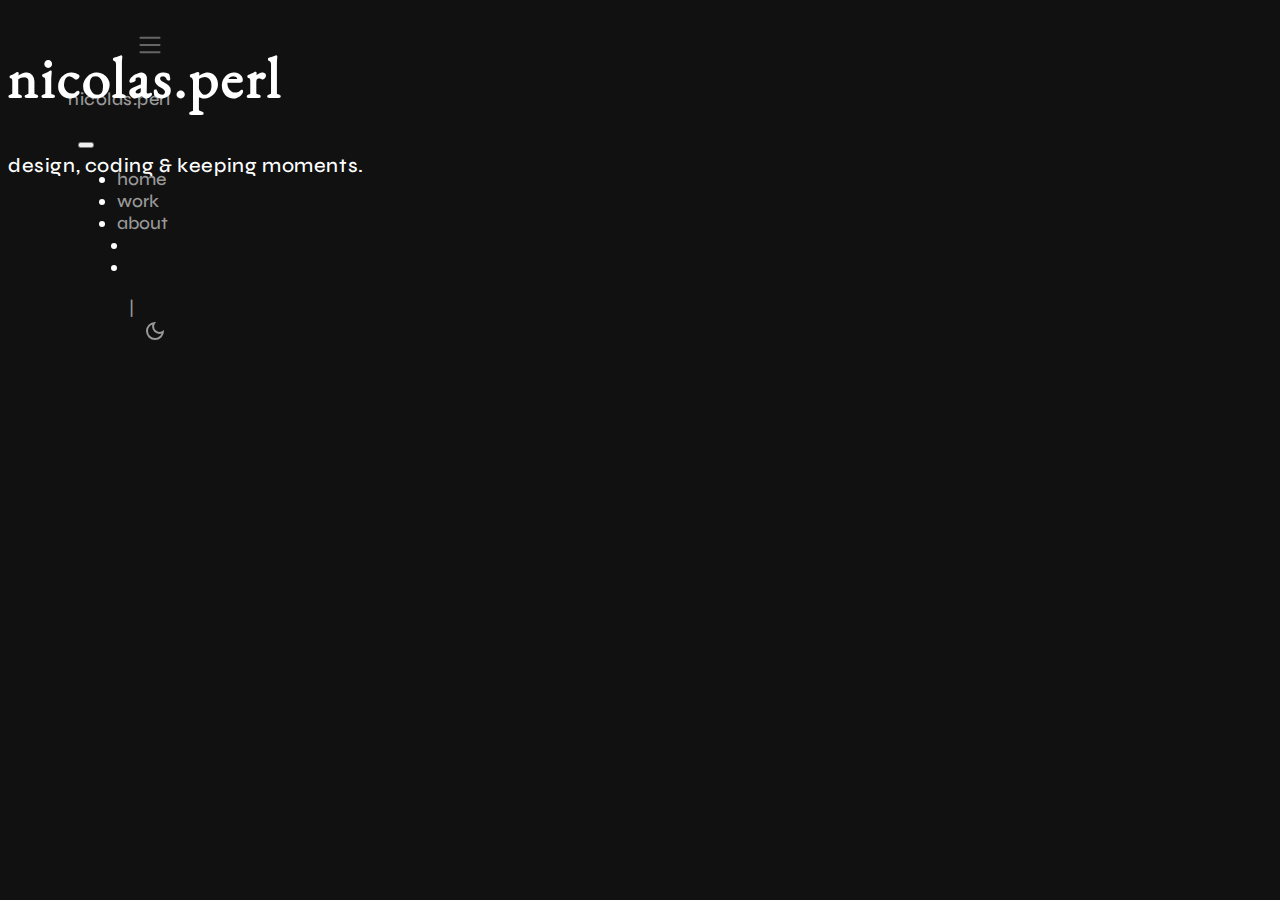
<file: index.html>
<!DOCTYPE html>
<html lang="en" class="html-noScroll">

<head>
  <!-- Title-->
  <title>nicolas.perl</title>

  <!-- SEO Stuff-->
  <meta name="description" content="Hello there! I'm Nicolas, a passionate hobby photographer, graduate engineering student, and software developer hailing from Austria. ">
  <meta name="keywords" content="Nicolas Perl, photographer, engineering student, software developer">
  <meta name="author" content="Nicolas Perl">

  <!-- Bootstrap -->
  <meta name="viewport" content="width=device-width, initial-scale=1">
  <link href="https://cdn.jsdelivr.net/npm/bootstrap@5.0.1/dist/css/bootstrap.min.css" rel="stylesheet"
      integrity="sha384-+0n0xVW2eSR5OomGNYDnhzAbDsOXxcvSN1TPprVMTNDbiYZCxYbOOl7+AMvyTG2x" crossorigin="anonymous">
  
  <!-- Animate.css Implementation -->
  <link rel="stylesheet" href="https://cdnjs.cloudflare.com/ajax/libs/animate.css/4.1.1/animate.min.css" />

  <!-- External Stylesheet -->
  <link rel="stylesheet" type="text/css" href="/css/style.css" media="screen"/>
  <link rel="stylesheet" type="text/css" href="/css/style_mobile.css" media="screen and (min-width: 300px)"/>
  <link rel="stylesheet" type="text/css" href="/css/style_desktop.css" media="screen and (min-width: 992px)"/>
</head>

<body>
  <!-- Start Navbar -->
  <header>
    <nav class="navbar navbar-expand-md fixed-top p-md-3">
        <p class="iconText index-nav hide-on-mobile">nicolas.perl</p> 
        <button class="navbar-toggler" type="button" data-bs-toggle="collapse" data-bs-target="#navbarResponsive"
        aria-controls="navbarResponsive" aria-expanded="false" aria-label="Toggle navigation">
        <span class="navbar-toggler-icon"></span>
        </button>
        <div class="collapse navbar-collapse" id="navbarResponsive">
          <ul class="navbar-nav ms-auto text-center navbar-right">
            <li class="nav-item">
              <a class="nav-link" href="/" data-bs-target=".navbar-collapse.show">home</a>
            </li>
            <li class="nav-item">
              <a class="nav-link" href="/html/work.html" data-bs-target=".navbar-collapse.show">work</a>
            </li>
            <li class="nav-item">
              <a class="nav-link" href="/html/about.html" data-bs-target=".navbar-collapse.show">about</a>
            </li>
            <li class="nav-item ml-5">
              <span class="divider">|</span >
            </li>
            <li class="nav-item ml-5">
              <button id="theme-toggle" class="mode-switch ml-10 divider">
                <img id="theme-icon" src="/images/icons/moon.svg" alt="Toggle Dark Mode" />
                <img id="theme-icon-filled" src="/images/icons/moon_filled.svg" alt="Toggle Dark Mode" class="hidden" />
            </button>
            </li>
          </ul>
        </div>
    </nav>
</header>

  <!-- Start Title Section -->
  <div class="section-title d-flex justify-content-center align-items-center">
    <div class="container col text-center">
      <h1 class="title animate__animated animate__fadeIn">
        nicolas.perl
      </h1>
      <h2 class="slogan animate__animated animate__fadeInUp">
        design, coding & keeping moments.
      </h2 >
    </div >
  </div>

  <!-- Scripts -->
  <script defer src="https://cdn.jsdelivr.net/npm/bootstrap@5.0.1/dist/js/bootstrap.bundle.min.js"
      integrity="sha384-gtEjrD/SeCtmISkJkNUaaKMoLD0//ElJ19smozuHV6z3Iehds+3Ulb9Bn9Plx0x4" crossorigin="anonymous"></script>
  <script defer src="/theme-toggle.js"></script>
</body>

</html>
</file>
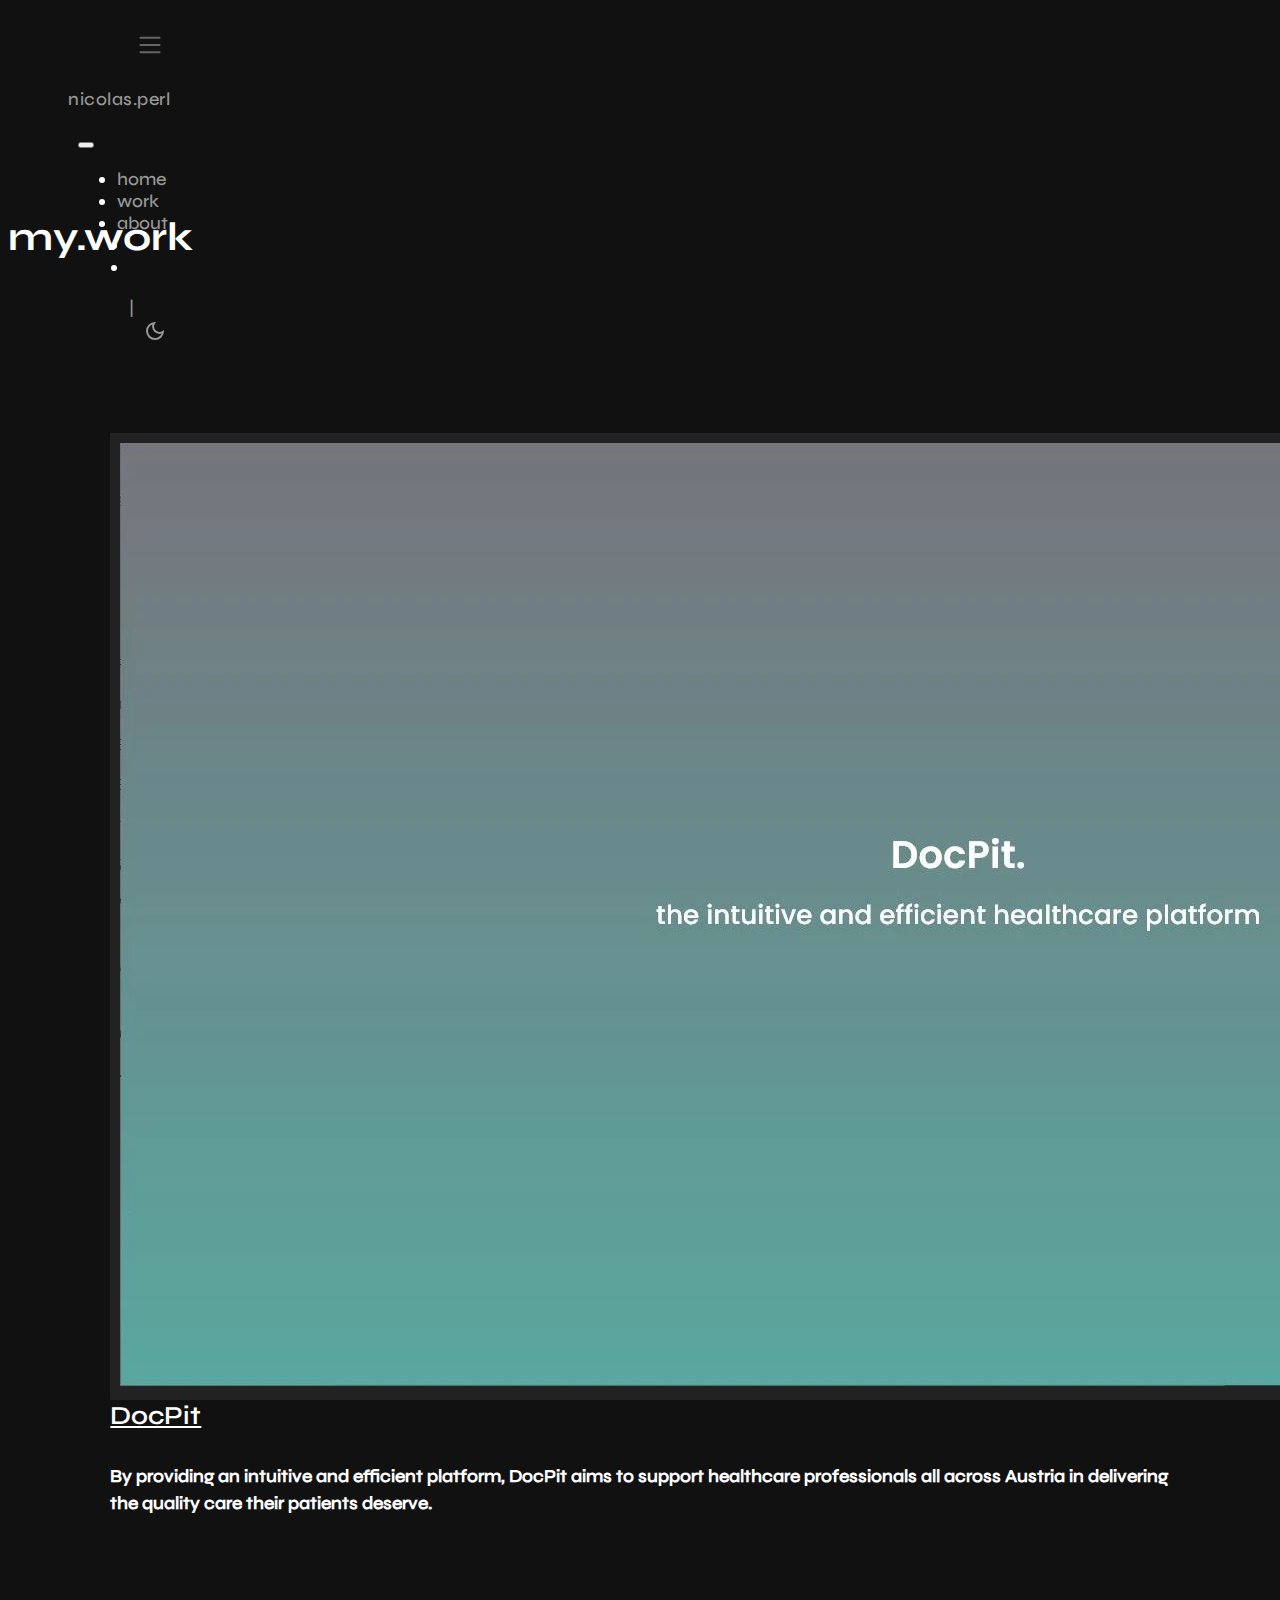
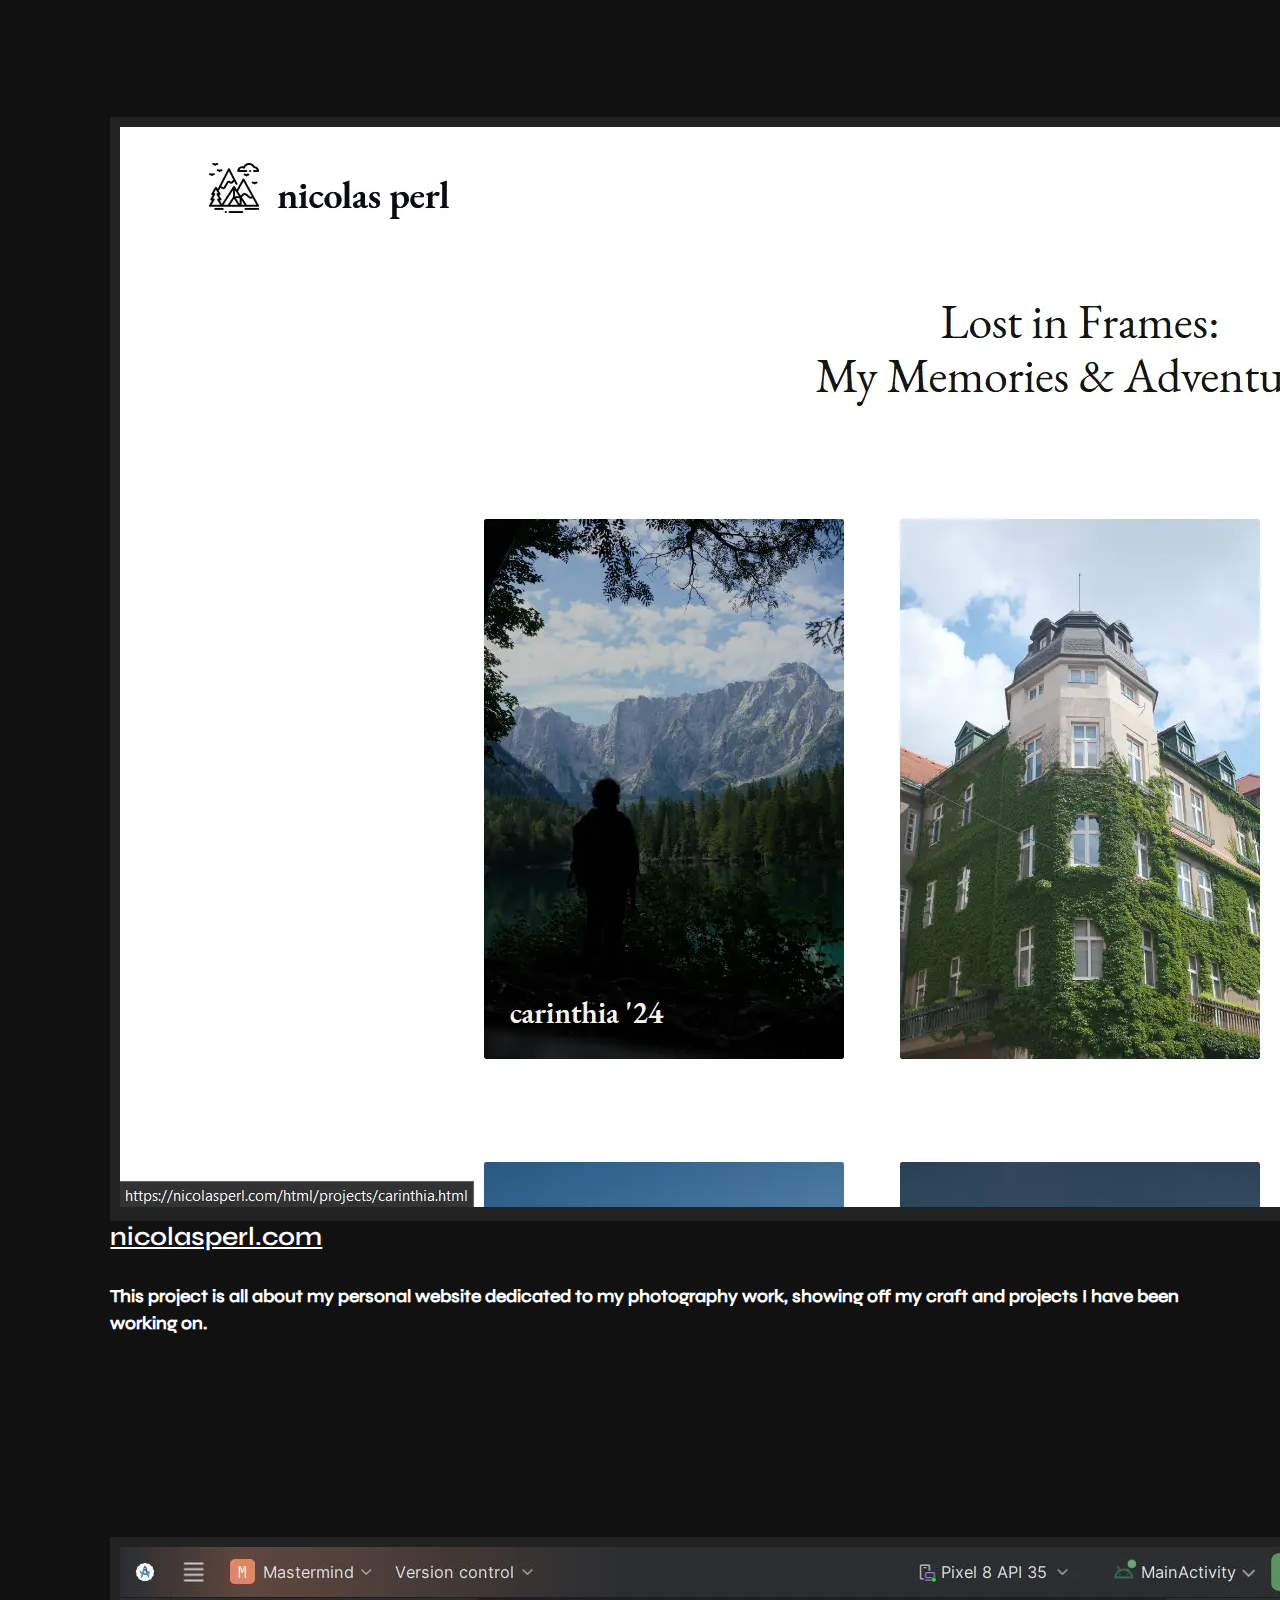
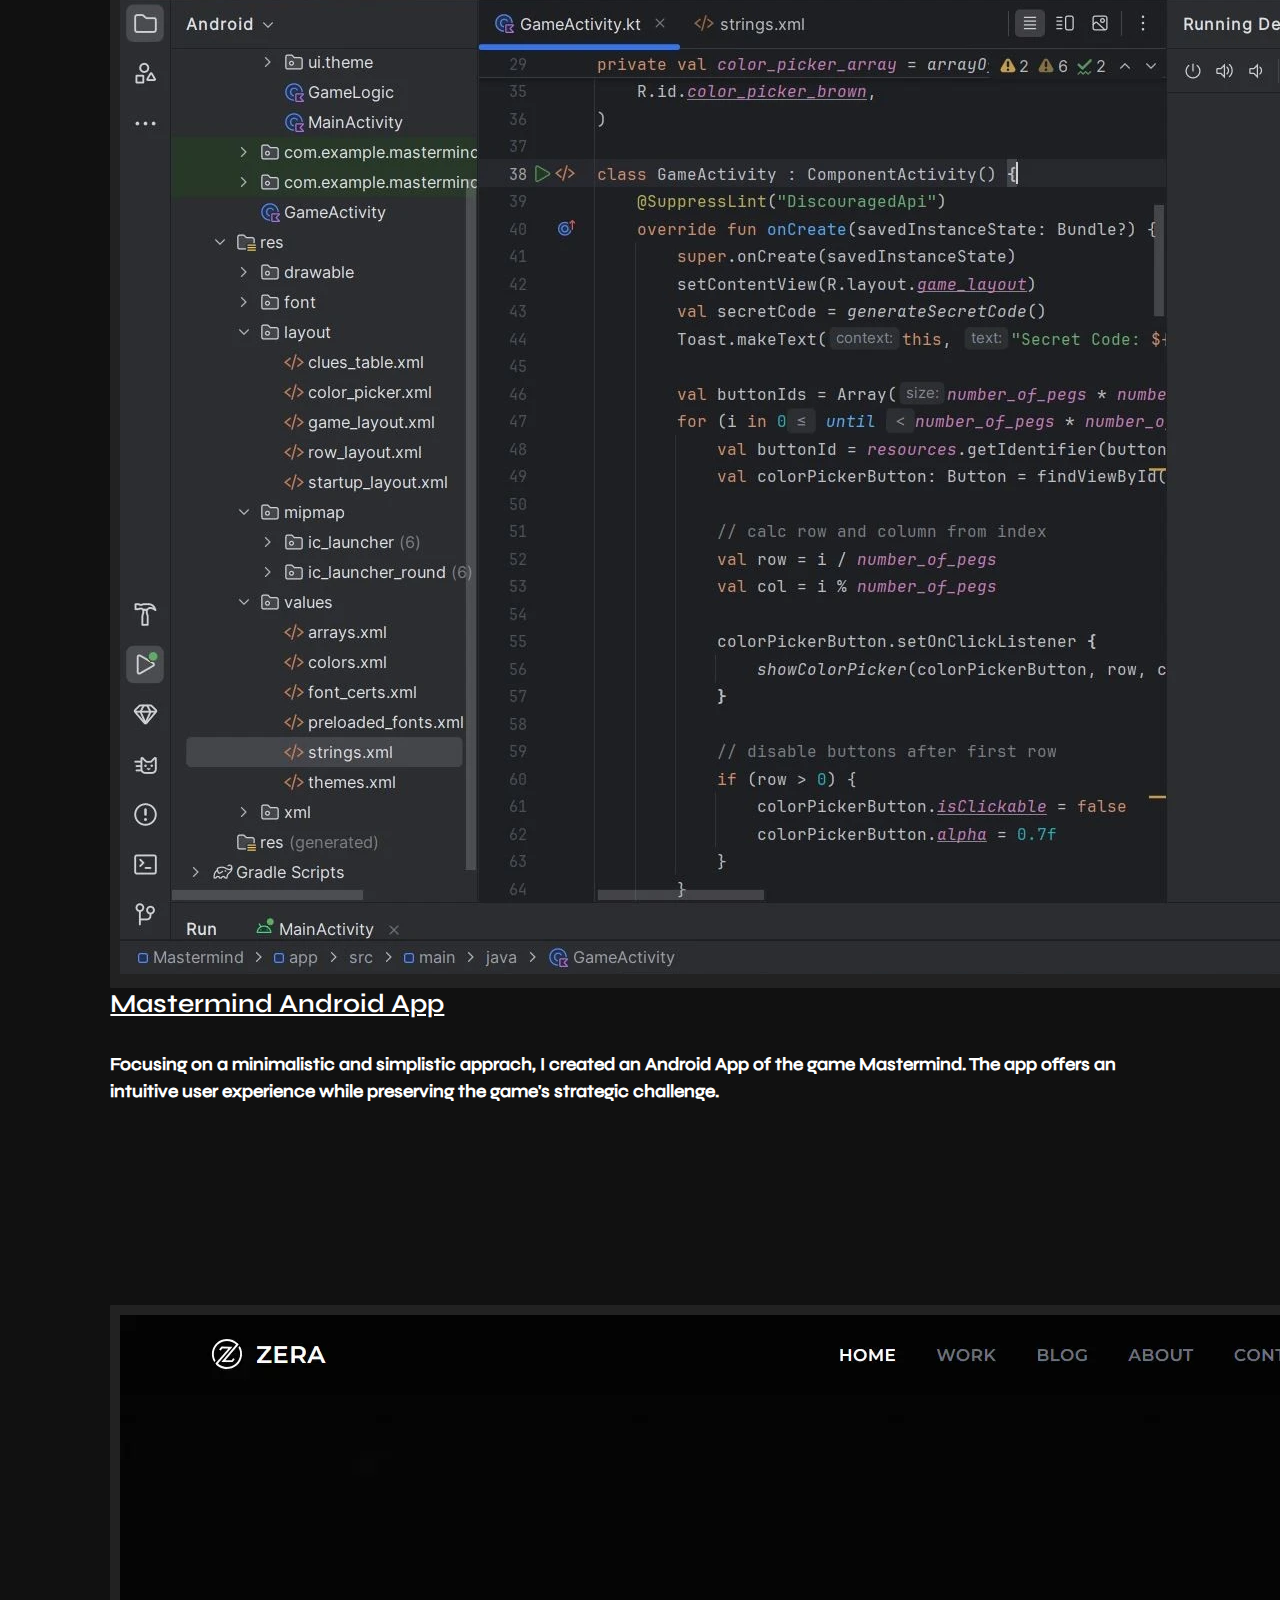
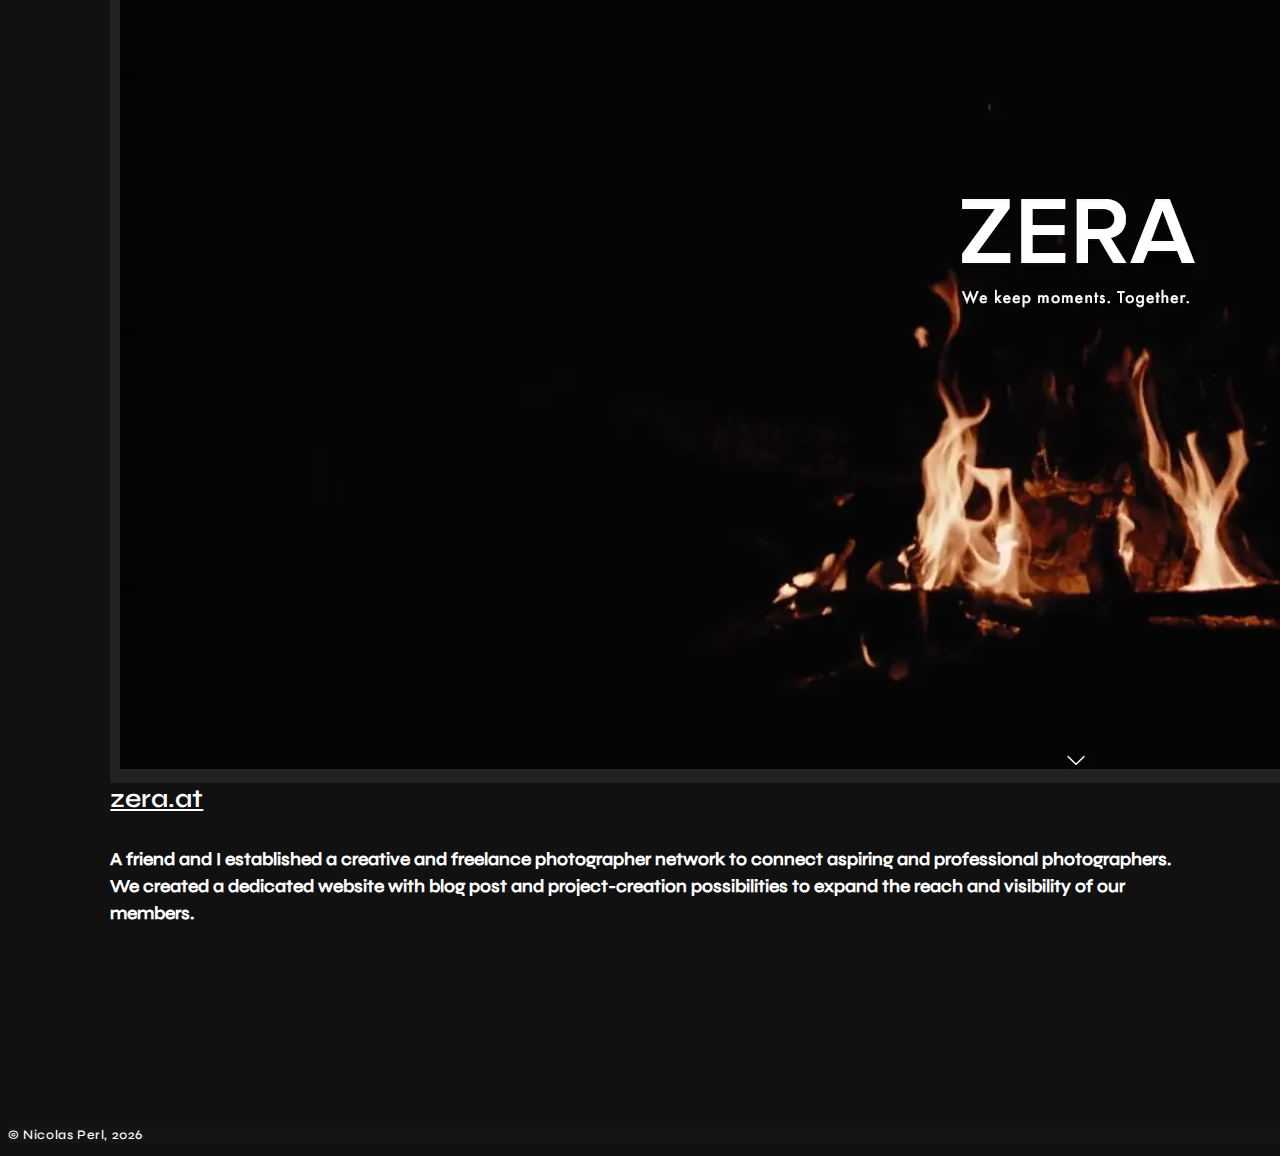
<file: html/work.html>
<!DOCTYPE html>
<html lang="en" class="html-noScroll">

<head>
  <!-- Title-->
  <title>nicolas.perl - work</title>

  <!-- SEO Stuff-->
  <meta name="description" content="Hello there! I'm Nicolas, a passionate hobby photographer, graduate engineering student, and software developer hailing from Austria. ">
  <meta name="keywords" content="Nicolas Perl, photographer, engineering student, software developer">
  <meta name="author" content="Nicolas Perl">

  <!-- Bootstrap -->
  <meta name="viewport" content="width=device-width, initial-scale=1">
  <link href="https://cdn.jsdelivr.net/npm/bootstrap@5.0.1/dist/css/bootstrap.min.css" rel="stylesheet"
      integrity="sha384-+0n0xVW2eSR5OomGNYDnhzAbDsOXxcvSN1TPprVMTNDbiYZCxYbOOl7+AMvyTG2x" crossorigin="anonymous">
  
  <!-- Animate.css Implementation -->
  <link rel="stylesheet" href="https://cdnjs.cloudflare.com/ajax/libs/animate.css/4.1.1/animate.min.css" />

  <!-- External Stylesheet -->
  <link rel="stylesheet" type="text/css" href="/css/style.css" media="screen"/>
    <link rel="stylesheet" type="text/css" href="/css/style_mobile.css" media="screen and (min-width: 300px)"/>
  <link rel="stylesheet" type="text/css" href="/css/style_desktop.css" media="screen and (min-width: 992px)"/>
</head>

<body>
  <!-- Start Navbar -->
  <header>
    <nav class="navbar navbar-expand-md fixed-top p-md-3">
        <p class="iconText index-nav hide-on-mobile">nicolas.perl</p> 
        <button class="navbar-toggler" type="button" data-bs-toggle="collapse" data-bs-target="#navbarResponsive"
        aria-controls="navbarResponsive" aria-expanded="false" aria-label="Toggle navigation">
        <span class="navbar-toggler-icon"></span>
        </button>
        <div class="collapse navbar-collapse" id="navbarResponsive">
          <ul class="navbar-nav ms-auto text-center navbar-right">
            <li class="nav-item">
              <a class="nav-link" href="/" data-bs-target=".navbar-collapse.show">home</a>
            </li>
            <li class="nav-item">
              <a class="nav-link" href="/html/work.html" data-bs-target=".navbar-collapse.show">work</a>
            </li>
            <li class="nav-item">
              <a class="nav-link" href="/html/about.html" data-bs-target=".navbar-collapse.show">about</a>
            </li>
            <li class="nav-item ml-5">
              <span class="divider">|</span >
            </li>
            <li class="nav-item ml-5">
              <button id="theme-toggle" class="mode-switch ml-10 divider">
                <img id="theme-icon" src="/images/icons/moon.svg" alt="Toggle Dark Mode" />
                <img id="theme-icon-filled" src="/images/icons/moon_filled.svg" alt="Toggle Dark Mode" class="hidden" />
            </button>
            </li>
          </ul>
        </div>
    </nav>
</header>

  <!-- Start Title Section -->
  <div class="aboutPage justify-content-center align-items-center">
    <div class="text-center">
      <h2 class="workTitle animate__animated animate__fadeIn">
        my.work
      </h2>
      <div class="work-container">
        <div class="row d-flex gx-5 align-items-stretch">
          <div class="col-md-1"></div>
          <div class="col-md-4 text-center">
            <a href="/html/work/docpit.html">
              <div class="work-image-container">
                <img src="/images/docpit.webp" alt="Docpit" class="img-fluid" />
              </div>
            </a> 
          </div>
          <!-- Center Column (Text Content) -->
          <div class="col-md-6 text-center">    
            <h2 class="workHeading"> <a href="/html/work/docpit.html" class="workProjectLink">DocPit</a></h2>
            <h2 class="workText">
              By providing an intuitive and efficient platform, 
              DocPit aims to support healthcare professionals all across Austria in delivering the quality care their patients deserve.
          </div>
          <div class="col-md-1">
          </div>
        </div>
      </div>
      <div class="work-container">
        <div class="row d-flex align-items-stretch">
          <div class="col-md-1 order-md-3"></div>
          <!-- Center Column (Text Content) -->
          <div class="col-md-4 text-center order-md-2">
            <a href="/html/work/personalWebsite.html">
              <div class="work-image-container">
                <img src="/images/projects/website_1.webp" alt="Nicolas Perl" class="img-fluid" />
              </div>
            </a> 
          </div>
          <div class="col-md-6 text-center order-md-1">
            <h2 class="workHeading"> <a href="/html/work/personalWebsite.html" class="workProjectLink">nicolasperl.com</a></h2>
            <h2 class="workText">
              This project is all about my personal website dedicated to my photography work, showing off my craft and projects I have been working on.
          </div>
          <div class="col-md-1">
          </div>
        </div>
      </div>
      <div class="work-container">
        <div class="row d-flex gx-5 align-items-stretch">
          <div class="col-md-1"></div>
          <div class="col-md-4 text-center">
            <a href="/html/work/mastermind.html">
              <div class="work-image-container">
                <img src="/images/mastermind.webp" alt="Android App" class="img-fluid" />
              </div>
            </a> 
          </div>
          <!-- Center Column (Text Content) -->
          <div class="col-md-6 text-center">
            <h2 class="workHeading"> <a href="/html/work/mastermind.html" class="workProjectLink">Mastermind Android App</a></h2>
            <h2 class="workText">
              Focusing on a minimalistic and simplistic apprach, I created an Android App of the game Mastermind.
              The app offers an intuitive user experience while preserving the game's strategic challenge.
          </div>
          <div class="col-md-1">
          </div>
        </div>
      </div>
      <div class="work-container">
        <div class="row d-flex align-items-stretch">
          <div class="col-md-1 order-md-3"></div>
          <!-- Center Column (Text Content) -->
          <div class="col-md-4 text-center order-md-2">
            <a href="https://zera.at">
              <div class="work-image-container">
                <img src="/images/zera.webp" alt="Personal Website" class="img-fluid"/> 
              </div>
            </a> 
          </div>
          <div class="col-md-6 text-center order-md-1">
            <h2 class="workHeading"> <a href="https://zera.at" class="workProjectLink">zera.at</a></h2>
            <h2 class="workText">
              A friend and I established a creative and freelance photographer network to connect 
              aspiring and professional photographers. We created a dedicated website with blog post and project-creation possibilities to expand the reach and visibility of our members.
          </div>
          <div class="col-md-1">
          </div>
        </div>
      </div>
      <footer class="footer text-center text-white mt-1">
        <div class="text-center p-3 footer-content">
          <p class="mb-0">
            &copy; Nicolas Perl,
            <script>
              document.write(new Date().getFullYear());
            </script>
          </p>
        </div>
      </footer>
    </div>

  <!-- Scripts -->
  <script defer src="https://cdn.jsdelivr.net/npm/bootstrap@5.0.1/dist/js/bootstrap.bundle.min.js"
      integrity="sha384-gtEjrD/SeCtmISkJkNUaaKMoLD0//ElJ19smozuHV6z3Iehds+3Ulb9Bn9Plx0x4" crossorigin="anonymous"></script>
  <script defer src="/theme-toggle.js"></script>
</body>

</html>
</file>
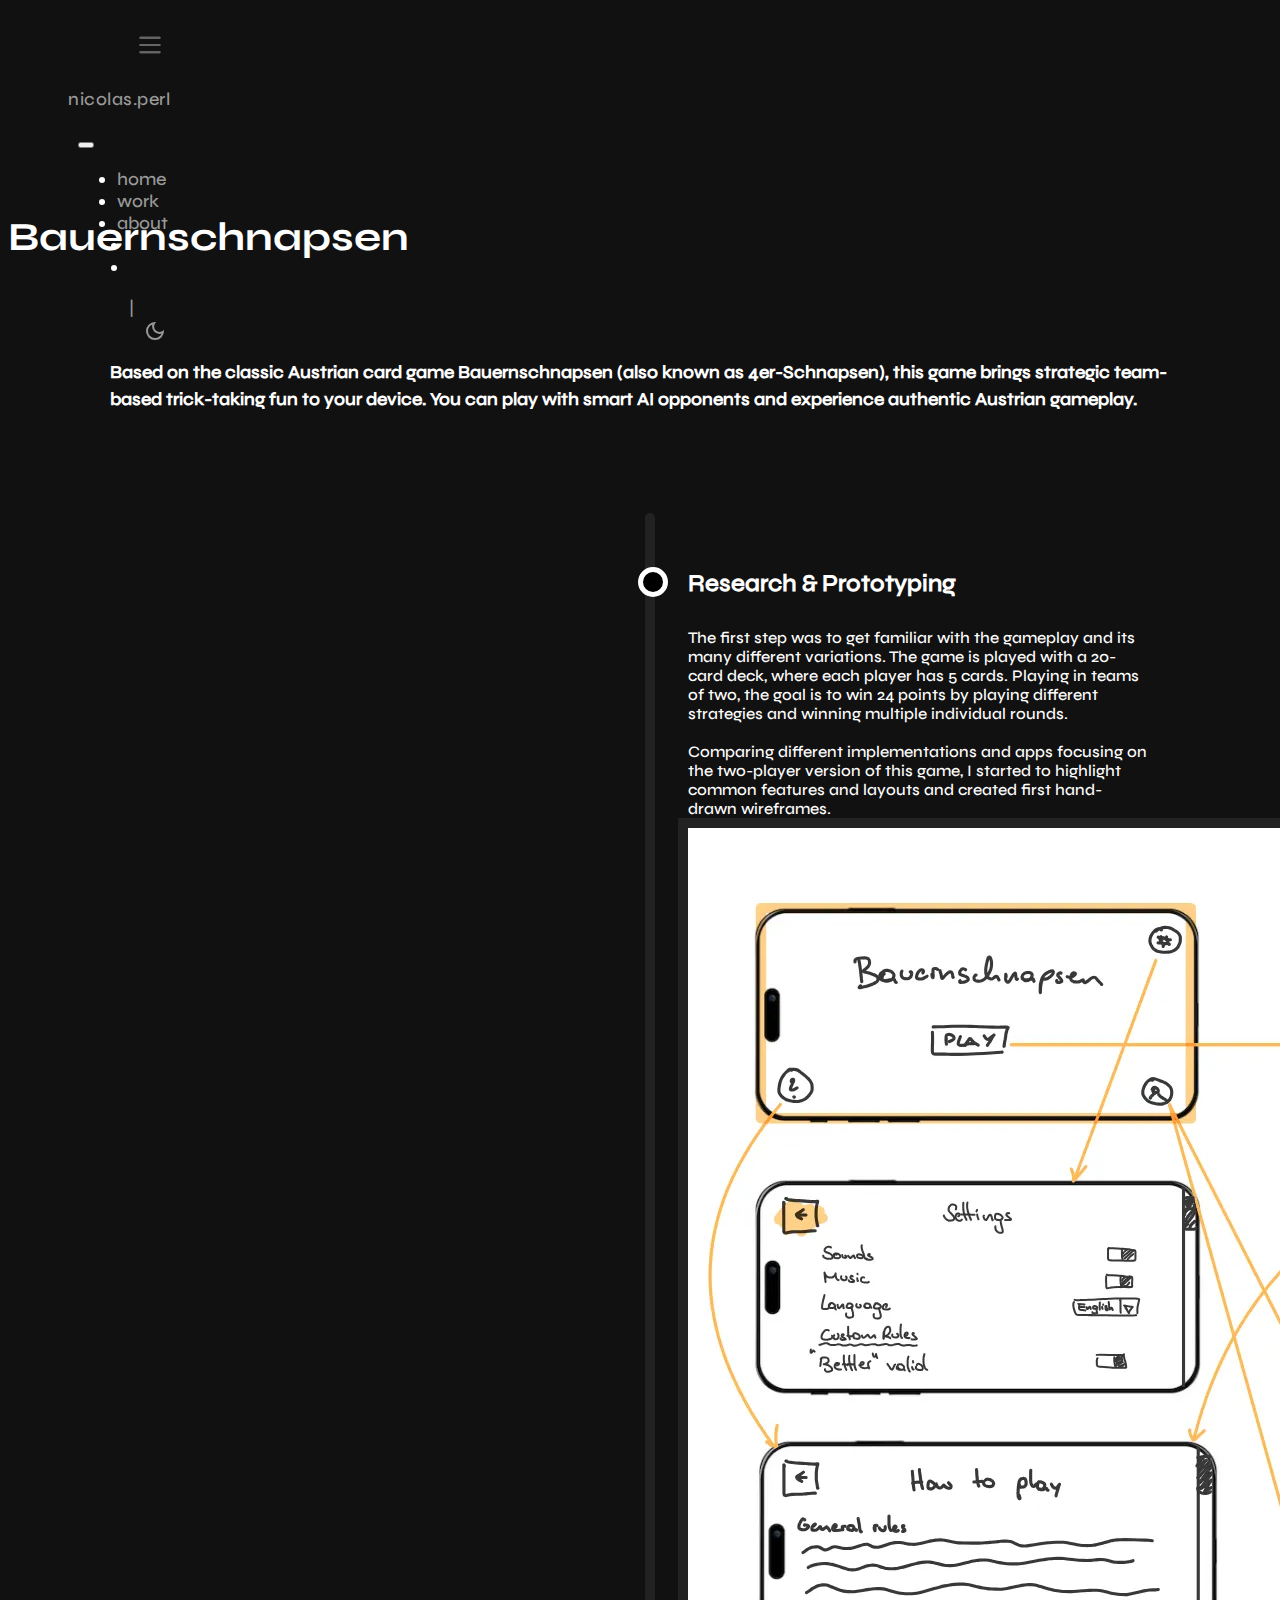
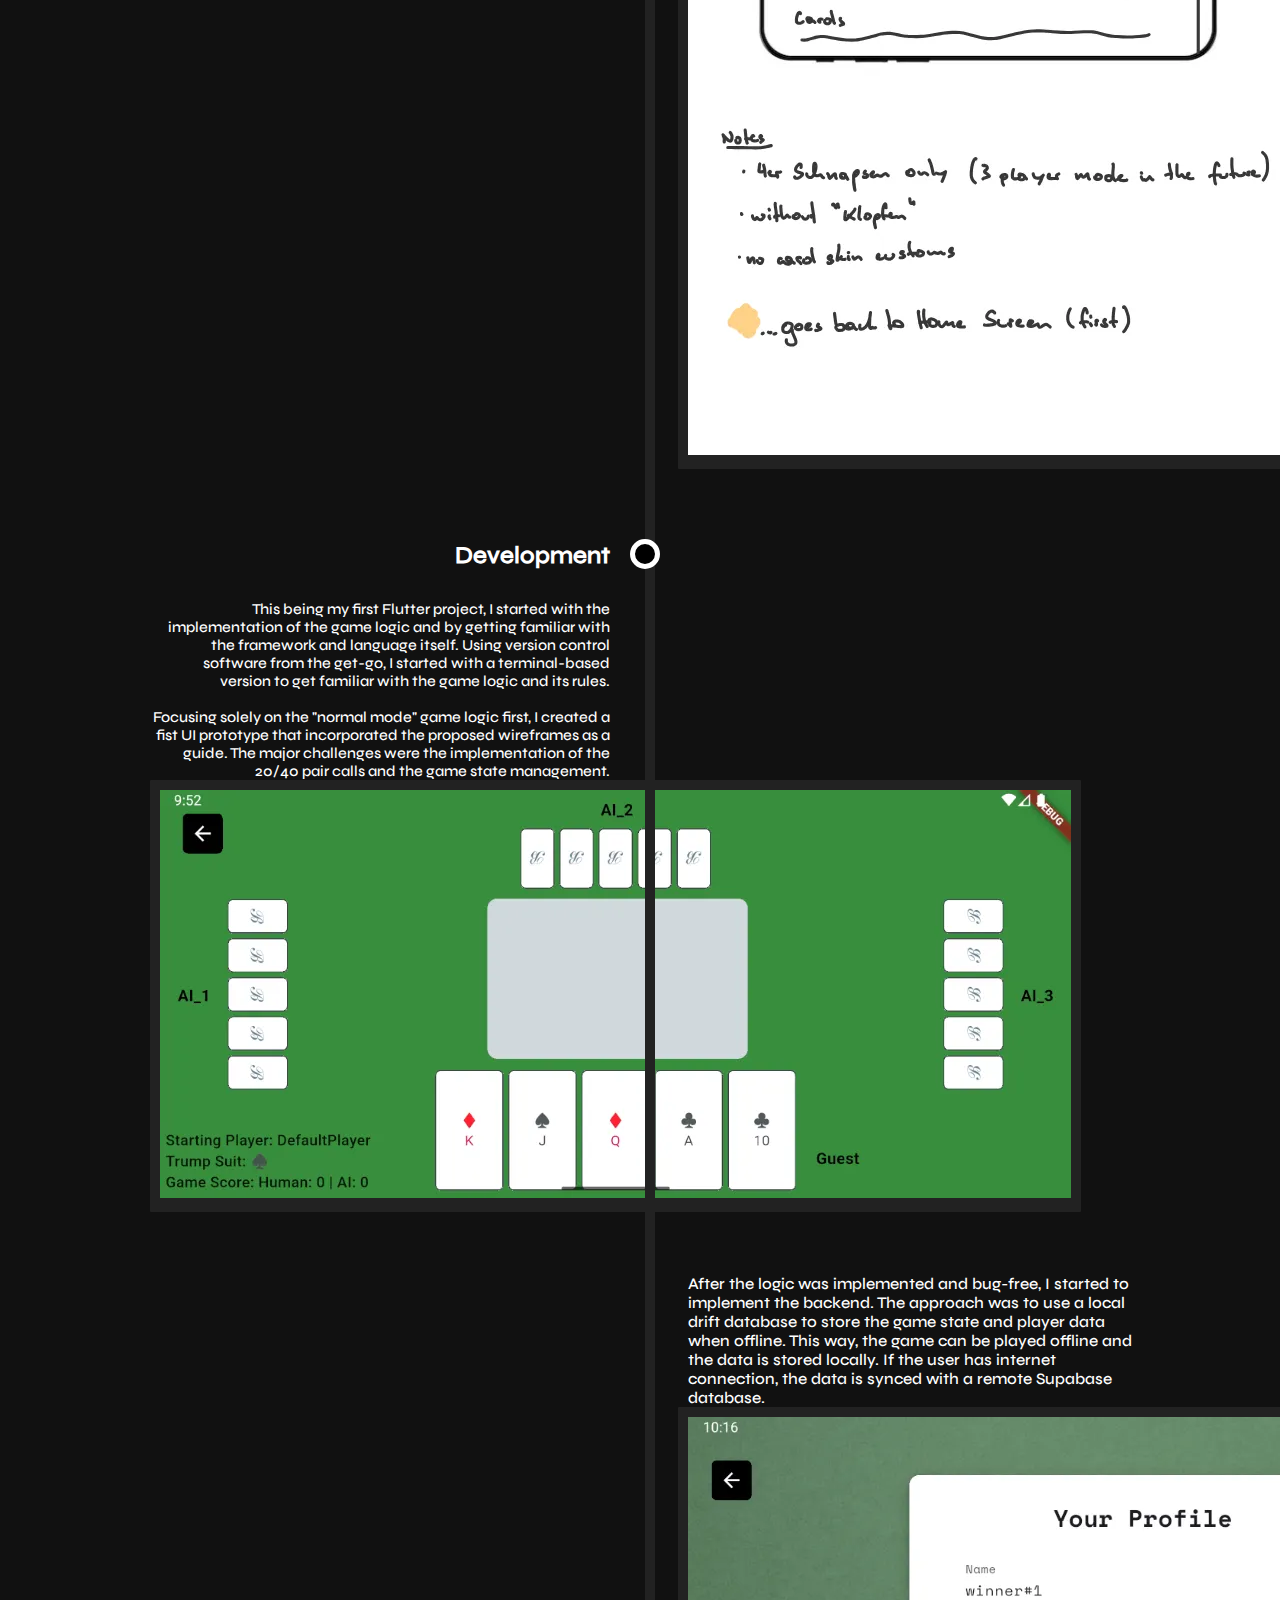
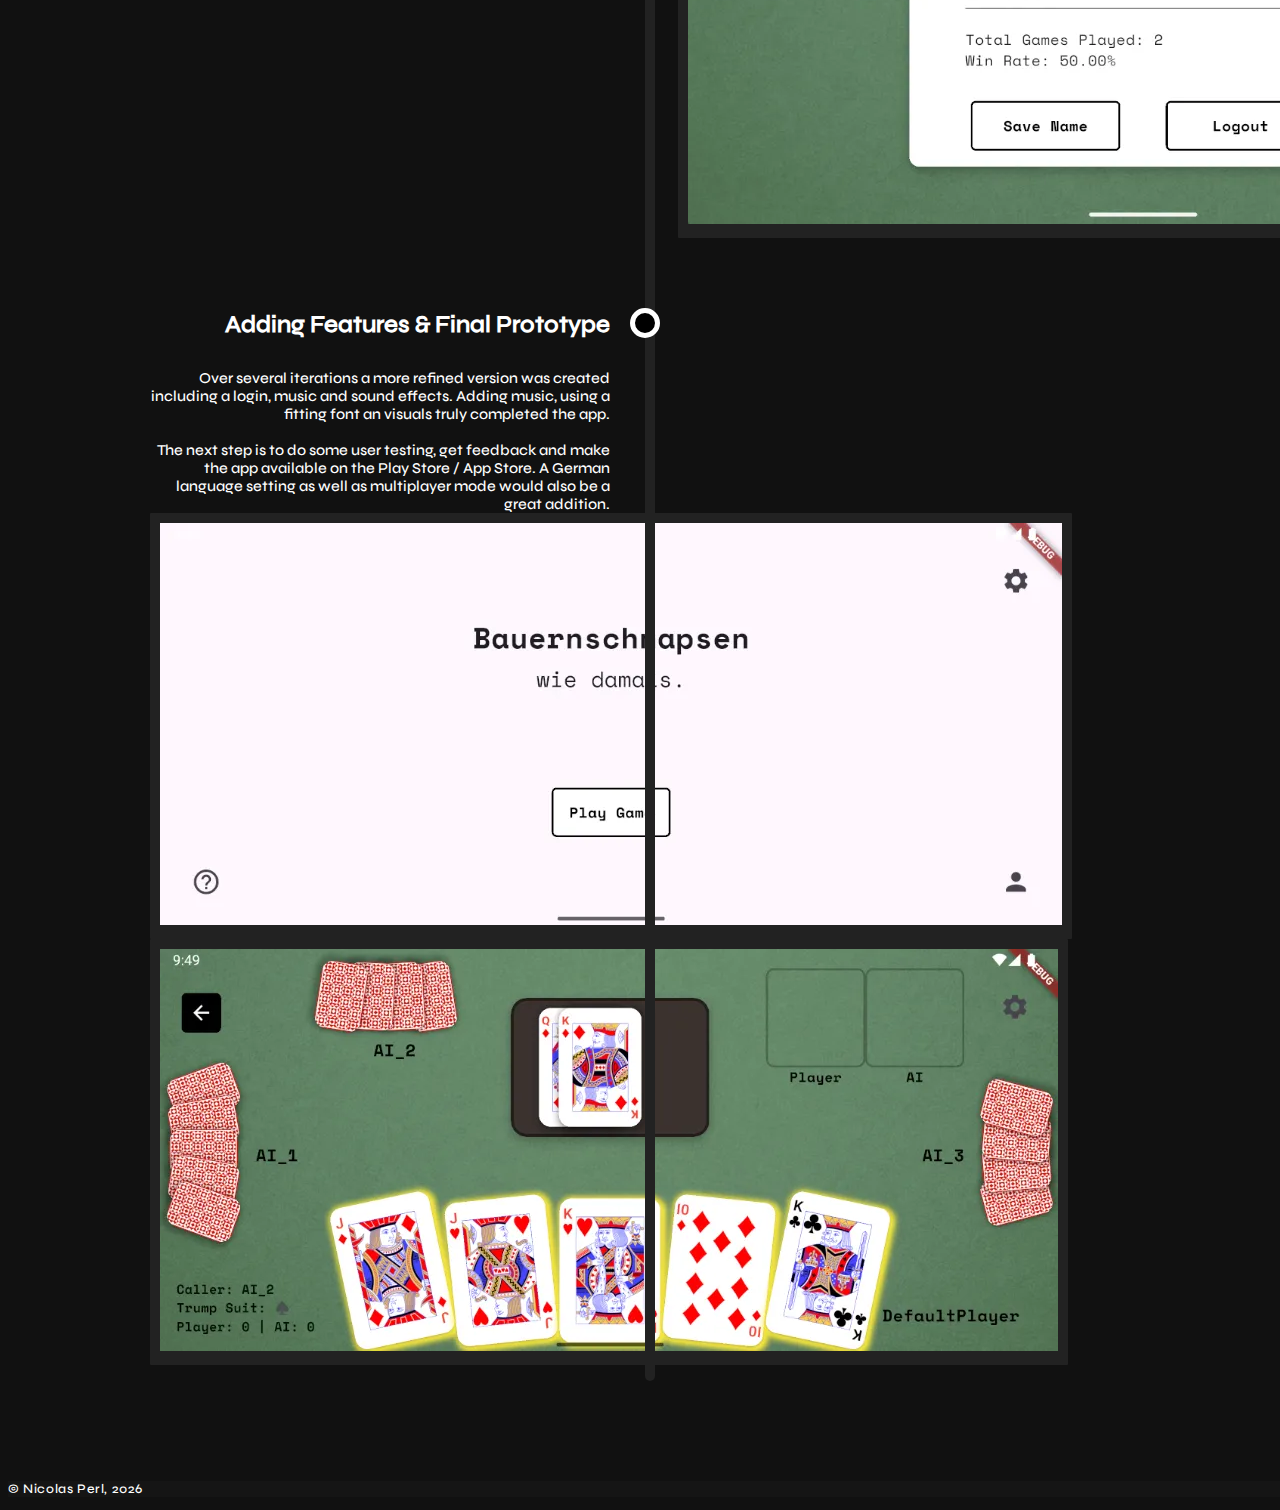
<file: html/work/bauernschnapsen.html>
<!DOCTYPE html>
<html lang="en" class="html-noScroll">

<head>
  <!-- Title-->
  <title>nicolas.perl</title>

  <!-- SEO Stuff-->
  <meta name="description" content="Hello there! I'm Nicolas, a passionate hobby photographer, graduate engineering student, and software developer hailing from Austria. ">
  <meta name="keywords" content="Nicolas Perl, photographer, engineering student, software developer">
  <meta name="author" content="Nicolas Perl">

  <!-- Bootstrap -->
  <meta name="viewport" content="width=device-width, initial-scale=1">
  <link href="https://cdn.jsdelivr.net/npm/bootstrap@5.0.1/dist/css/bootstrap.min.css" rel="stylesheet"
      integrity="sha384-+0n0xVW2eSR5OomGNYDnhzAbDsOXxcvSN1TPprVMTNDbiYZCxYbOOl7+AMvyTG2x" crossorigin="anonymous">
  
  <!-- Animate.css Implementation -->
  <link rel="stylesheet" href="https://cdnjs.cloudflare.com/ajax/libs/animate.css/4.1.1/animate.min.css" />

  <!-- External Stylesheet -->
  <link rel="stylesheet" type="text/css" href="/css/style.css" media="screen"/>
  <link rel="stylesheet" type="text/css" href="/css/style_mobile.css" media="screen and (min-width: 300px)"/>
  <link rel="stylesheet" type="text/css" href="/css/style_desktop.css" media="screen and (min-width: 992px)"/>
</head>

<body>
  <!-- Start Navbar -->
  <header>
    <nav class="navbar navbar-expand-md fixed-top p-md-3">
        <p class="iconText index-nav hide-on-mobile">nicolas.perl</p> 
        <button class="navbar-toggler" type="button" data-bs-toggle="collapse" data-bs-target="#navbarResponsive"
        aria-controls="navbarResponsive" aria-expanded="false" aria-label="Toggle navigation">
        <span class="navbar-toggler-icon"><img src="/images/icons/menu.svg" alt=""></span>
        </button>
        <div class="collapse navbar-collapse" id="navbarResponsive">
          <ul class="navbar-nav ms-auto text-center navbar-right">
            <li class="nav-item">
              <a class="nav-link" href="/" data-bs-target=".navbar-collapse.show">home</a>
            </li>
            <li class="nav-item">
              <a class="nav-link" href="/html/work.html" data-bs-target=".navbar-collapse.show">work</a>
            </li>
            <li class="nav-item">
              <a class="nav-link" href="/html/about.html" data-bs-target=".navbar-collapse.show">about</a>
            </li>
            <li class="nav-item ml-5">
              <span class="divider">|</span >
            </li>
            <li class="nav-item ml-5">
              <button id="theme-toggle" class="mode-switch ml-10 divider">
                <img id="theme-icon" src="/images/icons/moon.svg" alt="Toggle Dark Mode" />
                <img id="theme-icon-filled" src="/images/icons/moon_filled.svg" alt="Toggle Dark Mode" class="hidden" />
            </button>
            </li>
          </ul>
        </div>
    </nav>
</header>

  <!-- Start Title Section -->
  <div class="aboutPage justify-content-center align-items-center">
    <div class="text-center">
      <h2 class="aboutTitle animate__animated animate__fadeIn">
        Bauernschnapsen
      </h2>
      <div class="about-container">
        <div class="row d-flex align-items-stretch">
          <!-- Left Column (Optional Image) -->
          <div class="col-md-3 text-center"></div>
          <!-- Center Column (Text Content) -->
          <div class="col-md-6 text-center">
            <h2 class="aboutText animate__animated animate__fadeIn">
                Based on the classic Austrian card game Bauernschnapsen (also known as 4er-Schnapsen), 
                this game brings strategic team-based trick-taking fun to your device. 
                You can play with smart AI opponents and experience authentic Austrian gameplay.     
          </div>
          <!-- Right Column (Optional Image) -->
          <div class="col-md-3 text-center">
          </div>
        </div>
      </div>
    </div> 
        
    <!-- The Timeline -->
    <ul class="timeline">
      <li>
        <div class="direction-r">
          <div class="flag-wrapper">
            <span class="flag prjHeading">Research & Prototyping</span>
          </div>
          <div class="prjText-r">
            The first step was to get familiar with the gameplay and its many different variations.
            The game is played with a 20-card deck, where each player has 5 cards.
            Playing in teams of two, the goal is to win 24 points by playing different strategies and winning multiple individual rounds.
            <br><br>
            Comparing different implementations and apps focusing on the two-player version of this game, I started to highlight common features and layouts and created first hand-drawn wireframes.
          </div>
          <div class="text-center pt-5">
            <div class="work-image-container">
              <img src="/images/projects/schnapsen/schnapsenWireframe.webp" class="img-fluid" />
            </div>
          </div>
        </div>
      </li>

      <li>
        <div class="direction-l">
          <div class="flag-wrapper">
            <span class="flag prjHeading">Development</span>
          </div>
          <div class="prjText-l">
            This being my first Flutter project, I started with the implementation of the game logic and by getting familiar with the framework and language itself.
            Using version control software from the get-go, I started with a terminal-based version to get familiar with the game logic and its rules.
            <br><br>
            Focusing solely on the "normal mode" game logic first, I created a fist UI prototype that incorporated the proposed wireframes as a guide.
            The major challenges were the implementation of the 20/40 pair calls and the game state management.
          </div>
          <div class="text-center pt-5">
            <div class="work-image-container">
              <img src="/images/projects/schnapsen/schnapsenOld.webp" class="img-fluid" />
            </div>
          </div>
        </div>
      </li>

      <li>
        <div class="direction-r">
          <div class="prjText-r">
            After the logic was implemented and bug-free, I started to implement the backend.
            The approach was to use a local drift database to store the game state and player data when offline.
            This way, the game can be played offline and the data is stored locally.
            If the user has internet connection, the data is synced with a remote Supabase database.
          </div>
          <div class="text-center pt-5">
            <div class="work-image-container">
              <img src="/images/projects/schnapsen/schnapsenLogin.webp" class="img-fluid" />
            </div>
          </div>
        </div>
      </li>

        <li>
            <div class="direction-l">
            <div class="flag-wrapper">
                <span class="flag prjHeading">Adding Features & Final Prototype</span>
            </div>
            <div class="prjText-l">
                Over several iterations a more refined version was created including a login, music and sound effects.
                Adding music, using a fitting font an visuals truly completed the app.
                <br><br>
                The next step is to do some user testing, get feedback and make the app available on the Play Store / App Store.
                A German language setting as well as multiplayer mode would also be a great addition.
            </div>
            <div class="text-center pt-5">
                <div class="work-image-container">
                <img src="/images/projects/schnapsen/schnapsen2.webp" class="img-fluid" />
                </div>
            </div>
            <div class="text-center pt-5">
                <div class="work-image-container">
                <img src="/images/projects/schnapsen/schnapsen.webp" class="img-fluid" />
                </div>
            </div>
            </div>
        </li>
    </ul>



    <footer class="footer text-center text-white mt-1">
      <div class="text-center p-3 footer-content">
        <p class="mb-0">
          &copy; Nicolas Perl,
          <script>
            document.write(new Date().getFullYear());
          </script>
        </p>
      </div>
    </footer>
  </div>

  <div id="imageModal" class="modal" style="display:none;">
    <span class="close" id="closeModal"></span>
    <img class="modal-content" id="modalImg">
  </div>

  <!-- Scripts -->
  <script defer src="https://cdn.jsdelivr.net/npm/bootstrap@5.0.1/dist/js/bootstrap.bundle.min.js"
      integrity="sha384-gtEjrD/SeCtmISkJkNUaaKMoLD0//ElJ19smozuHV6z3Iehds+3Ulb9Bn9Plx0x4" crossorigin="anonymous"></script>
  <script defer src="/theme-toggle.js"></script>
  <script defer src="/image-viewer.js"></script>
</body>

</html>
</file>
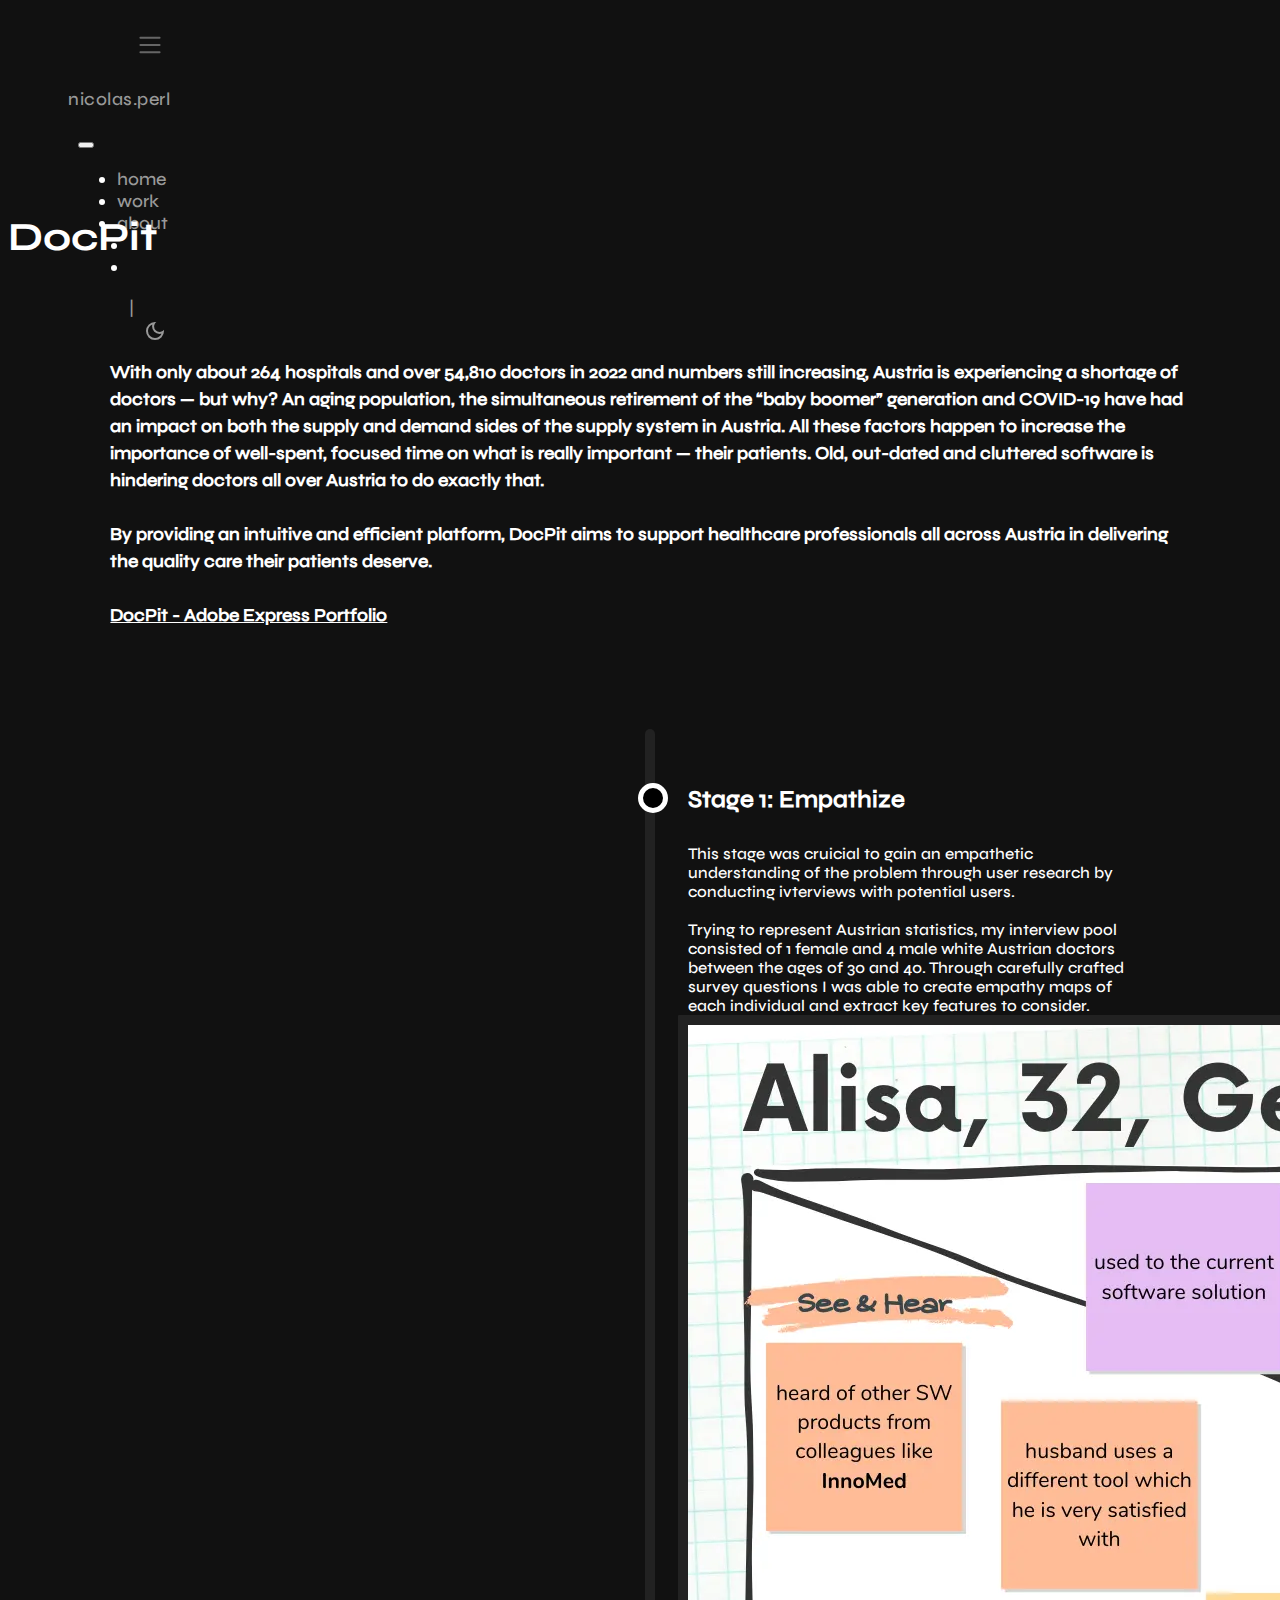
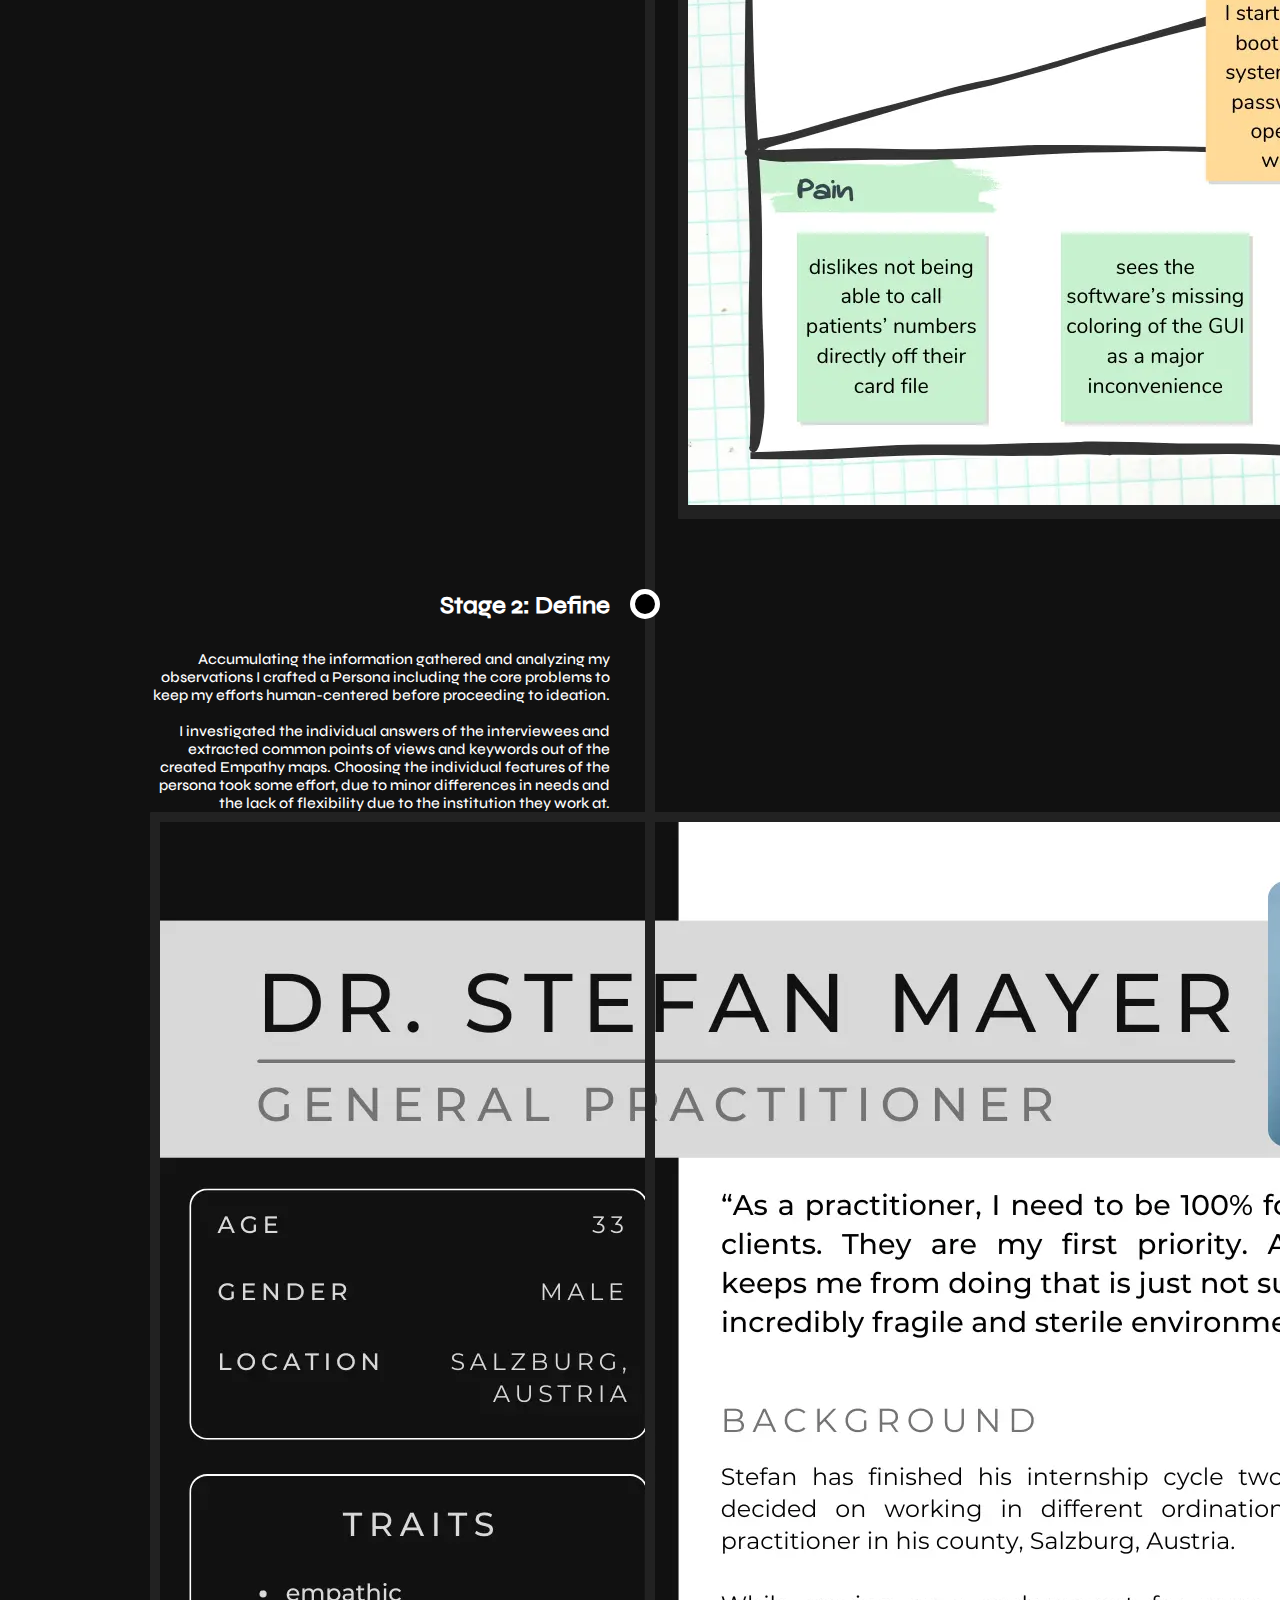
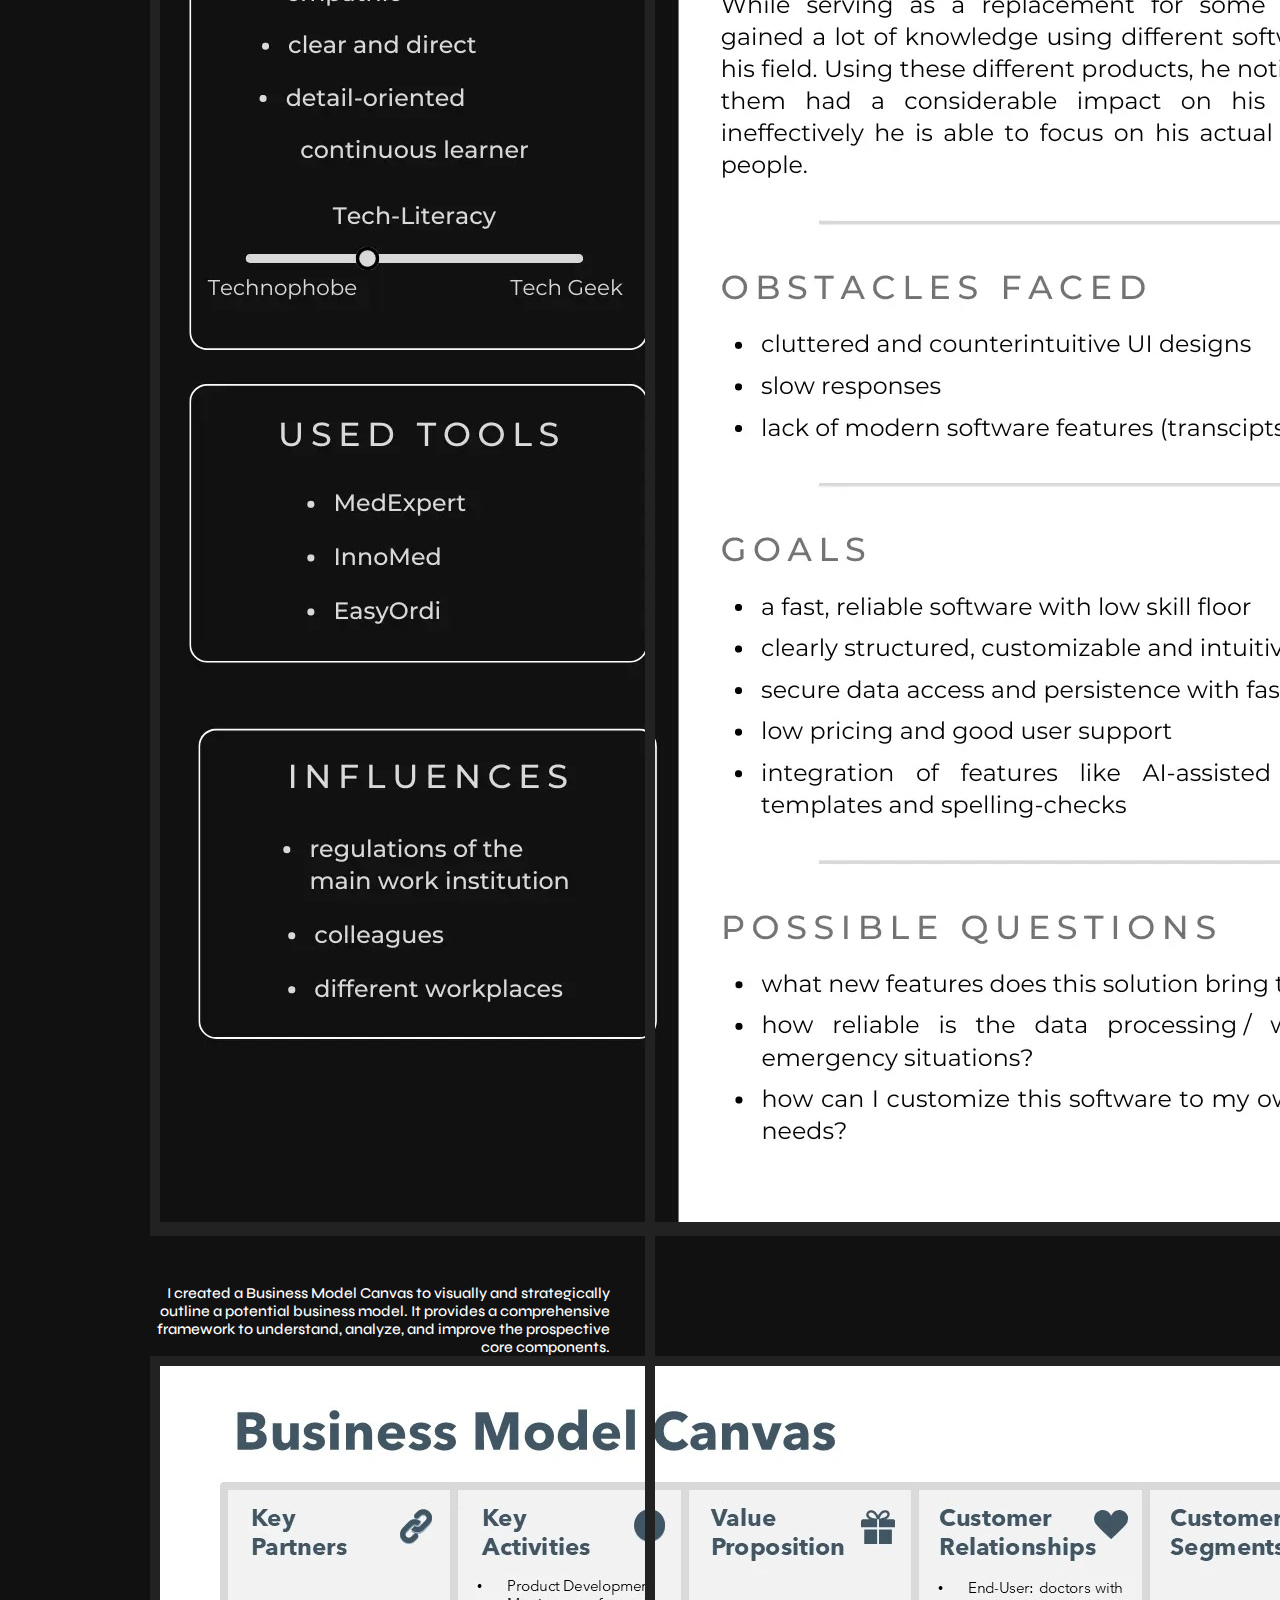
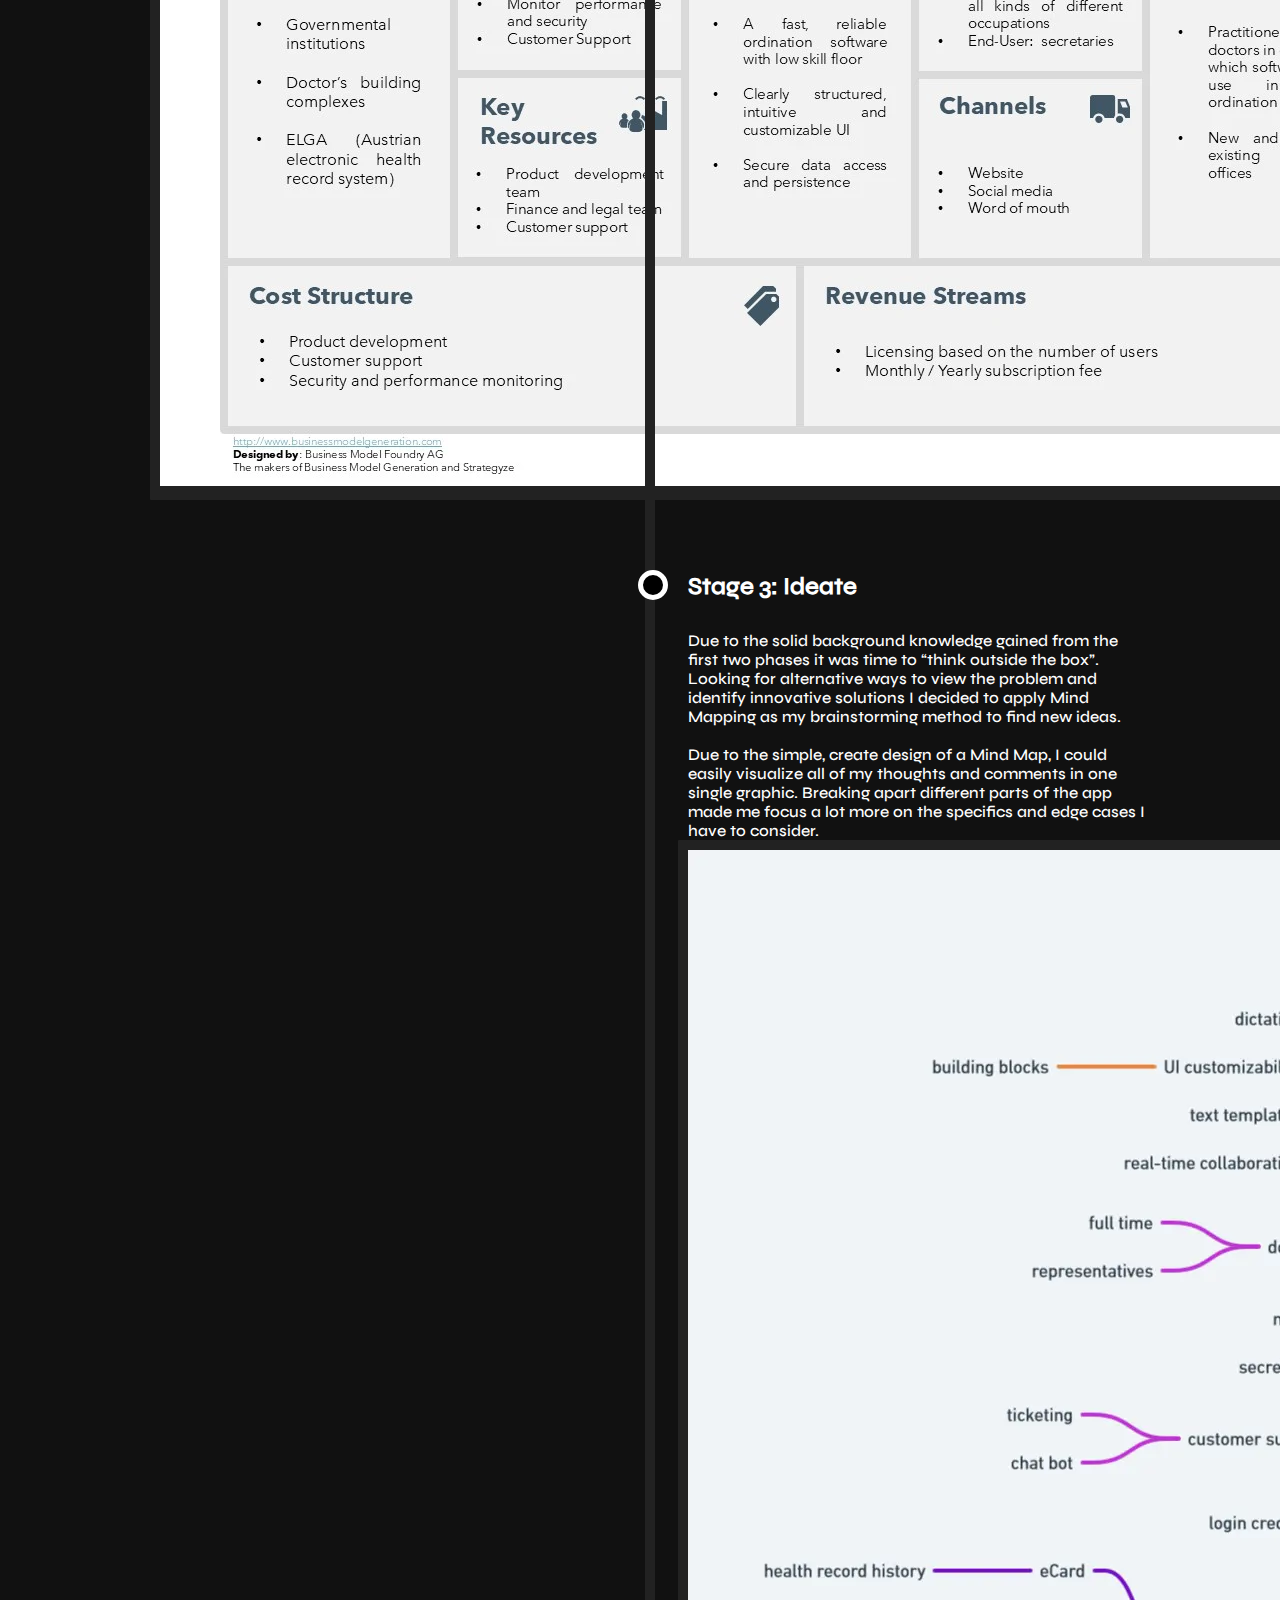
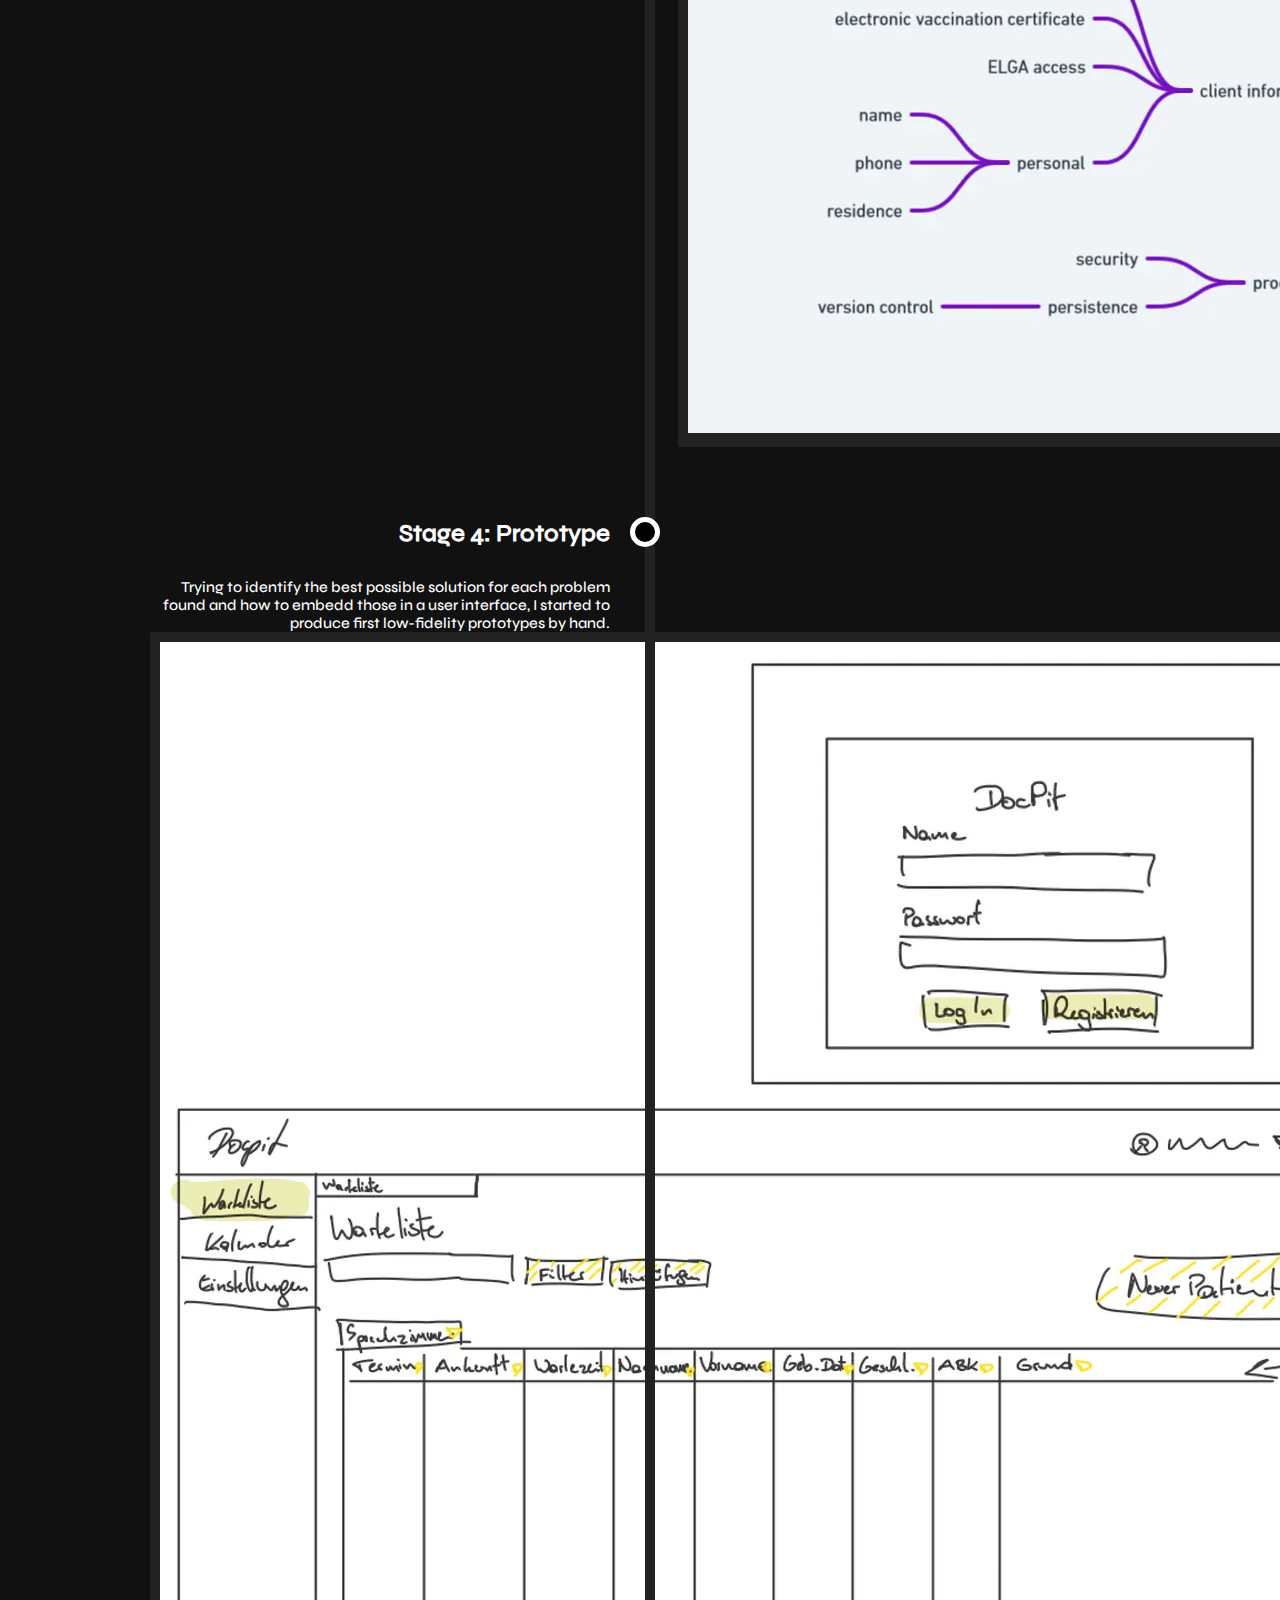
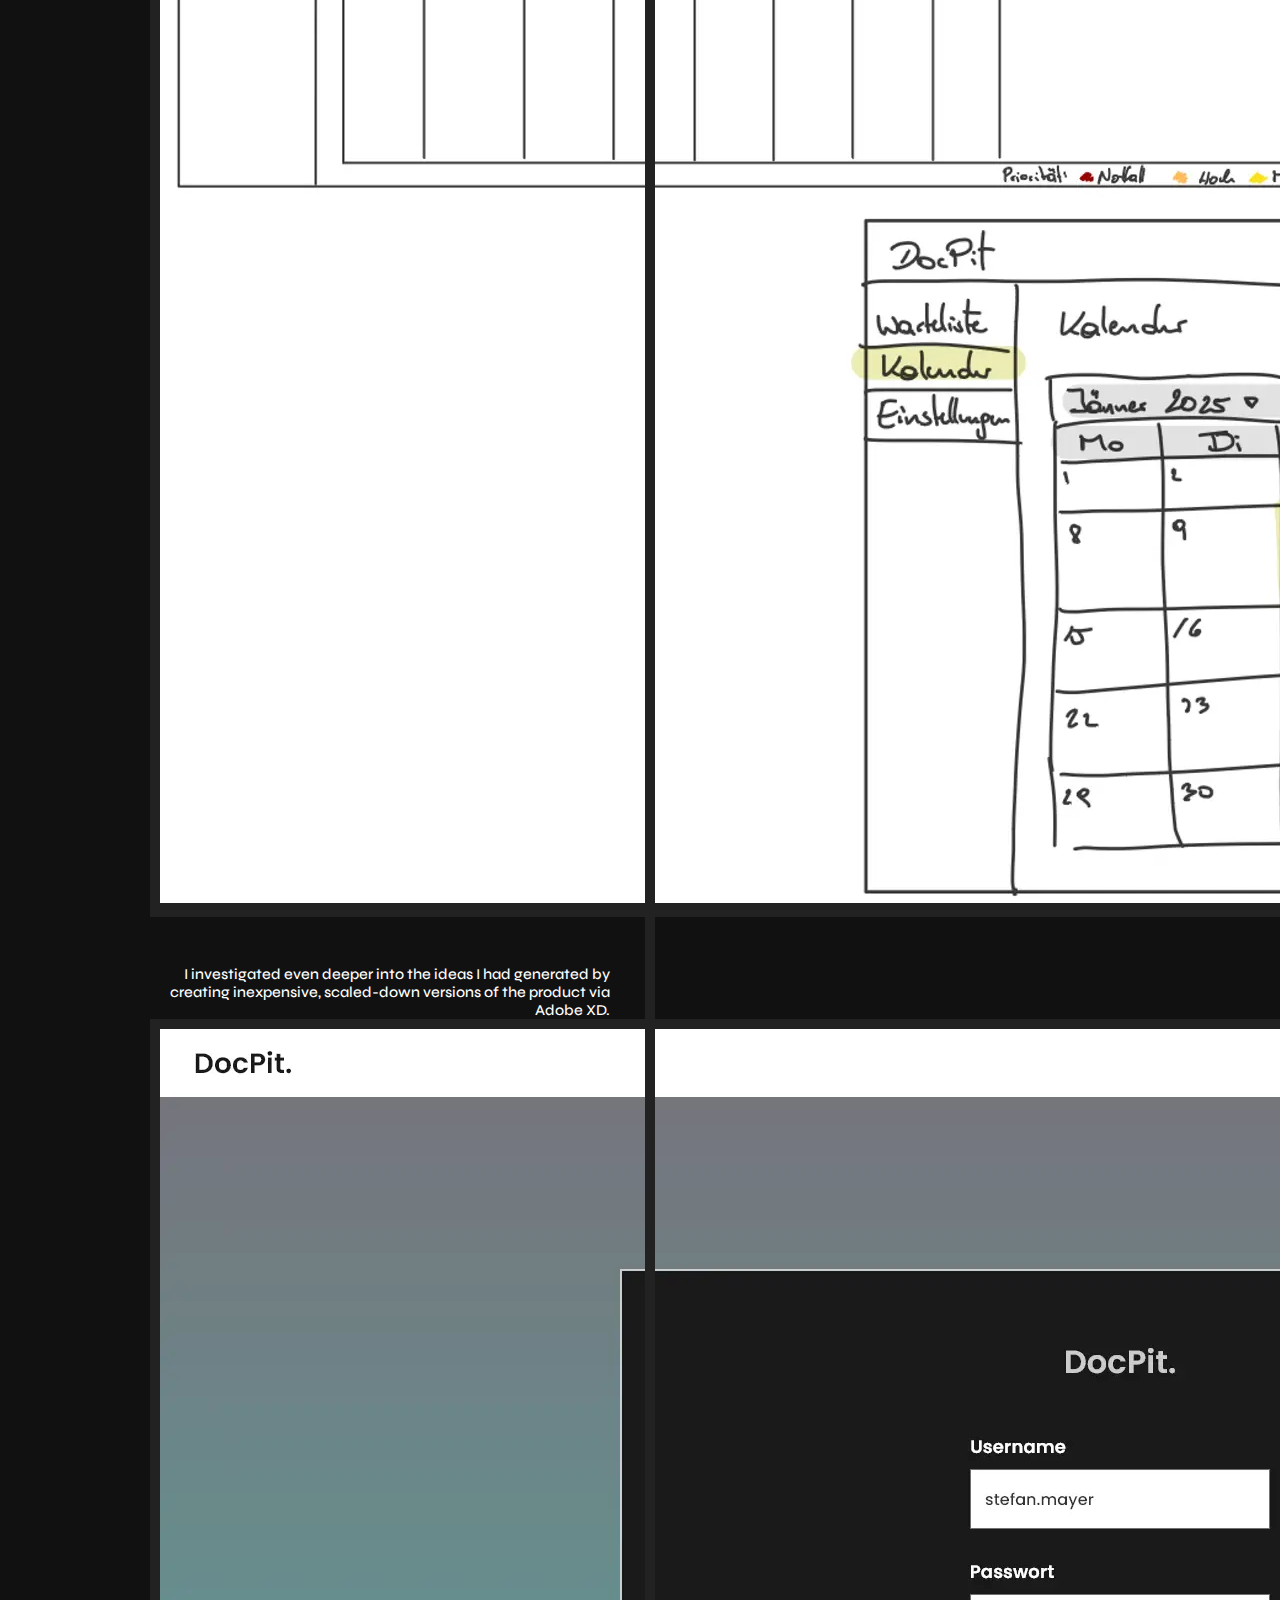
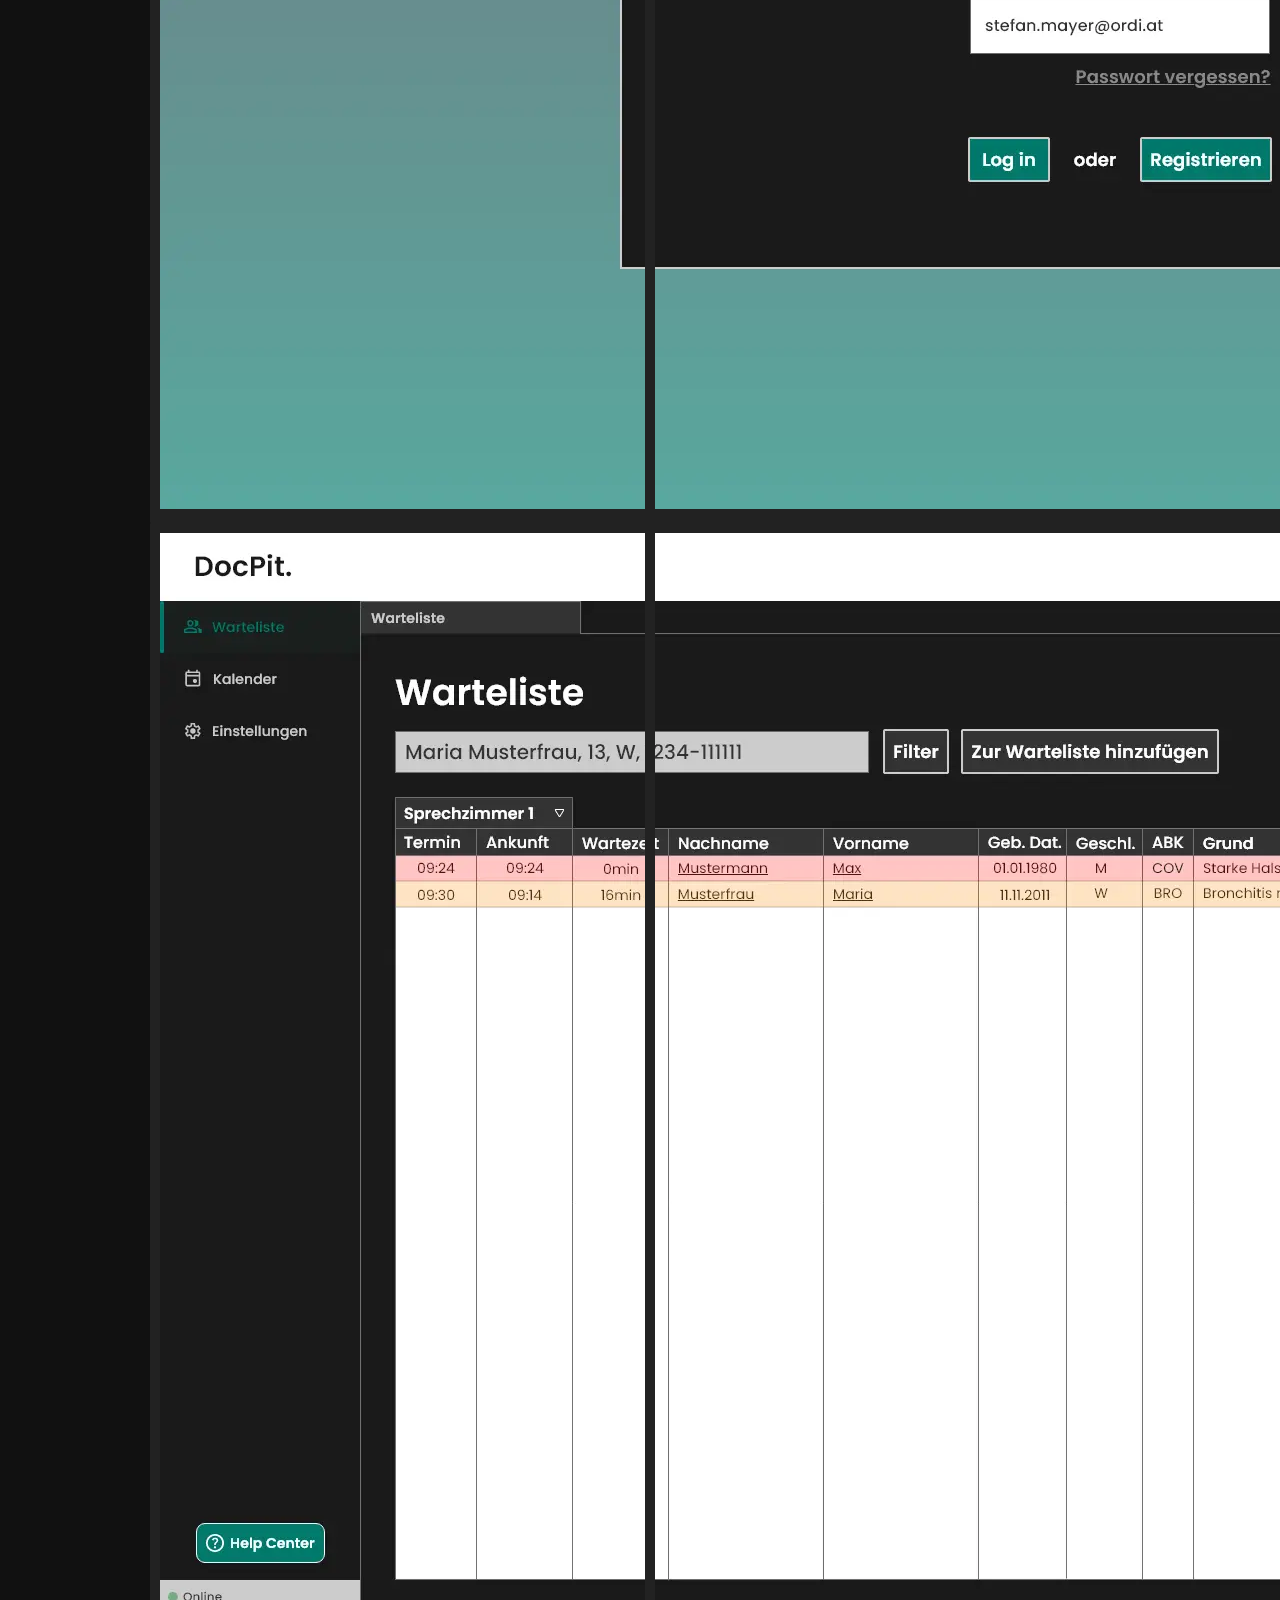
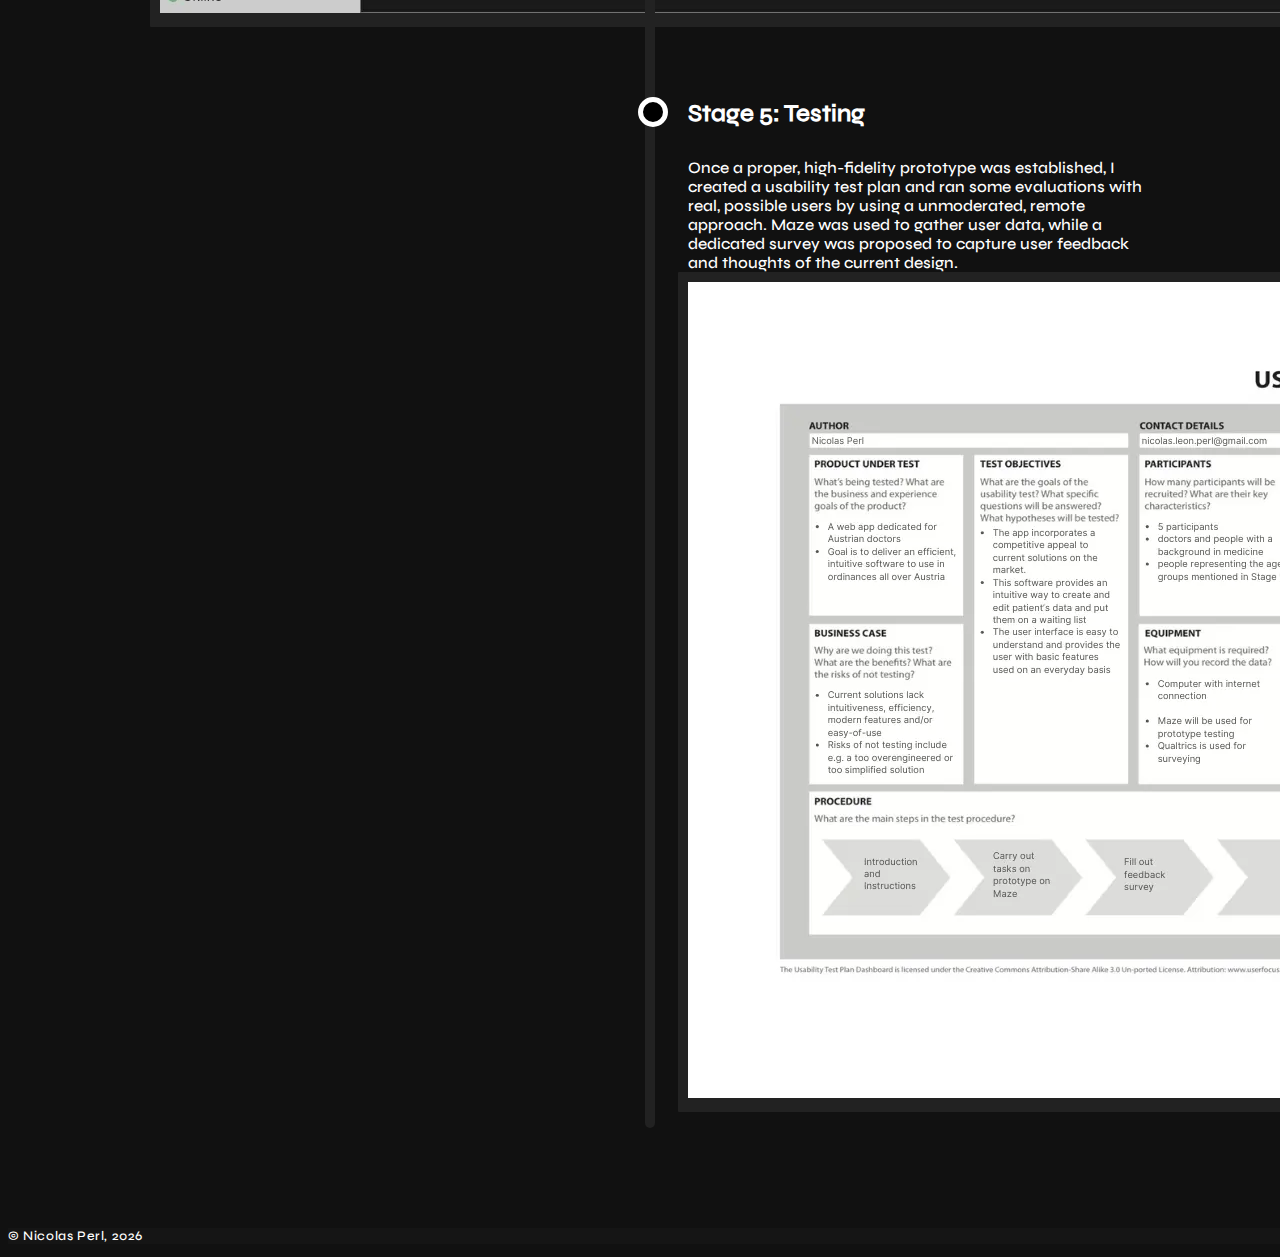
<file: html/work/docpit.html>
<!DOCTYPE html>
<html lang="en" class="html-noScroll">

<head>
  <!-- Title-->
  <title>nicolas.perl</title>

  <!-- SEO Stuff-->
  <meta name="description" content="Hello there! I'm Nicolas, a passionate hobby photographer, graduate engineering student, and software developer hailing from Austria. ">
  <meta name="keywords" content="Nicolas Perl, photographer, engineering student, software developer">
  <meta name="author" content="Nicolas Perl">

  <!-- Bootstrap -->
  <meta name="viewport" content="width=device-width, initial-scale=1">
  <link href="https://cdn.jsdelivr.net/npm/bootstrap@5.0.1/dist/css/bootstrap.min.css" rel="stylesheet"
      integrity="sha384-+0n0xVW2eSR5OomGNYDnhzAbDsOXxcvSN1TPprVMTNDbiYZCxYbOOl7+AMvyTG2x" crossorigin="anonymous">
  
  <!-- Animate.css Implementation -->
  <link rel="stylesheet" href="https://cdnjs.cloudflare.com/ajax/libs/animate.css/4.1.1/animate.min.css" />

  <!-- External Stylesheet -->
  <link rel="stylesheet" type="text/css" href="/css/style.css" media="screen"/>
  <link rel="stylesheet" type="text/css" href="/css/style_mobile.css" media="screen and (min-width: 300px)"/>
  <link rel="stylesheet" type="text/css" href="/css/style_desktop.css" media="screen and (min-width: 992px)"/>
</head>

<body>
  <!-- Start Navbar -->
  <header>
    <nav class="navbar navbar-expand-md fixed-top p-md-3">
        <p class="iconText index-nav hide-on-mobile">nicolas.perl</p> 
        <button class="navbar-toggler" type="button" data-bs-toggle="collapse" data-bs-target="#navbarResponsive"
        aria-controls="navbarResponsive" aria-expanded="false" aria-label="Toggle navigation">
        <span class="navbar-toggler-icon"></span>
        </button>
        <div class="collapse navbar-collapse" id="navbarResponsive">
          <ul class="navbar-nav ms-auto text-center navbar-right">
            <li class="nav-item">
              <a class="nav-link" href="/" data-bs-target=".navbar-collapse.show">home</a>
            </li>
            <li class="nav-item">
              <a class="nav-link" href="/html/work.html" data-bs-target=".navbar-collapse.show">work</a>
            </li>
            <li class="nav-item">
              <a class="nav-link" href="/html/about.html" data-bs-target=".navbar-collapse.show">about</a>
            </li>
            <li class="nav-item ml-5">
              <span class="divider">|</span >
            </li>
            <li class="nav-item ml-5">
              <button id="theme-toggle" class="mode-switch ml-10 divider">
                <img id="theme-icon" src="/images/icons/moon.svg" alt="Toggle Dark Mode" />
                <img id="theme-icon-filled" src="/images/icons/moon_filled.svg" alt="Toggle Dark Mode" class="hidden" />
            </button>
            </li>
          </ul>
        </div>
    </nav>
</header>

  <!-- Start Title Section -->
  <div class="aboutPage justify-content-center align-items-center">
    <div class="text-center">
      <h2 class="aboutTitle animate__animated animate__fadeIn">
        DocPit
      </h2>
      <div class="about-container">
        <div class="row d-flex align-items-stretch">
          <!-- Left Column (Optional Image) -->
          <div class="col-md-3 text-center"></div>
          <!-- Center Column (Text Content) -->
          <div class="col-md-6 text-center">
            <h2 class="aboutText animate__animated animate__fadeIn">
              With only about 264 hospitals and over 54,810 doctors in 2022 and numbers still increasing, 
              Austria is experiencing a shortage of doctors — but why? An aging population, the simultaneous retirement of the “baby boomer” 
              generation and COVID-19 have had an impact on both the supply and demand sides of the supply system in Austria. 
              All these factors happen to increase the importance of well-spent, focused time on what is really important — their patients. 
              Old, out-dated and cluttered software is hindering doctors all over Austria to do exactly that.
              <br><br>
              By providing an intuitive and efficient platform, 
              DocPit aims to support healthcare professionals all across Austria in delivering the quality care their patients deserve.
              <br><br>
              <a href="https://new.express.adobe.com/webpage/ThYIwqtKFBLPs" class="mail">DocPit - Adobe Express Portfolio</a>
          </div>
          <!-- Right Column (Optional Image) -->
          <div class="col-md-3 text-center">
          </div>
        </div>
      </div>
    </div> 
        
    <!-- The Timeline -->
    <ul class="timeline">

      <li>
        <div class="direction-r">
          <div class="flag-wrapper">
            <span class="flag prjHeading">Stage 1: Empathize</span>
          </div>
          <div class="prjText-r">
            This stage was cruicial to gain an empathetic understanding of the problem through user research by conducting ivterviews with potential users.
            <br><br>
            Trying to represent Austrian statistics, my interview pool consisted of 1 female and 4 male white Austrian doctors between the ages of 30 and 40.
            Through carefully crafted survey questions I was able to create empathy maps of each individual and extract key features to consider.
          </div>
          <div class="text-center pt-5">
            <div class="work-image-container">
              <img src="/images/projects/docpit_stage1.webp" class="img-fluid" />
            </div>
          </div>
        </div>
      </li>

      <li>
        <div class="direction-l">
          <div class="flag-wrapper">
            <span class="flag prjHeading">Stage 2: Define</span>
          </div>
          <div class="prjText-l">
            Accumulating the information gathered and analyzing my observations I crafted a Persona including the
            core problems to keep my efforts human-centered before proceeding to ideation. <br><br>
            I investigated the individual answers of the interviewees and extracted common 
            points of views and keywords out of the created Empathy maps. Choosing the individual features of the persona took some effort, 
            due to minor differences in needs and the lack of flexibility due to the institution they work at. 
          </div>
          <div class="text-center pt-5">
            <div class="work-image-container">
              <img src="/images/projects/docpit_stage2.webp" class="img-fluid" />
            </div>
          </div>
          <div class="prjText-l">
            <br>
            I created a Business Model Canvas to visually and strategically outline a potential business model. 
            It provides a comprehensive framework to understand, analyze, and improve the prospective core components.
          </div>
          <div class="text-center pt-5">
            <div class="work-image-container">
              <img src="/images/projects/docpit_stage2-2.webp" class="img-fluid" />
            </div>
          </div>
        </div>
      </li>

      <li>
        <div class="direction-r">
          <div class="flag-wrapper">
            <span class="flag prjHeading">Stage 3: Ideate</span>
          </div>
          <div class="prjText-r">
            Due to the solid background knowledge gained from the first two phases it was time to “think outside the box”.
            Looking for alternative ways to view the problem and identify innovative solutions I decided to apply Mind Mapping as my brainstorming method to find new ideas. 
            <br><br>
            Due to the simple, create design of a Mind Map, I could easily visualize all of my thoughts and comments in one single graphic. 
            Breaking apart different parts of the app made me focus a lot more on the specifics and edge cases I have to consider.
          </div>
          <div class="text-center pt-5">
            <div class="work-image-container">
              <img src="/images/projects/docpit_stage3.webp" class="img-fluid" />
            </div>
          </div>
        </div>
      </li>

      <li>
        <div class="direction-l">
          <div class="flag-wrapper">
            <span class="flag prjHeading">Stage 4: Prototype</span>
          </div>
          <div class="prjText-l">
            Trying to identify the best possible solution for each problem found and how to embedd those in a user interface,
             I started to produce first low-fidelity prototypes by hand.
          </div>
          <div class="text-center pt-5">
            <div class="work-image-container">
              <img src="/images/projects/docpit_stage4-1.webp" class="img-fluid" />
            </div>
          </div>
          <div class="prjText-l">
            <br>
            I investigated even deeper into the ideas I had generated by creating inexpensive, scaled-down versions of the product via Adobe XD.
          </div>
          <div class="text-center pt-5">
            <div class="work-image-container">
              <img src="/images/projects/docpit_stage4.webp" class="img-fluid" />
            </div>
          </div>
          <div class="text-center pt-5">
            <div class="work-image-container">
              <img src="/images/projects/docpit_stage4-2.webp" class="img-fluid" />
            </div>
          </div>
        </div>
      </li>

      <li>
        <div class="direction-r">
          <div class="flag-wrapper">
            <span class="flag prjHeading">Stage 5: Testing</span>
          </div>
          <div class="prjText-r">
            Once a proper, high-fidelity prototype was established, I created a usability test plan and 
            ran some evaluations with real, possible users by using a unmoderated, remote approach.
            Maze was used to gather user data, while a dedicated survey was proposed to capture user feedback and thoughts of the current design.
          </div>
          <div class="text-center pt-5">
            <div class="work-image-container">
              <img src="/images/projects/docpit_stage5.webp" class="img-fluid" />
            </div>
          </div>
        </div>
      </li>
    </ul>
    
    <footer class="footer text-center text-white mt-1">
      <div class="text-center p-3 footer-content">
        <p class="mb-0">
          &copy; Nicolas Perl,
          <script>
            document.write(new Date().getFullYear());
          </script>
        </p>
      </div>
    </footer>
  </div>

  <!-- Scripts -->
  <script defer src="https://cdn.jsdelivr.net/npm/bootstrap@5.0.1/dist/js/bootstrap.bundle.min.js"
      integrity="sha384-gtEjrD/SeCtmISkJkNUaaKMoLD0//ElJ19smozuHV6z3Iehds+3Ulb9Bn9Plx0x4" crossorigin="anonymous"></script>
  <script defer src="/theme-toggle.js"></script>
</body>

</html>
</file>
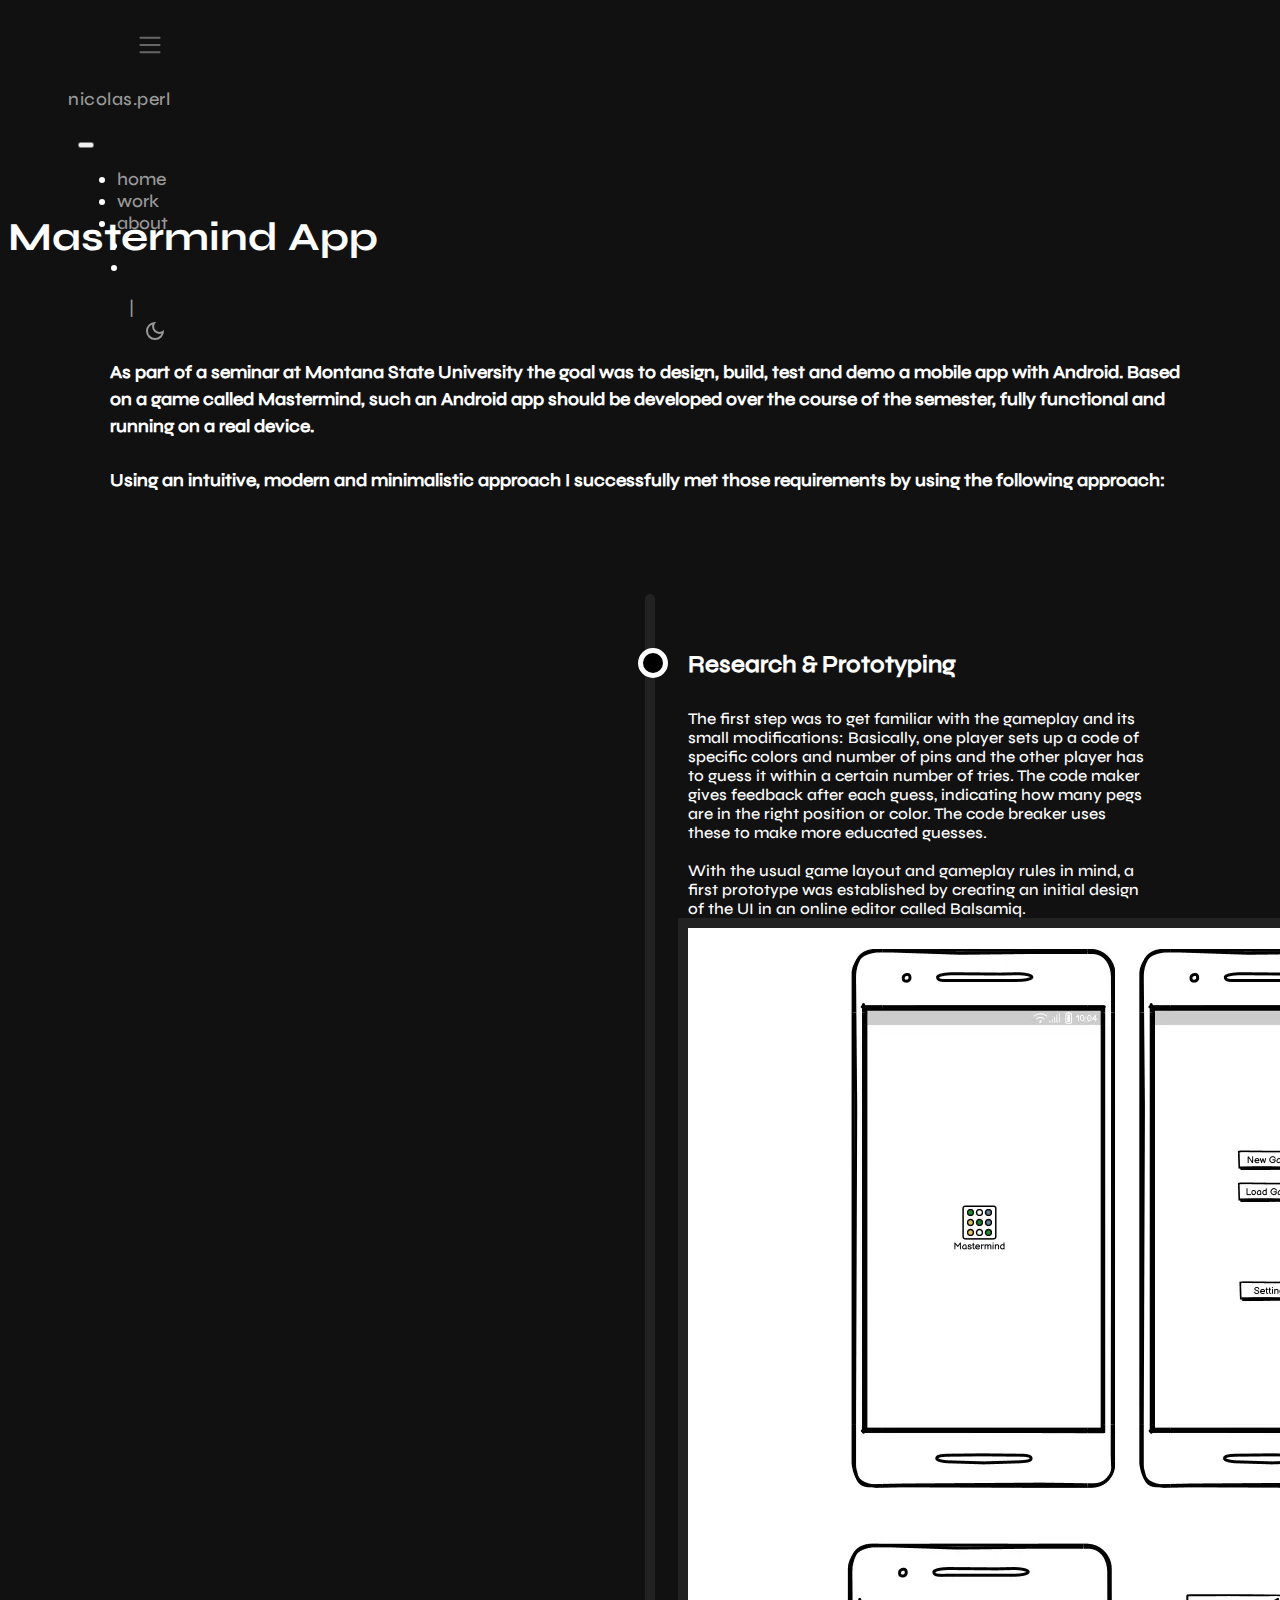
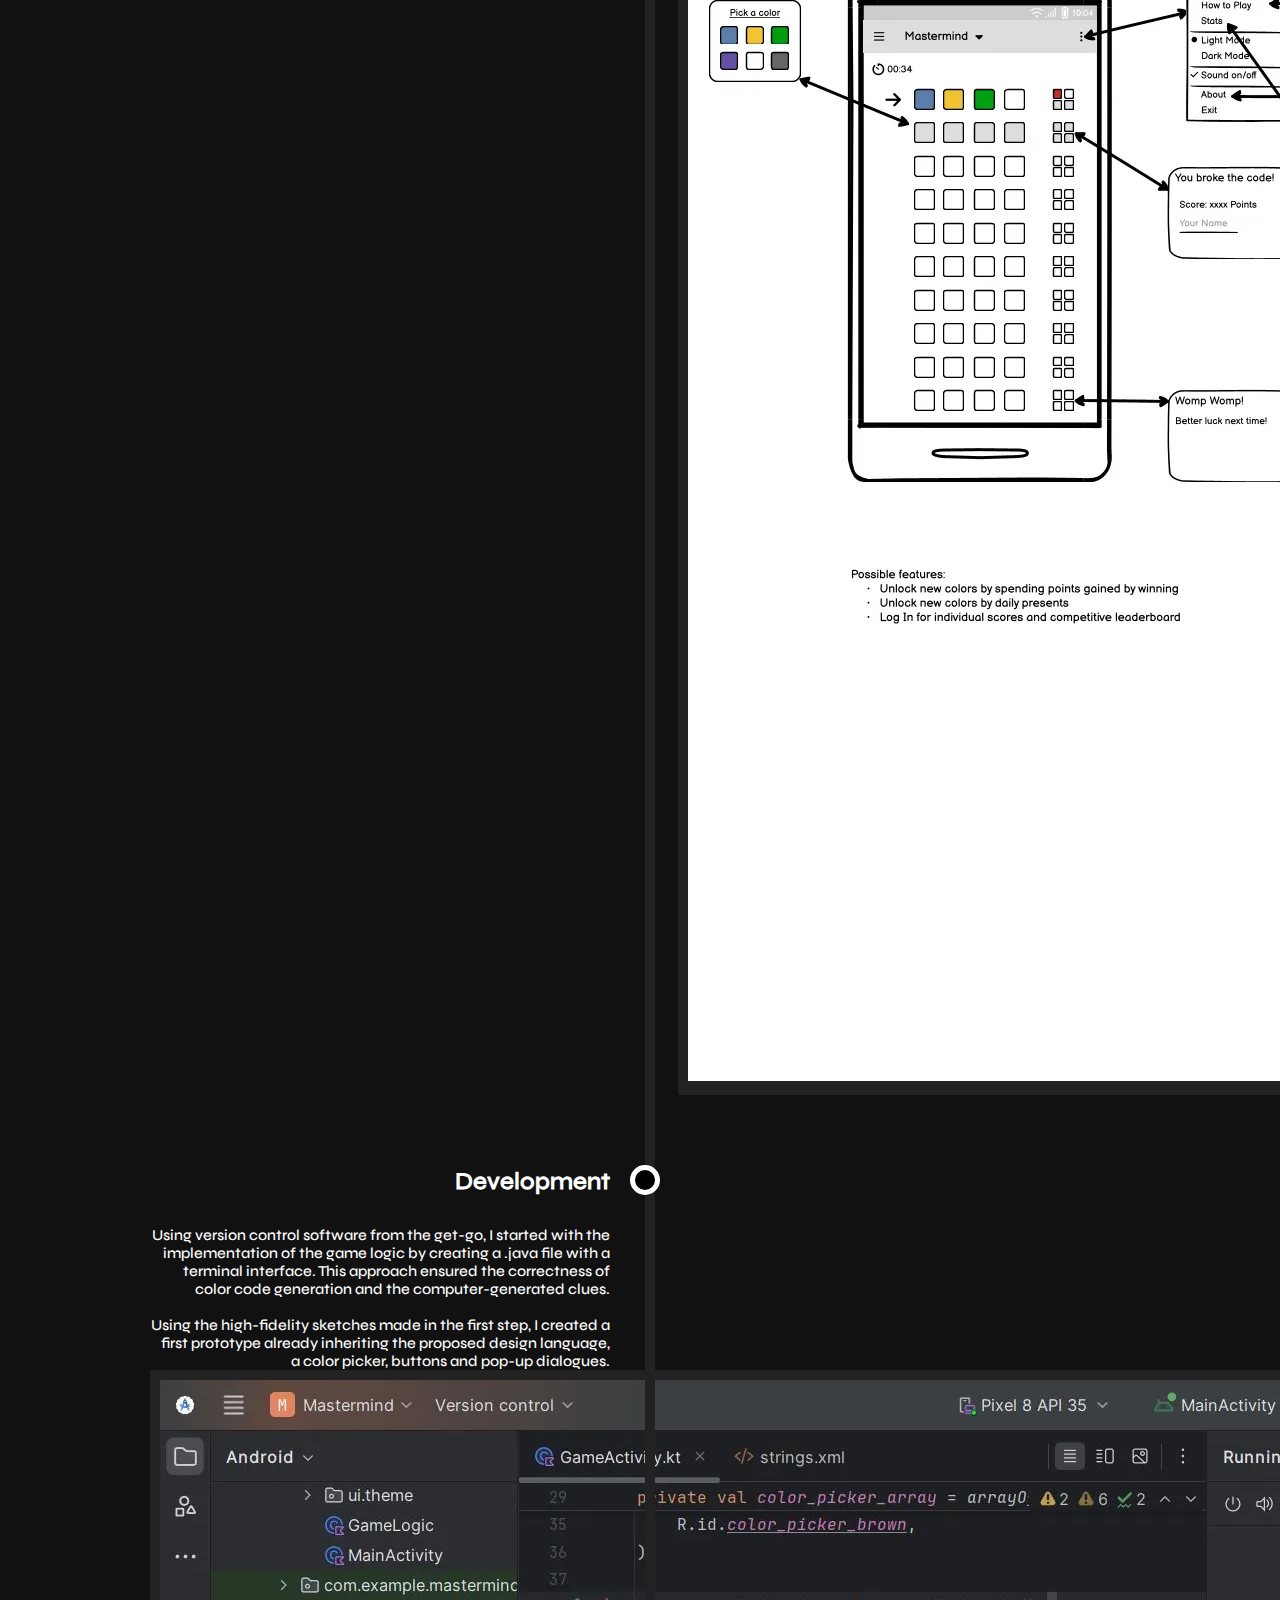
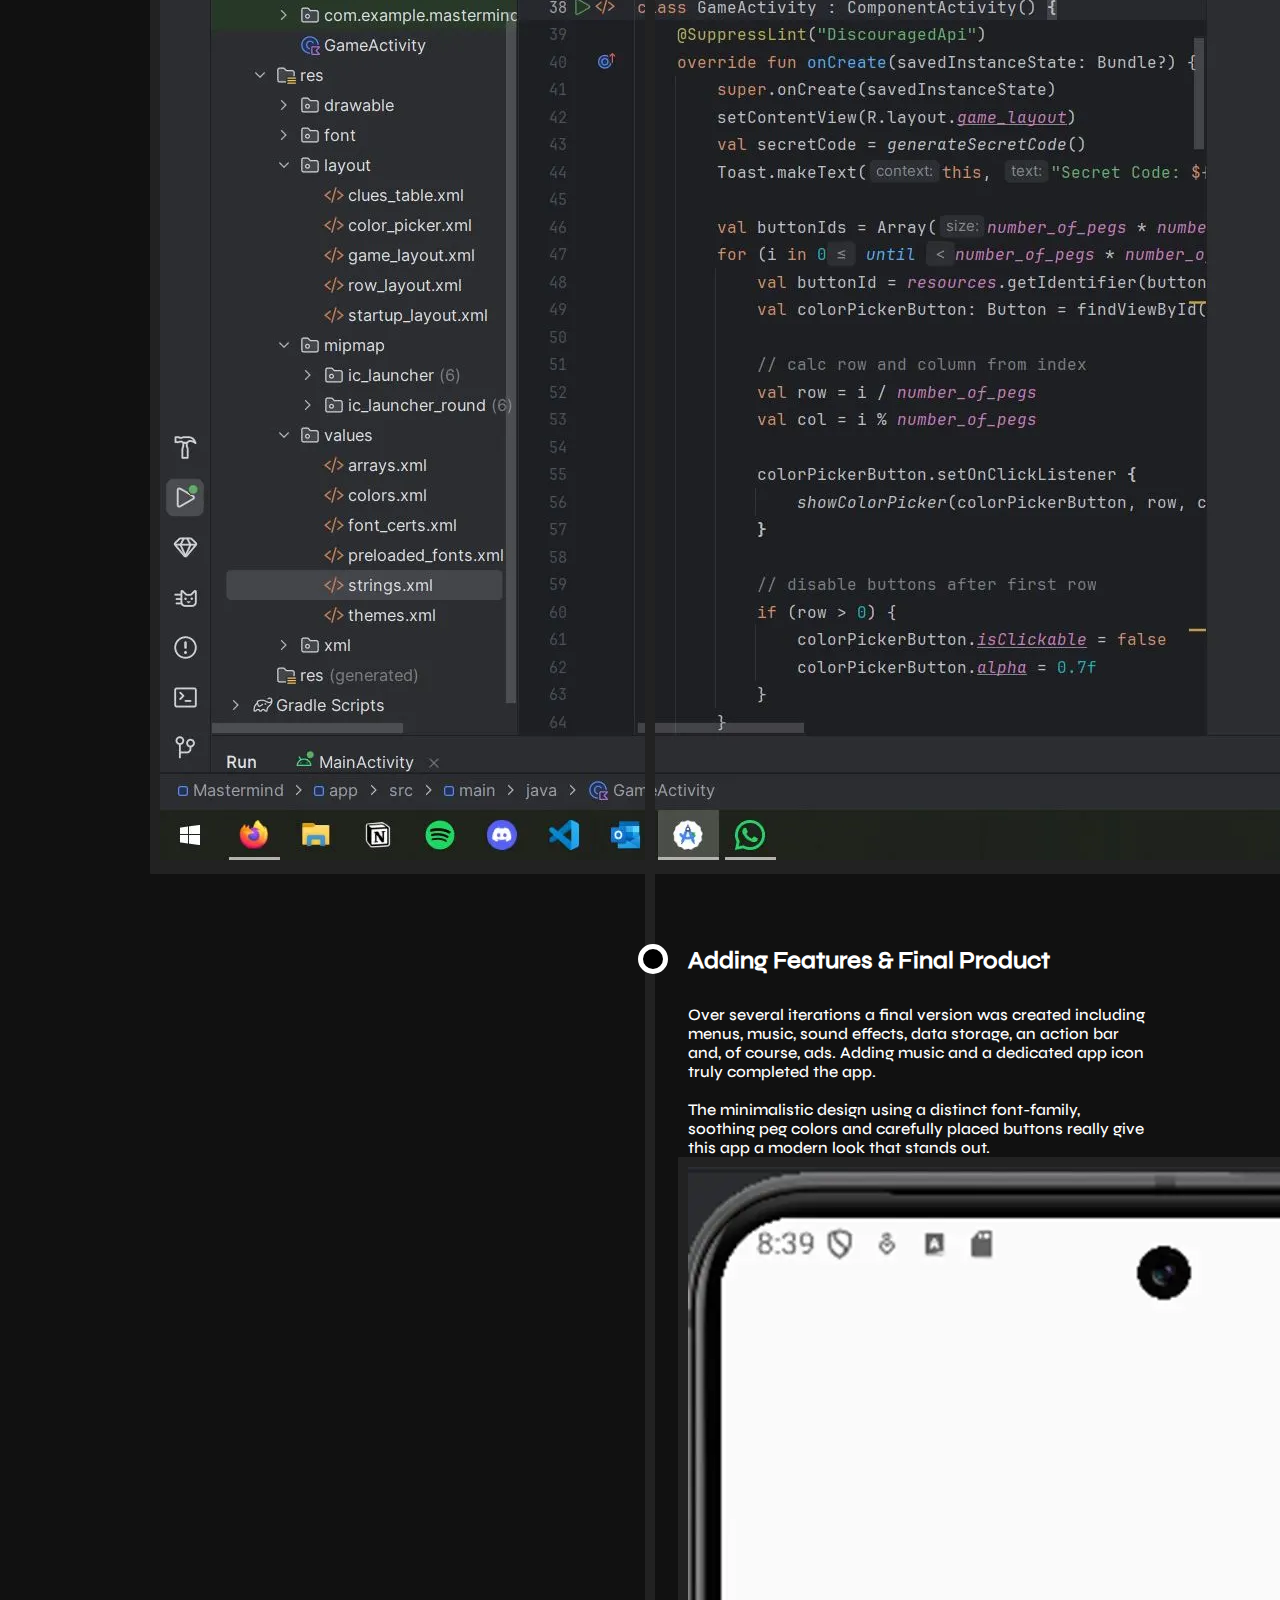
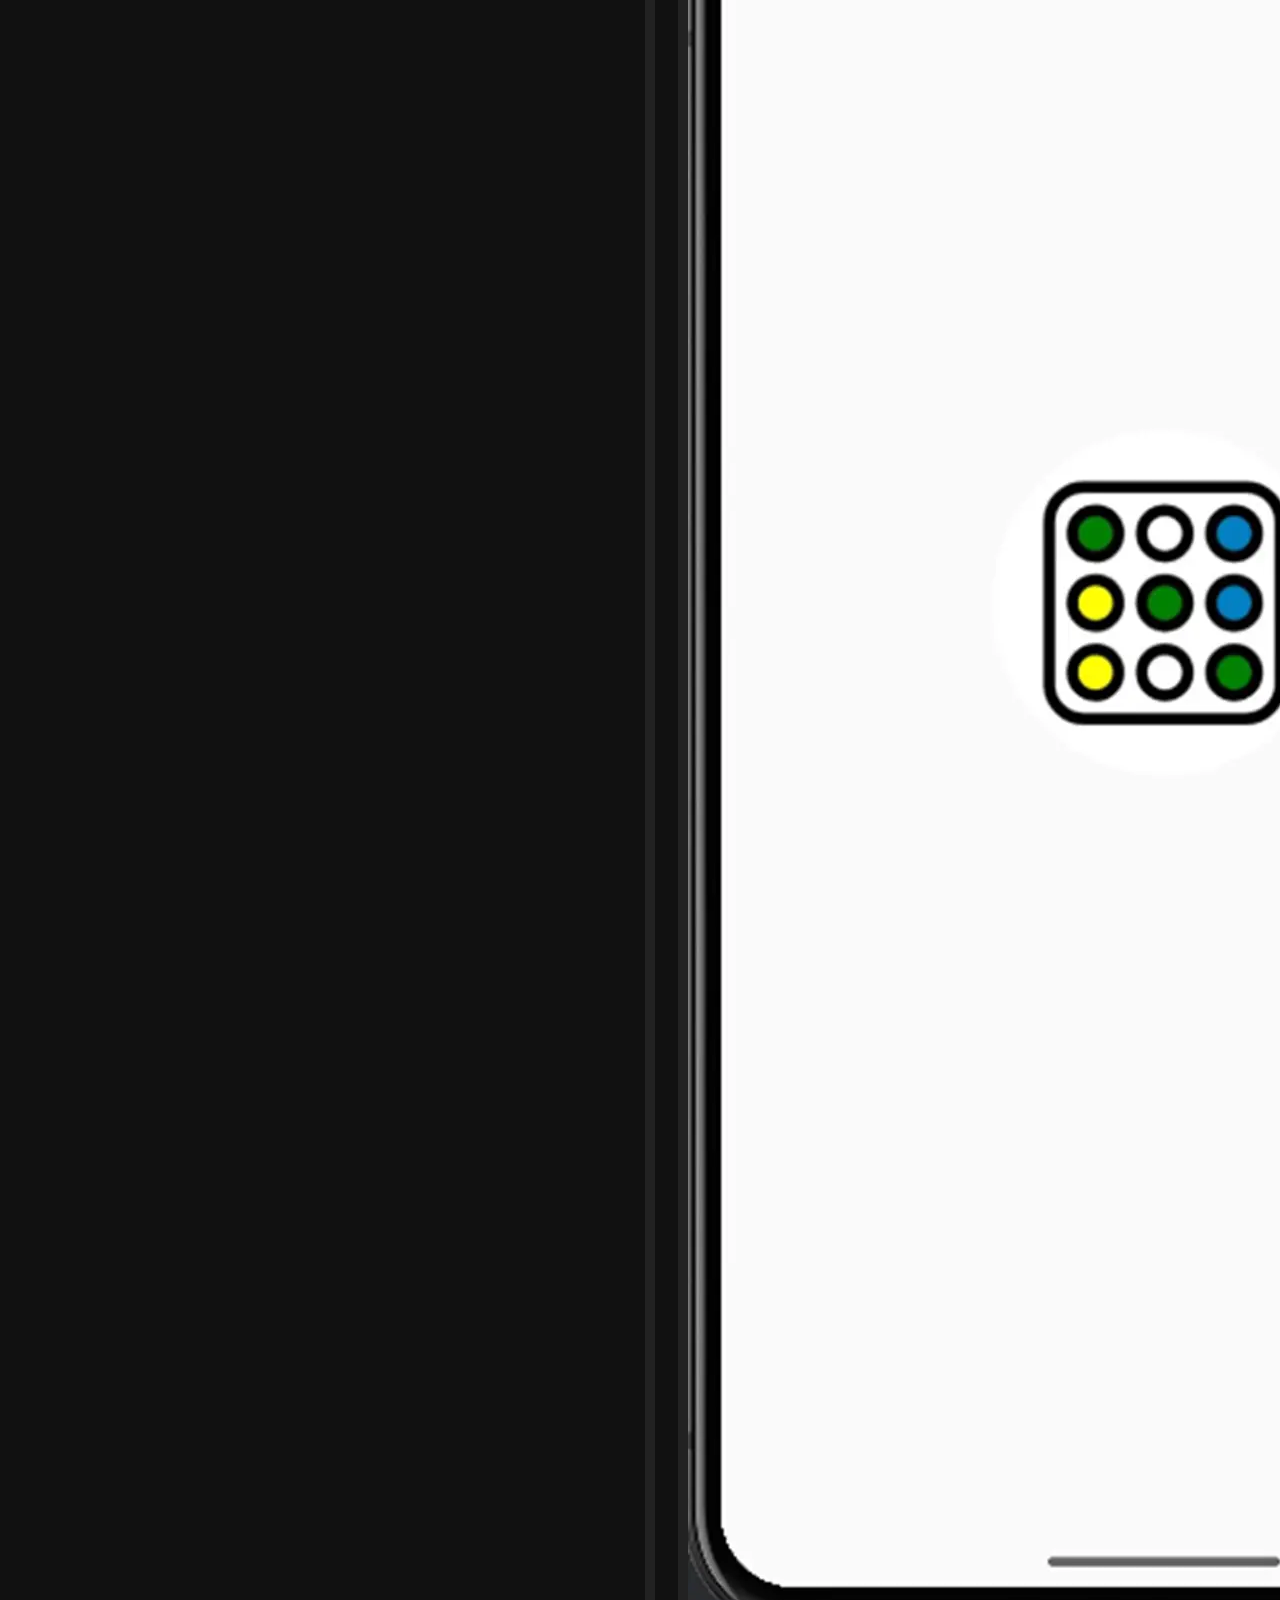
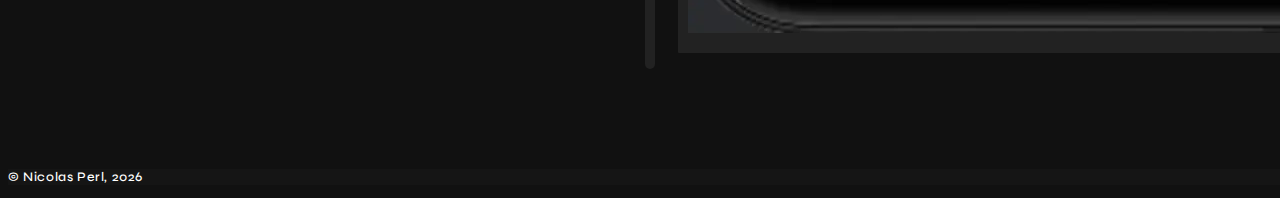
<file: html/work/mastermind.html>
<!DOCTYPE html>
<html lang="en" class="html-noScroll">

<head>
  <!-- Title-->
  <title>nicolas.perl</title>

  <!-- SEO Stuff-->
  <meta name="description" content="Hello there! I'm Nicolas, a passionate hobby photographer, graduate engineering student, and software developer hailing from Austria. ">
  <meta name="keywords" content="Nicolas Perl, photographer, engineering student, software developer">
  <meta name="author" content="Nicolas Perl">

  <!-- Bootstrap -->
  <meta name="viewport" content="width=device-width, initial-scale=1">
  <link href="https://cdn.jsdelivr.net/npm/bootstrap@5.0.1/dist/css/bootstrap.min.css" rel="stylesheet"
      integrity="sha384-+0n0xVW2eSR5OomGNYDnhzAbDsOXxcvSN1TPprVMTNDbiYZCxYbOOl7+AMvyTG2x" crossorigin="anonymous">
  
  <!-- Animate.css Implementation -->
  <link rel="stylesheet" href="https://cdnjs.cloudflare.com/ajax/libs/animate.css/4.1.1/animate.min.css" />

  <!-- External Stylesheet -->
  <link rel="stylesheet" type="text/css" href="/css/style.css" media="screen"/>
  <link rel="stylesheet" type="text/css" href="/css/style_mobile.css" media="screen and (min-width: 300px)"/>
  <link rel="stylesheet" type="text/css" href="/css/style_desktop.css" media="screen and (min-width: 992px)"/>
</head>

<body>
  <!-- Start Navbar -->
  <header>
    <nav class="navbar navbar-expand-md fixed-top p-md-3">
        <p class="iconText index-nav hide-on-mobile">nicolas.perl</p> 
        <button class="navbar-toggler" type="button" data-bs-toggle="collapse" data-bs-target="#navbarResponsive"
        aria-controls="navbarResponsive" aria-expanded="false" aria-label="Toggle navigation">
        <span class="navbar-toggler-icon"></span>
        </button>
        <div class="collapse navbar-collapse" id="navbarResponsive">
          <ul class="navbar-nav ms-auto text-center navbar-right">
            <li class="nav-item">
              <a class="nav-link" href="/" data-bs-target=".navbar-collapse.show">home</a>
            </li>
            <li class="nav-item">
              <a class="nav-link" href="/html/work.html" data-bs-target=".navbar-collapse.show">work</a>
            </li>
            <li class="nav-item">
              <a class="nav-link" href="/html/about.html" data-bs-target=".navbar-collapse.show">about</a>
            </li>
            <li class="nav-item ml-5">
              <span class="divider">|</span >
            </li>
            <li class="nav-item ml-5">
              <button id="theme-toggle" class="mode-switch ml-10 divider">
                <img id="theme-icon" src="/images/icons/moon.svg" alt="Toggle Dark Mode" />
                <img id="theme-icon-filled" src="/images/icons/moon_filled.svg" alt="Toggle Dark Mode" class="hidden" />
            </button>
            </li>
          </ul>
        </div>
    </nav>
</header>

  <!-- Start Title Section -->
  <div class="aboutPage justify-content-center align-items-center">
    <div class="text-center">
      <h2 class="aboutTitle animate__animated animate__fadeIn">
        Mastermind App
      </h2>
      <div class="about-container">
        <div class="row d-flex align-items-stretch">
          <!-- Left Column (Optional Image) -->
          <div class="col-md-3 text-center"></div>
          <!-- Center Column (Text Content) -->
          <div class="col-md-6 text-center">
            <h2 class="aboutText animate__animated animate__fadeIn">
              As part of a seminar at Montana State University the goal was to design, build, test and demo a mobile app with Android. 
              Based on a game called Mastermind, such an Android app should be developed over the course of the semester, fully functional and running on a real device.
              <br><br>
              Using an intuitive, modern and minimalistic approach I successfully met those requirements by using the following approach:
          </div>
          <!-- Right Column (Optional Image) -->
          <div class="col-md-3 text-center">
          </div>
        </div>
      </div>
    </div> 
        
    <!-- The Timeline -->
    <ul class="timeline">
      <li>
        <div class="direction-r">
          <div class="flag-wrapper">
            <span class="flag prjHeading">Research & Prototyping</span>
          </div>
          <div class="prjText-r">
            The first step was to get familiar with the gameplay and its small modifications:
            Basically, one player sets up a code of specific colors and number of pins and the other player has to guess 
            it within a certain number of tries. The code maker gives feedback after each guess, indicating how many pegs 
            are in the right position or color.
            The code breaker uses these to make more educated guesses.
            <br><br>
            With the usual game layout and gameplay rules in mind, a first prototype was established by creating an 
            initial design of the UI in an online editor called Balsamiq.
          </div>
          <div class="text-center pt-5">
            <div class="work-image-container">
              <img src="/images/projects/mastermind_1.webp" class="img-fluid" />
            </div>
          </div>
        </div>
      </li>

      <li>
        <div class="direction-l">
          <div class="flag-wrapper">
            <span class="flag prjHeading">Development</span>
          </div>
          <div class="prjText-l">
            Using version control software from the get-go, I started with the implementation of the game logic by creating a 
            .java file with a terminal interface.
            This approach ensured the correctness of color code generation and the computer-generated clues.
            <br><br>
            Using the high-fidelity sketches made in the first step, 
            I created a first prototype already inheriting the proposed design language, a color picker, buttons and pop-up dialogues.
          </div>
          <div class="text-center pt-5">
            <div class="work-image-container">
              <img src="/images/projects/mastermind_2.webp" class="img-fluid" />
            </div>
          </div>
        </div>
      </li>

      <li>
        <div class="direction-r">
          <div class="flag-wrapper">
            <span class="flag prjHeading">Adding Features & Final Product</span>
          </div>
          <div class="prjText-r">
            Over several iterations a final version was created including menus, music, sound effects, data storage, an action bar and, of course, ads.
            Adding music and a dedicated app icon truly completed the app.
            <br><br>
            The minimalistic design using a distinct font-family, soothing peg colors and carefully placed buttons really give this app a modern look that stands out.
          </div>
          <div class="text-center pt-5">
            <div class="work-image-container">
              <img src="/images/projects/mastermind_3.webp" class="img-fluid" />
            </div>
          </div>
        </div>
      </li>
    </ul>
    
    <footer class="footer text-center text-white mt-1">
      <div class="text-center p-3 footer-content">
        <p class="mb-0">
          &copy; Nicolas Perl,
          <script>
            document.write(new Date().getFullYear());
          </script>
        </p>
      </div>
    </footer>
  </div>

  <!-- Scripts -->
  <script defer src="https://cdn.jsdelivr.net/npm/bootstrap@5.0.1/dist/js/bootstrap.bundle.min.js"
      integrity="sha384-gtEjrD/SeCtmISkJkNUaaKMoLD0//ElJ19smozuHV6z3Iehds+3Ulb9Bn9Plx0x4" crossorigin="anonymous"></script>
  <script defer src="/theme-toggle.js"></script>
</body>

</html>
</file>
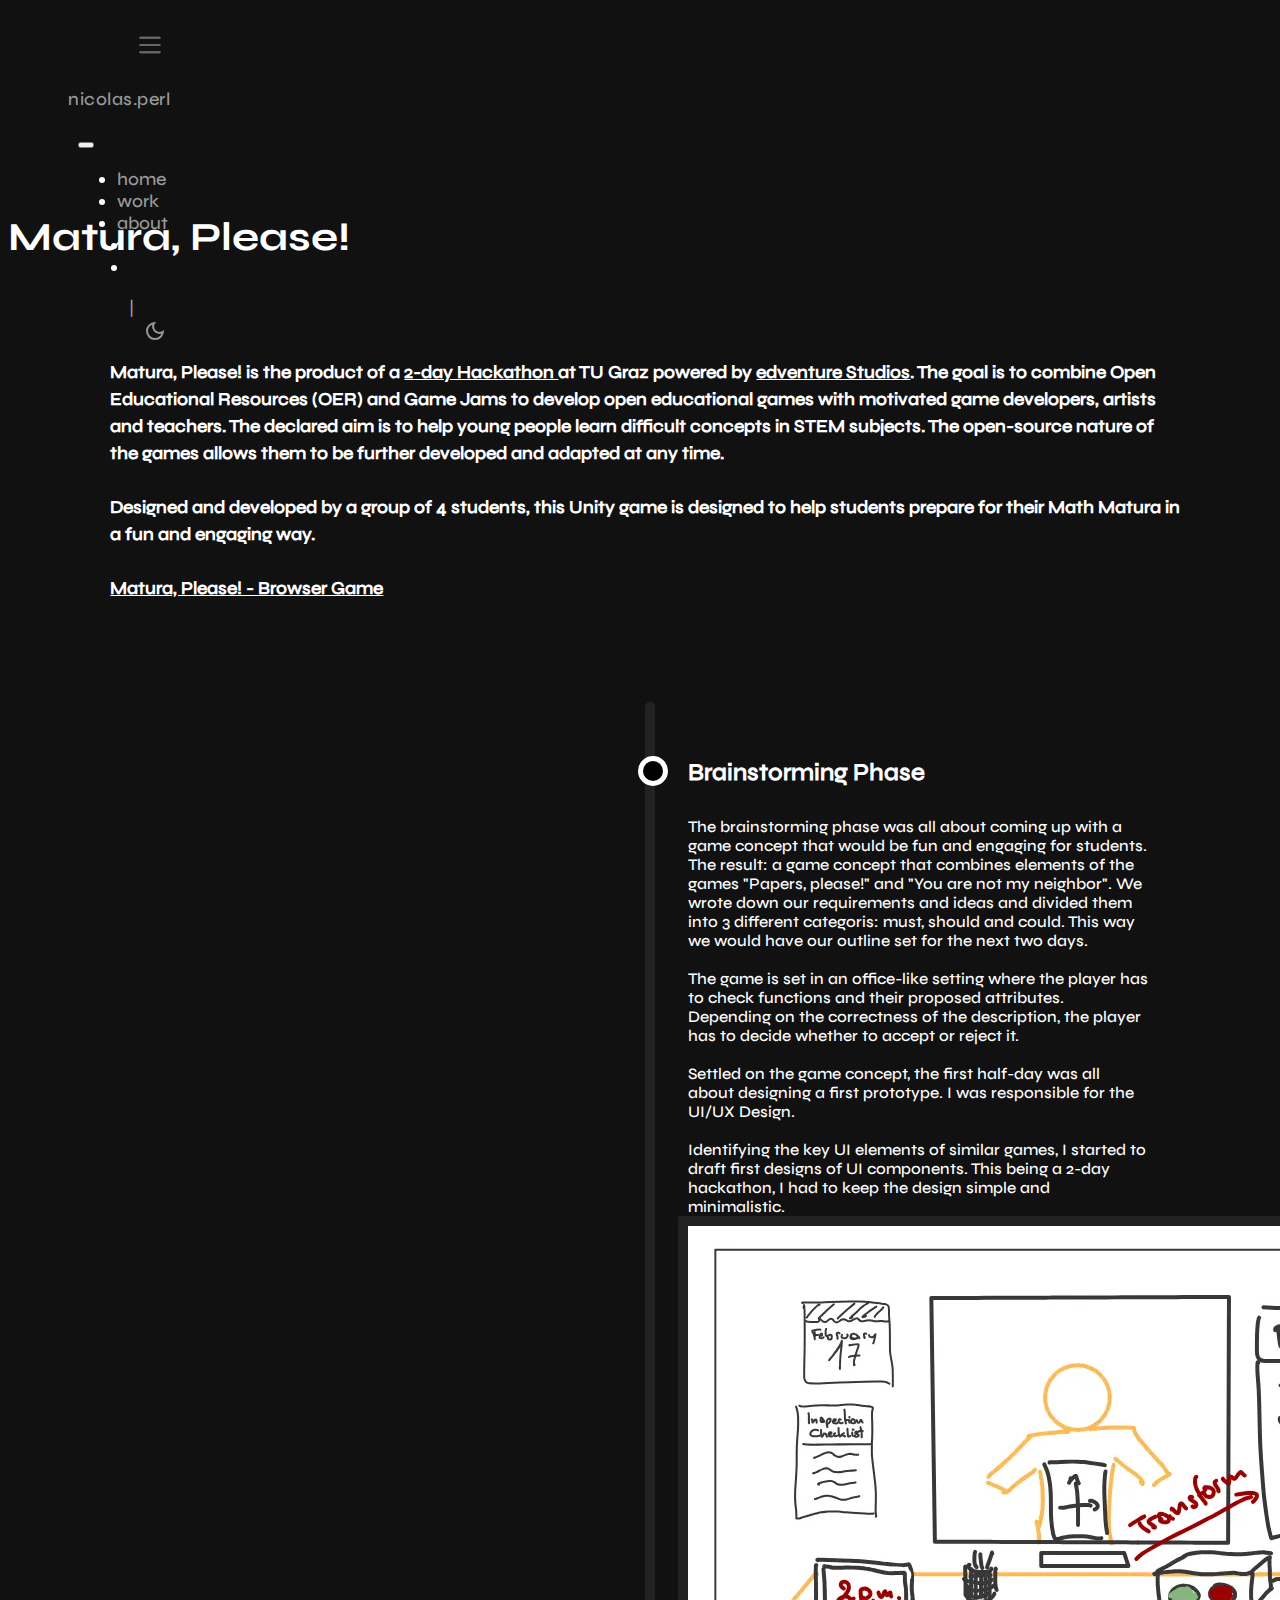
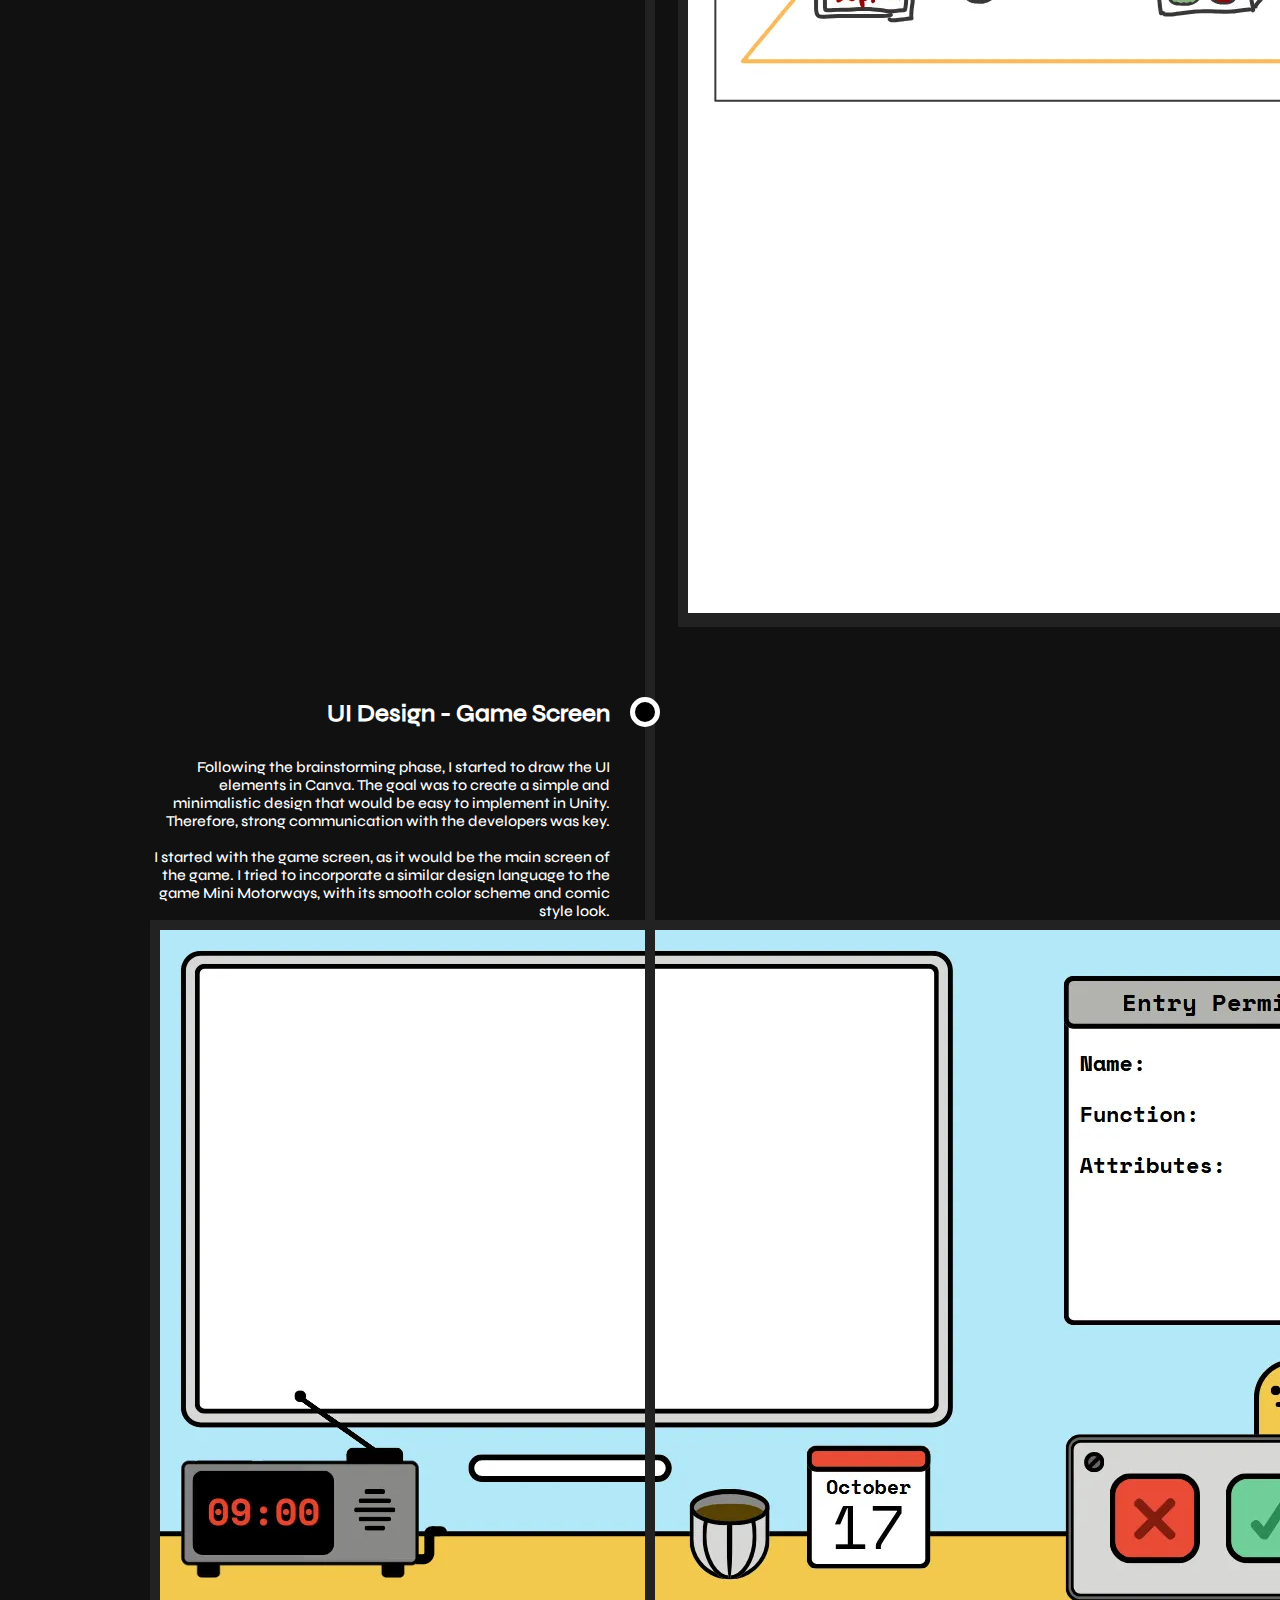
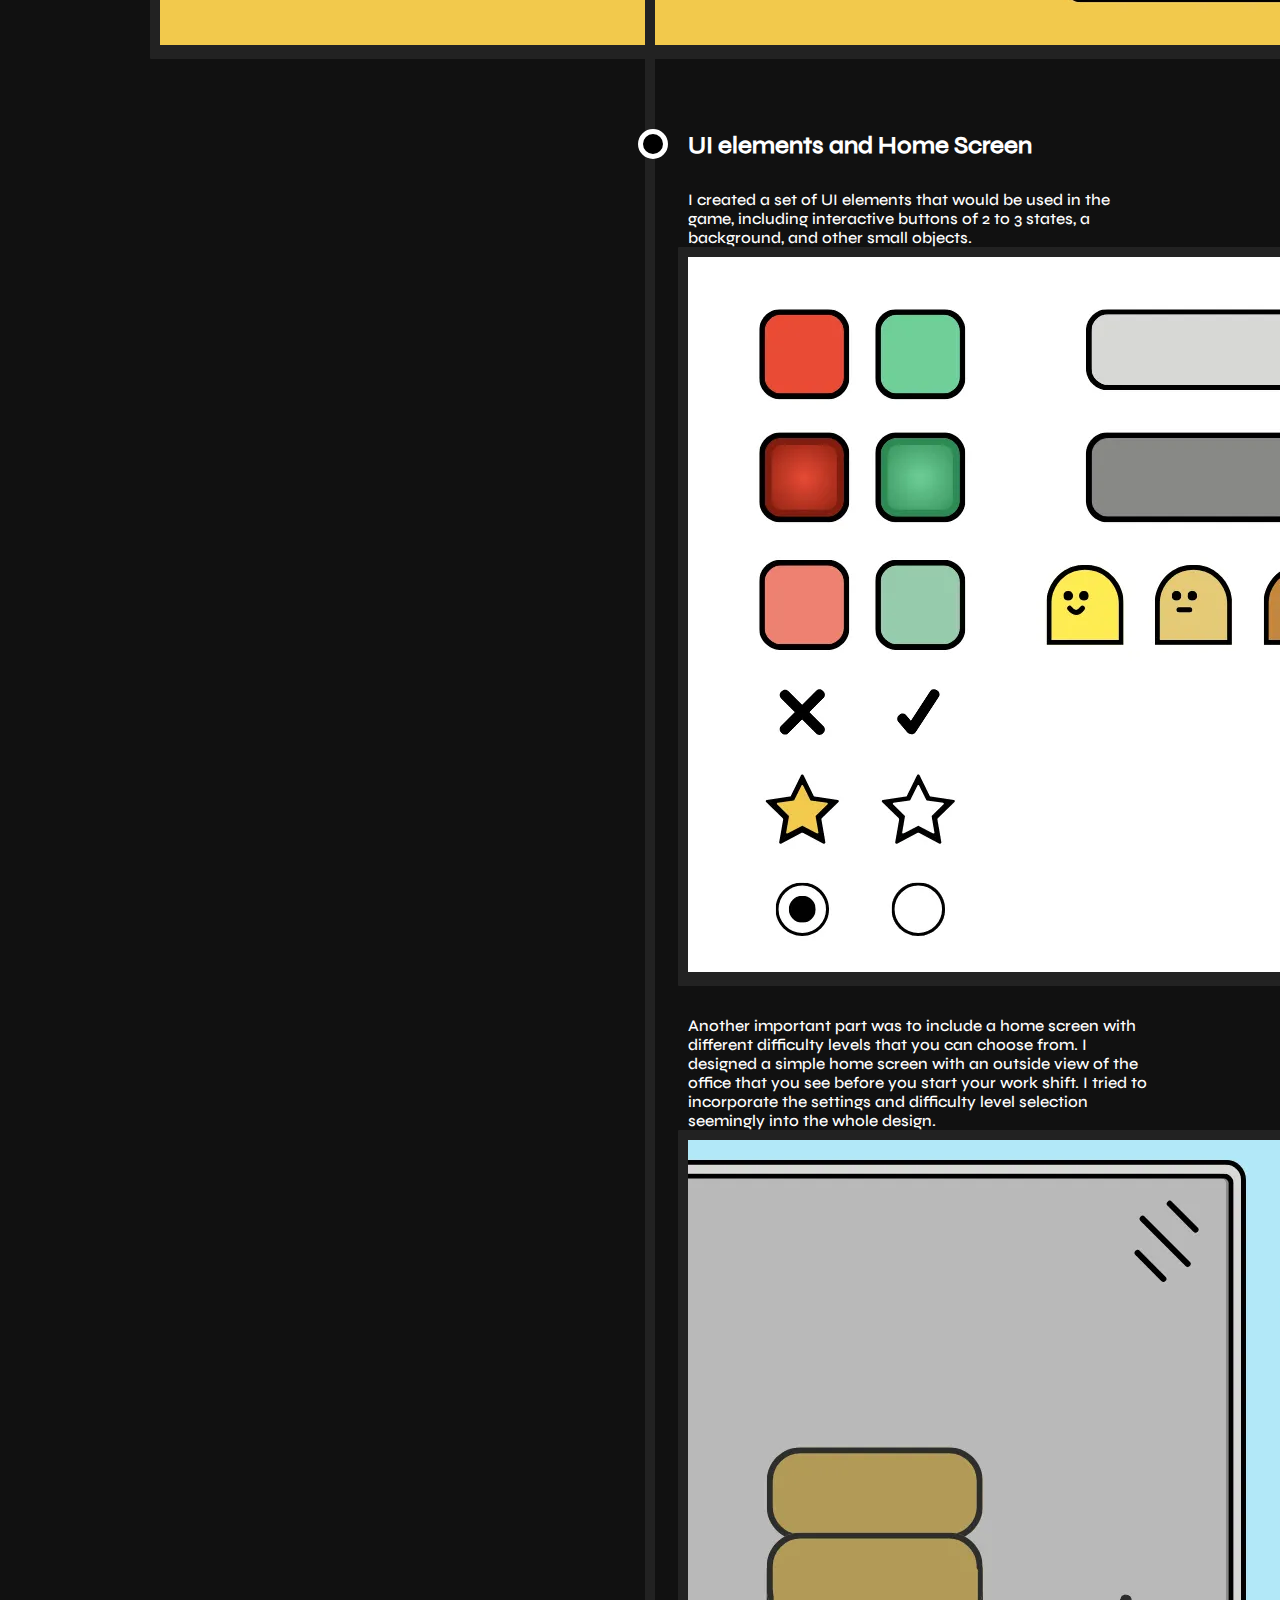
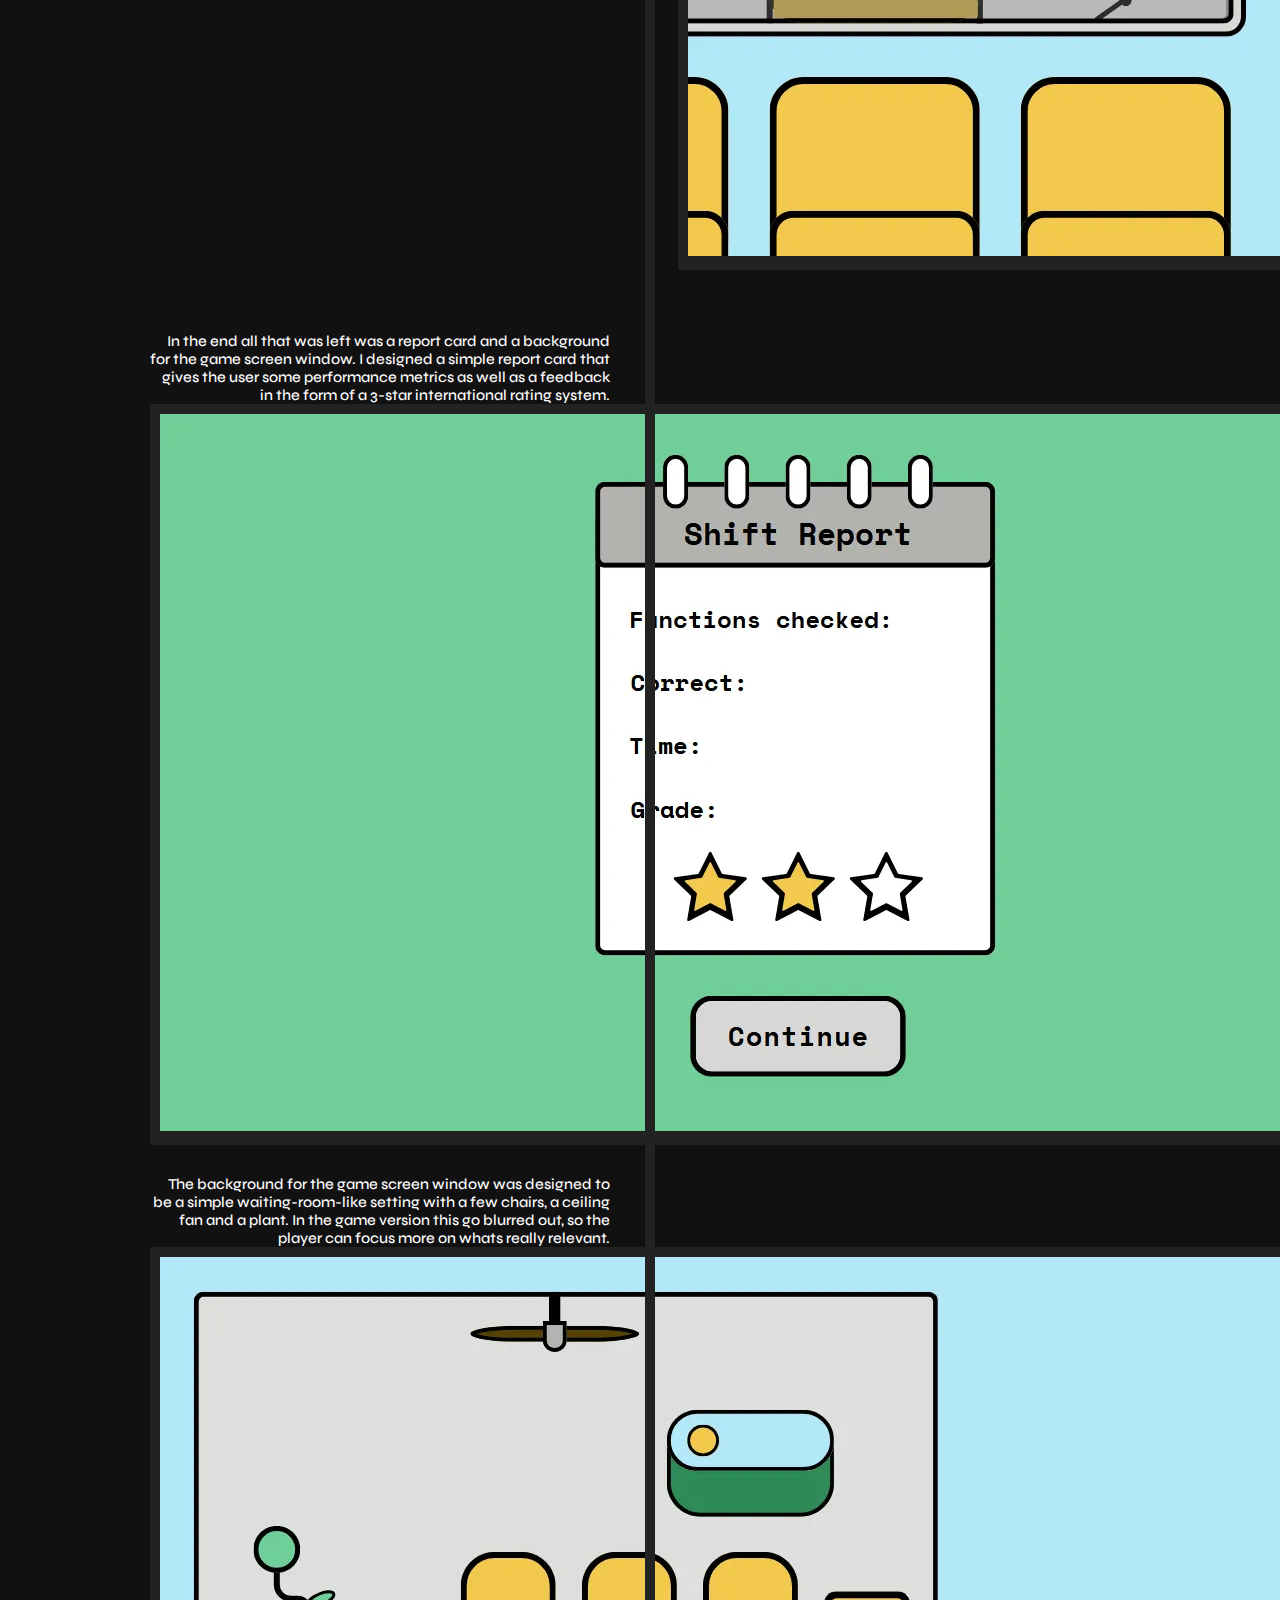
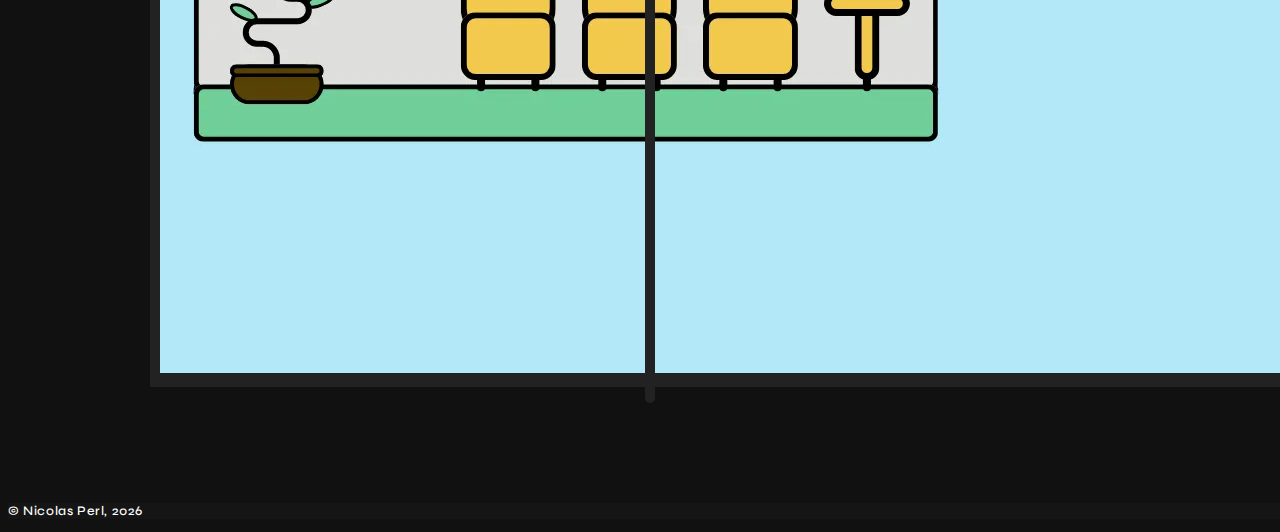
<file: html/work/maturaPlease.html>
<!DOCTYPE html>
<html lang="en" class="html-noScroll">

<head>
  <!-- Title-->
  <title>nicolas.perl</title>

  <!-- SEO Stuff-->
  <meta name="description" content="Hello there! I'm Nicolas, a passionate hobby photographer, graduate engineering student, and software developer hailing from Austria. ">
  <meta name="keywords" content="Nicolas Perl, photographer, engineering student, software developer">
  <meta name="author" content="Nicolas Perl">

  <!-- Bootstrap -->
  <meta name="viewport" content="width=device-width, initial-scale=1">
  <link href="https://cdn.jsdelivr.net/npm/bootstrap@5.0.1/dist/css/bootstrap.min.css" rel="stylesheet"
      integrity="sha384-+0n0xVW2eSR5OomGNYDnhzAbDsOXxcvSN1TPprVMTNDbiYZCxYbOOl7+AMvyTG2x" crossorigin="anonymous">
  
  <!-- Animate.css Implementation -->
  <link rel="stylesheet" href="https://cdnjs.cloudflare.com/ajax/libs/animate.css/4.1.1/animate.min.css" />

  <!-- External Stylesheet -->
  <link rel="stylesheet" type="text/css" href="/css/style.css" media="screen"/>
  <link rel="stylesheet" type="text/css" href="/css/style_mobile.css" media="screen and (min-width: 300px)"/>
  <link rel="stylesheet" type="text/css" href="/css/style_desktop.css" media="screen and (min-width: 992px)"/>
</head>

<body>
  <!-- Start Navbar -->
  <header>
    <nav class="navbar navbar-expand-md fixed-top p-md-3">
        <p class="iconText index-nav hide-on-mobile">nicolas.perl</p> 
        <button class="navbar-toggler" type="button" data-bs-toggle="collapse" data-bs-target="#navbarResponsive"
        aria-controls="navbarResponsive" aria-expanded="false" aria-label="Toggle navigation">
        <span class="navbar-toggler-icon"><img src="/images/icons/menu.svg" alt=""></span>
        </button>
        <div class="collapse navbar-collapse" id="navbarResponsive">
          <ul class="navbar-nav ms-auto text-center navbar-right">
            <li class="nav-item">
              <a class="nav-link" href="/" data-bs-target=".navbar-collapse.show">home</a>
            </li>
            <li class="nav-item">
              <a class="nav-link" href="/html/work.html" data-bs-target=".navbar-collapse.show">work</a>
            </li>
            <li class="nav-item">
              <a class="nav-link" href="/html/about.html" data-bs-target=".navbar-collapse.show">about</a>
            </li>
            <li class="nav-item ml-5">
              <span class="divider">|</span >
            </li>
            <li class="nav-item ml-5">
              <button id="theme-toggle" class="mode-switch ml-10 divider">
                <img id="theme-icon" src="/images/icons/moon.svg" alt="Toggle Dark Mode" />
                <img id="theme-icon-filled" src="/images/icons/moon_filled.svg" alt="Toggle Dark Mode" class="hidden" />
            </button>
            </li>
          </ul>
        </div>
    </nav>
</header>

  <!-- Start Title Section -->
  <div class="aboutPage justify-content-center align-items-center">
    <div class="text-center">
      <h2 class="aboutTitle animate__animated animate__fadeIn">
        Matura, Please!
      </h2>
      <div class="about-container">
        <div class="row d-flex align-items-stretch">
          <!-- Left Column (Optional Image) -->
          <div class="col-md-3 text-center"></div>
          <!-- Center Column (Text Content) -->
          <div class="col-md-6 text-center">
            <h2 class="aboutText animate__animated animate__fadeIn">
                Matura, Please! is the product of a <a href="https://konomondo.at/oer-game-jam/" class="mail"> 2-day Hackathon </a> 
                at TU Graz powered by <a href="https://edventure.studio/" class="mail"> edventure Studios</a>. 
                The goal is to combine Open Educational Resources (OER) and Game Jams to develop open educational games with motivated game developers, artists and teachers. 
                The declared aim is to help young people learn difficult concepts in STEM subjects. 
                The open-source nature of the games allows them to be further developed and adapted at any time.

                <br><br>
                Designed and developed by a group of 4 students, this Unity game is designed to help students prepare for their Math Matura in a fun and engaging way.
                <br><br>
                <a href="https://shellrider.itch.io/matura-please" class="mail">Matura, Please! - Browser Game</a>
            </div>
          <!-- Right Column (Optional Image) -->
          <div class="col-md-3 text-center">
          </div>
        </div>
      </div>
    </div> 
        
    <!-- The Timeline -->
    <ul class="timeline">
      <li>
        <div class="direction-r">
          <div class="flag-wrapper">
            <span class="flag prjHeading">Brainstorming Phase</span>
          </div>
          <div class="prjText-r">
            The brainstorming phase was all about coming up with a game concept that would be fun and engaging for students.
            The result: a game concept that combines elements of the games "Papers, please!" and "You are not my neighbor".
            We wrote down our requirements and ideas and divided them into 3 different categoris: must, should and could.
            This way we would have our outline set for the next two days.
            <br><br>
            The game is set in an office-like setting where the player has to check functions and their proposed attributes.
            Depending on the correctness of the description, the player has to decide whether to accept or reject it.
            <br><br>
            Settled on the game concept, the first half-day was all about designing a first prototype.
            I was responsible for the UI/UX Design.
            <br><br>
            Identifying the key UI elements of similar games, I started to draft first designs of UI components.
            This being a 2-day hackathon, I had to keep the design simple and minimalistic.
          </div>
          <div class="text-center pt-5">
            <div class="work-image-container">
              <img src="/images/projects/maturaPlease/maturaPleaseDraft.webp" class="img-fluid" />
            </div>
          </div>
        </div>
      </li>

      <li>
        <div class="direction-l">
          <div class="flag-wrapper">
            <span class="flag prjHeading">UI Design - Game Screen</span>
          </div>
          <div class="prjText-l">
            Following the brainstorming phase, I started to draw the UI elements in Canva.
            The goal was to create a simple and minimalistic design that would be easy to implement in Unity.
            Therefore, strong communication with the developers was key.
            <br><br>
            I started with the game screen, as it would be the main screen of the game.
            I tried to incorporate a similar design language to the game Mini Motorways, with its smooth color scheme and comic style look.
          </div>
          <div class="text-center pt-5">
            <div class="work-image-container">
              <img src="/images/projects/maturaPlease/maturaPleaseUI.webp" class="img-fluid" />
            </div>
          </div>
        </div>
      </li>

      <li>
        <div class="direction-r">
          <div class="flag-wrapper">
            <span class="flag prjHeading">UI elements and Home Screen</span>
          </div>
          <div class="prjText-r">
            I created a set of UI elements that would be used in the game, including interactive buttons of 2 to 3 states, a background, and other small objects.
          </div>
          <div class="text-center pt-5">
            <div class="work-image-container">
              <img src="/images/projects/maturaPlease/maturaPleaseUI4.webp" class="img-fluid" />
            </div>
          </div>
          <div class="prjText-r">
            Another important part was to include a home screen with different difficulty levels that you can choose from.
            I designed a simple home screen with an outside view of the office that you see before you start your work shift.
            I tried to incorporate the settings and difficulty level selection seemingly into the whole design.
          </div>
            <div class="text-center pt-5">
            <div class="work-image-container">
              <img src="/images/projects/maturaPlease/maturaPleaseUI2.webp" class="img-fluid" />
            </div>
          </div>
        </div>
      </li>
            <li>
        <div class="direction-l">
          <div class="prjText-l">
            In the end all that was left was a report card and a background for the game screen window.
            I designed a simple report card that gives the user some performance metrics as well as a feedback in the form of a 3-star international rating system.
          </div>
          <div class="text-center pt-5">
            <div class="work-image-container">
              <img src="/images/projects/maturaPlease/maturaPleaseUI3.webp" class="img-fluid" />
            </div>
          </div>
          <div class="prjText-l">
            The background for the game screen window was designed to be a simple waiting-room-like setting with a few chairs, a ceiling fan and a plant.
            In the game version this go blurred out, so the player can focus more on whats really relevant.
          </div>
        <div class="text-center pt-5">
            <div class="work-image-container">
              <img src="/images/projects/maturaPlease/maturaPleaseUI5.webp" class="img-fluid" />
            </div>
          </div>
        </div>
      </li>
    </ul>
    
    <footer class="footer text-center text-white mt-1">
      <div class="text-center p-3 footer-content">
        <p class="mb-0">
          &copy; Nicolas Perl,
          <script>
            document.write(new Date().getFullYear());
          </script>
        </p>
      </div>
    </footer>
  </div>

  <div id="imageModal" class="modal" style="display:none;">
    <span class="close" id="closeModal"></span>
    <img class="modal-content" id="modalImg">
  </div>

  <!-- Scripts -->
  <script defer src="https://cdn.jsdelivr.net/npm/bootstrap@5.0.1/dist/js/bootstrap.bundle.min.js"
      integrity="sha384-gtEjrD/SeCtmISkJkNUaaKMoLD0//ElJ19smozuHV6z3Iehds+3Ulb9Bn9Plx0x4" crossorigin="anonymous"></script>
  <script defer src="/theme-toggle.js"></script>
  <script defer src="/image-viewer.js"></script>
</body>

</html>
</file>
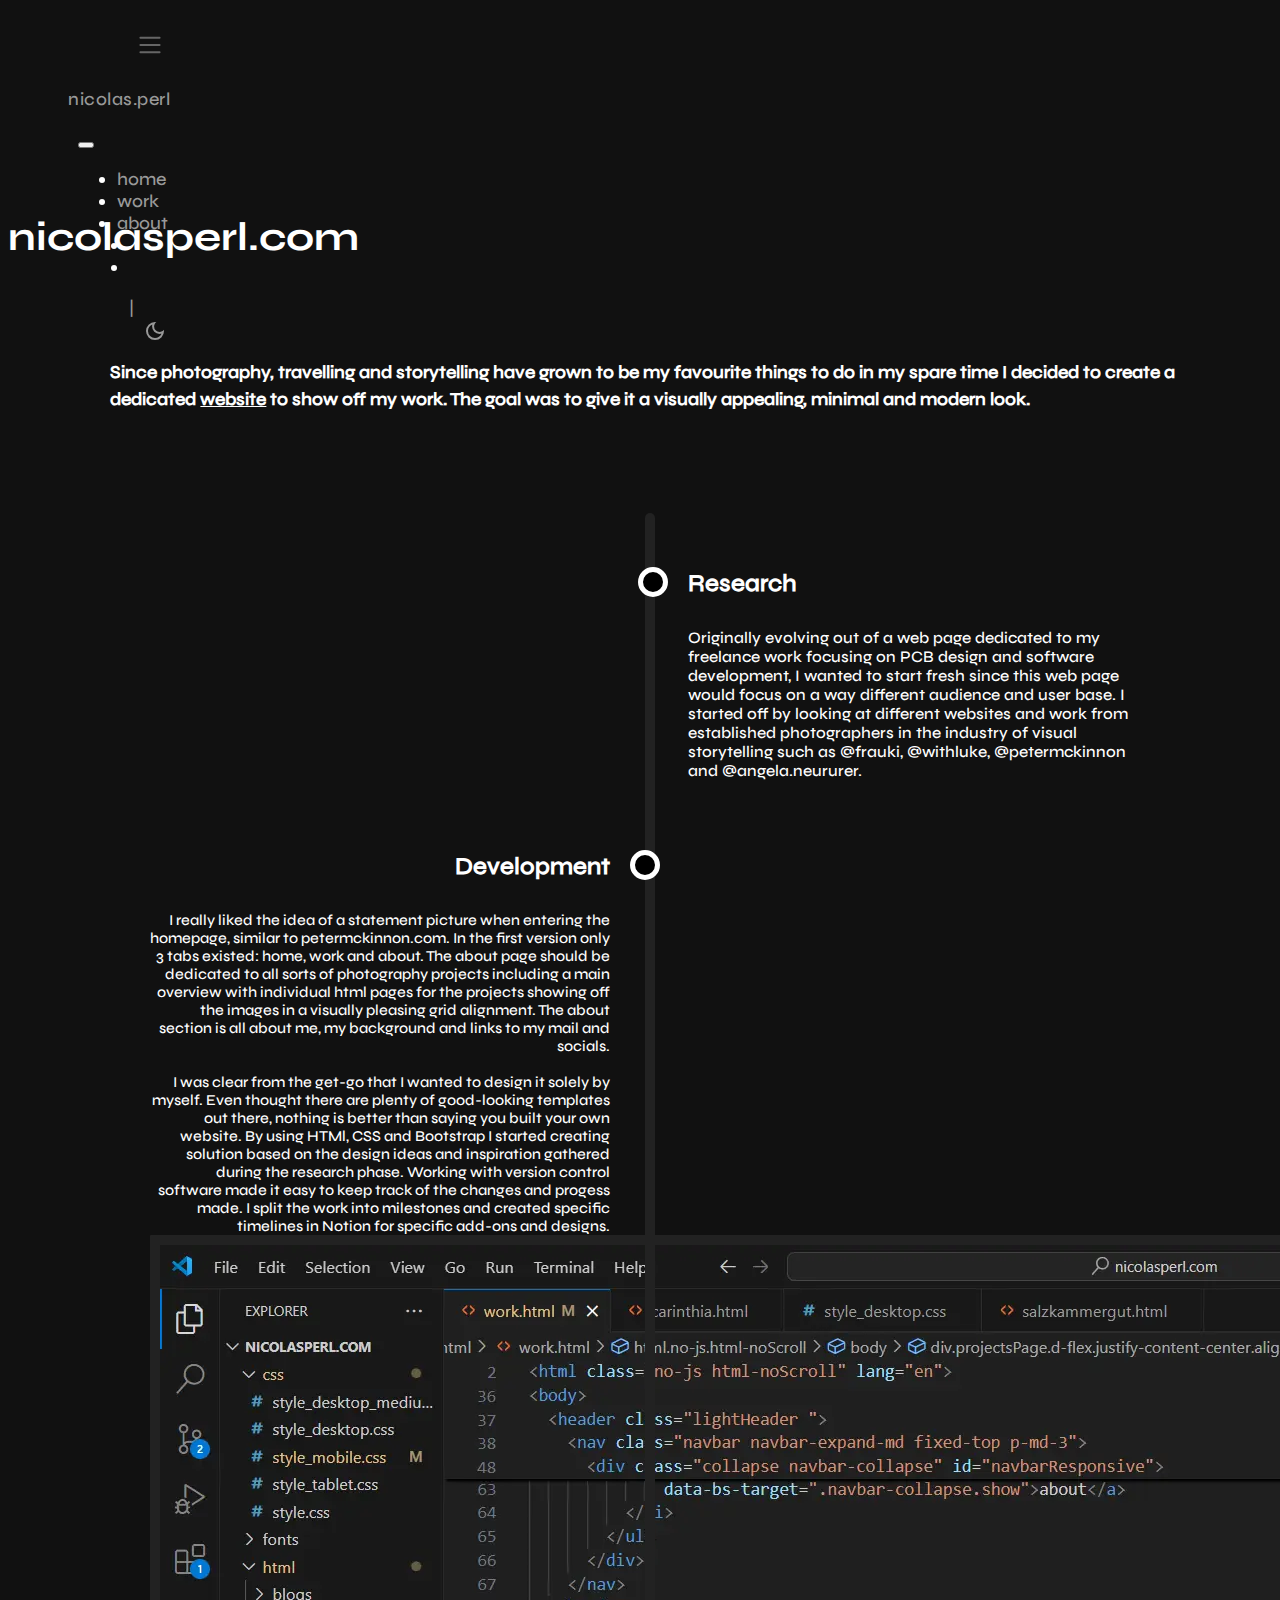
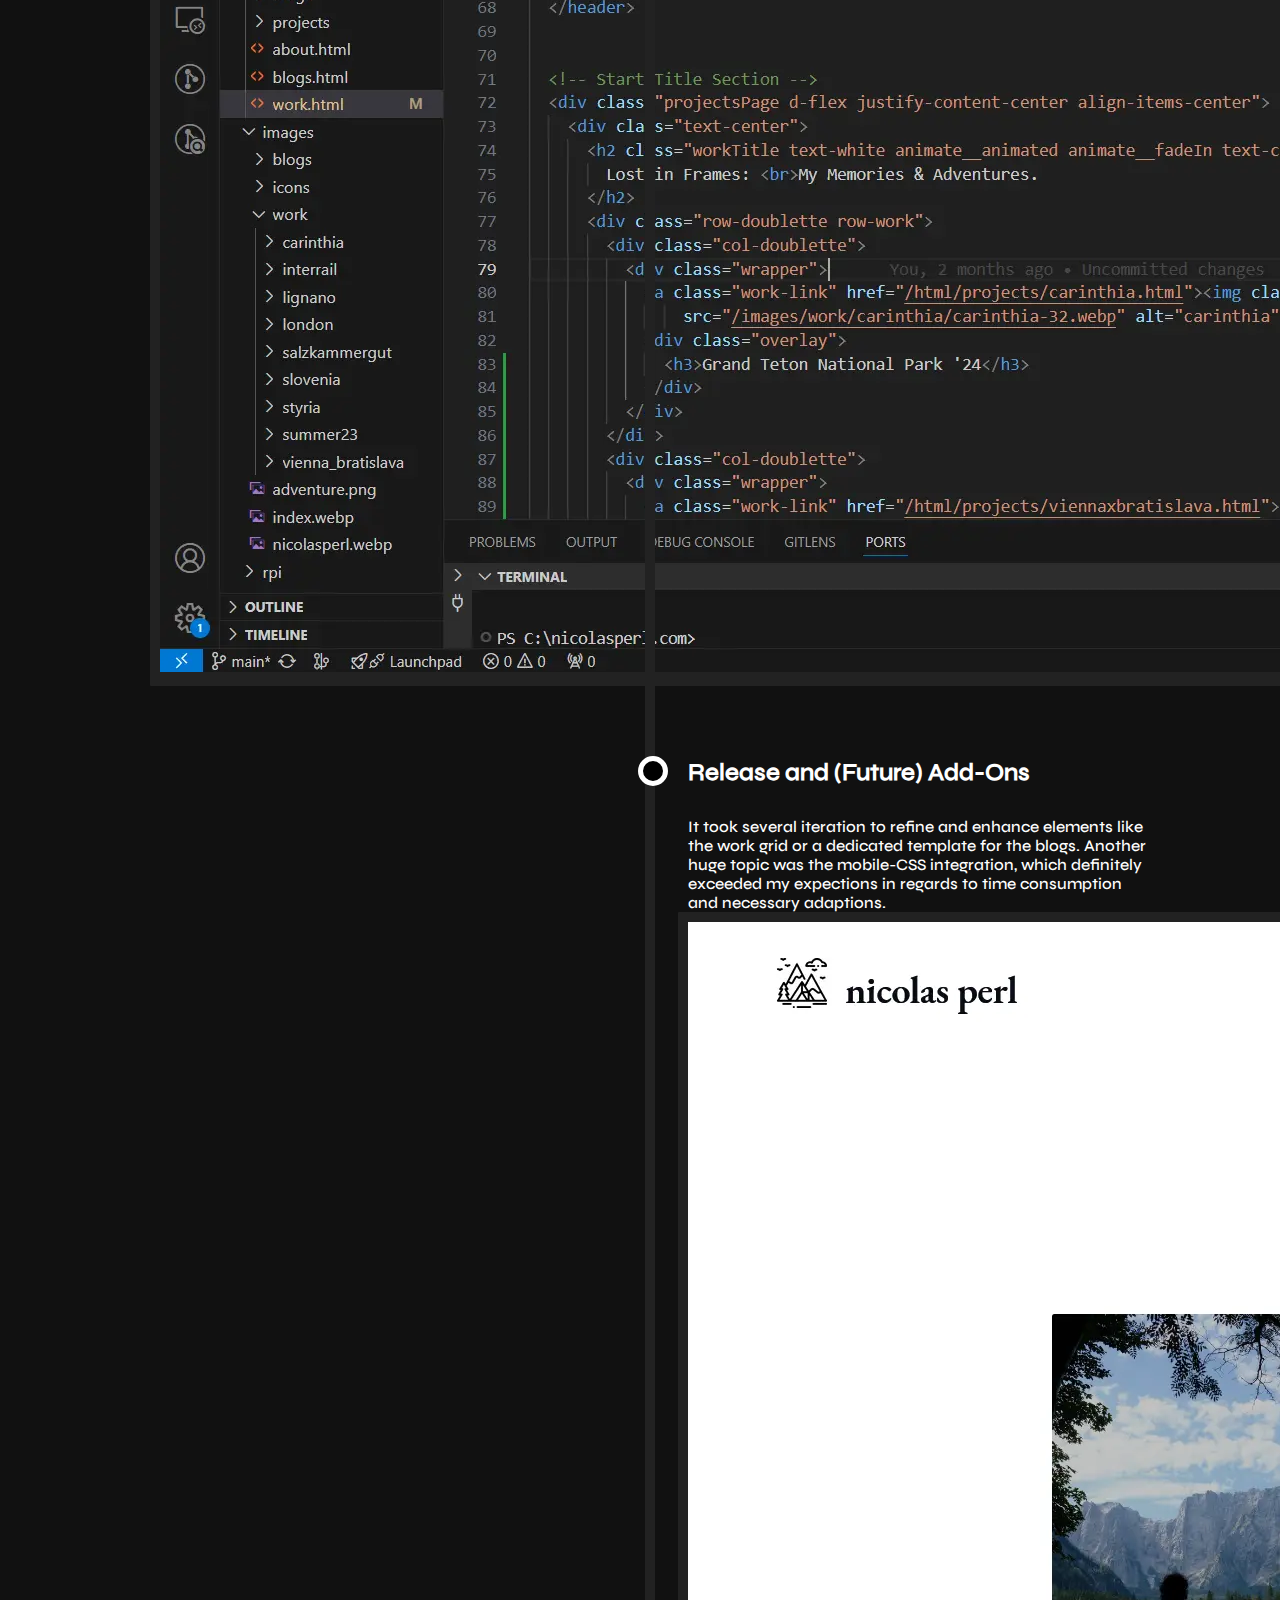
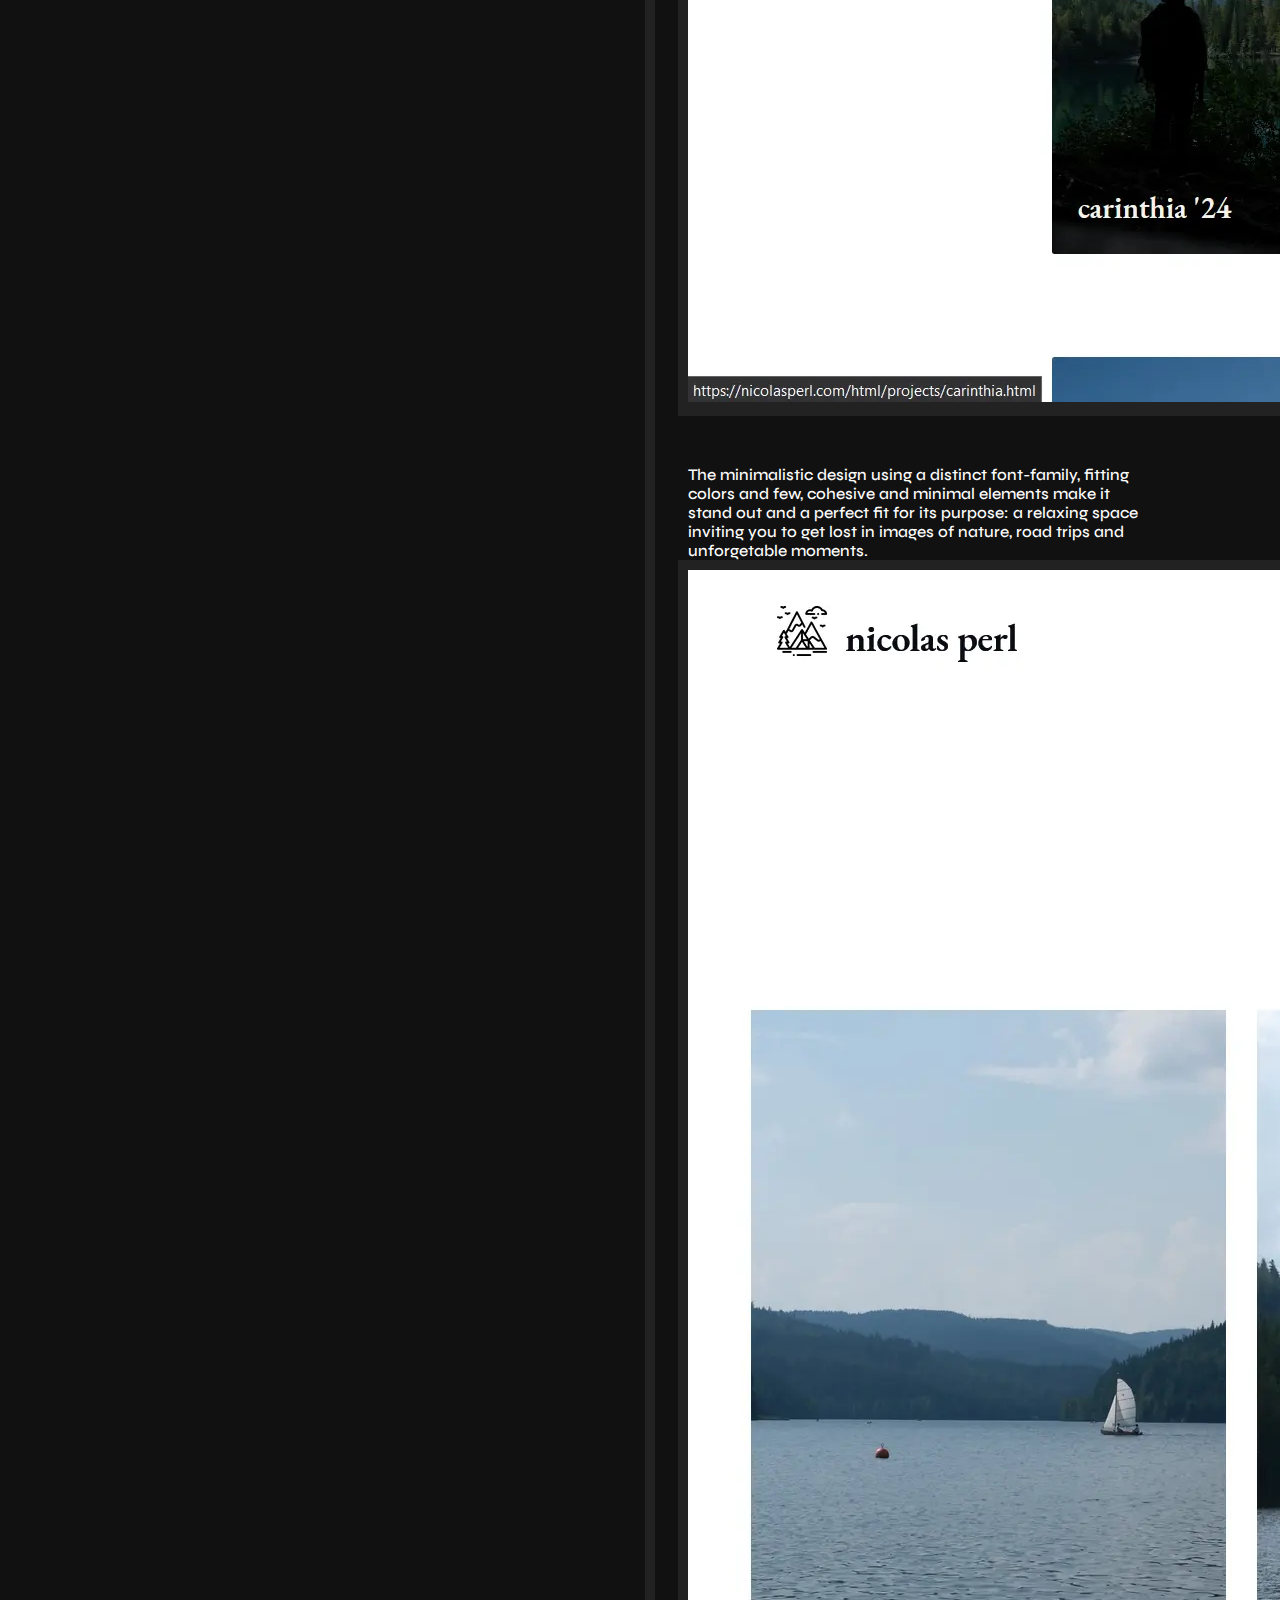
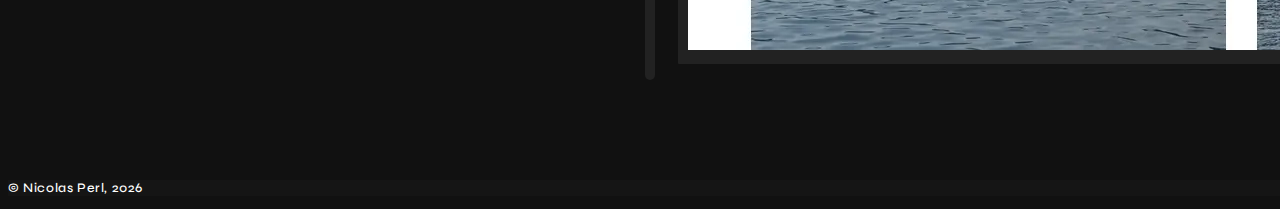
<file: html/work/personalWebsite.html>
<!DOCTYPE html>
<html lang="en" class="html-noScroll">

<head>
  <!-- Title-->
  <title>nicolas.perl</title>

  <!-- SEO Stuff-->
  <meta name="description" content="Hello there! I'm Nicolas, a passionate hobby photographer, graduate engineering student, and software developer hailing from Austria. ">
  <meta name="keywords" content="Nicolas Perl, photographer, engineering student, software developer">
  <meta name="author" content="Nicolas Perl">

  <!-- Bootstrap -->
  <meta name="viewport" content="width=device-width, initial-scale=1">
  <link href="https://cdn.jsdelivr.net/npm/bootstrap@5.0.1/dist/css/bootstrap.min.css" rel="stylesheet"
      integrity="sha384-+0n0xVW2eSR5OomGNYDnhzAbDsOXxcvSN1TPprVMTNDbiYZCxYbOOl7+AMvyTG2x" crossorigin="anonymous">
  
  <!-- Animate.css Implementation -->
  <link rel="stylesheet" href="https://cdnjs.cloudflare.com/ajax/libs/animate.css/4.1.1/animate.min.css" />

  <!-- External Stylesheet -->
  <link rel="stylesheet" type="text/css" href="/css/style.css" media="screen"/>
  <link rel="stylesheet" type="text/css" href="/css/style_mobile.css" media="screen and (min-width: 300px)"/>
  <link rel="stylesheet" type="text/css" href="/css/style_desktop.css" media="screen and (min-width: 992px)"/>
</head>

<body>
  <!-- Start Navbar -->
  <header>
    <nav class="navbar navbar-expand-md fixed-top p-md-3">
        <p class="iconText index-nav hide-on-mobile">nicolas.perl</p> 
        <button class="navbar-toggler" type="button" data-bs-toggle="collapse" data-bs-target="#navbarResponsive"
        aria-controls="navbarResponsive" aria-expanded="false" aria-label="Toggle navigation">
        <span class="navbar-toggler-icon"></span>
        </button>
        <div class="collapse navbar-collapse" id="navbarResponsive">
          <ul class="navbar-nav ms-auto text-center navbar-right">
            <li class="nav-item">
              <a class="nav-link" href="/" data-bs-target=".navbar-collapse.show">home</a>
            </li>
            <li class="nav-item">
              <a class="nav-link" href="/html/work.html" data-bs-target=".navbar-collapse.show">work</a>
            </li>
            <li class="nav-item">
              <a class="nav-link" href="/html/about.html" data-bs-target=".navbar-collapse.show">about</a>
            </li>
            <li class="nav-item ml-5">
              <span class="divider">|</span >
            </li>
            <li class="nav-item ml-5">
              <button id="theme-toggle" class="mode-switch ml-10 divider">
                  <img id="theme-icon" src="/images/icons/moon.svg" alt="Toggle Dark Mode" />
                  <img id="theme-icon-filled" src="/images/icons/moon_filled.svg" alt="Toggle Dark Mode" class="hidden" />
              </button>
            </li>
          </ul>
        </div>
    </nav>
</header>

  <!-- Start Title Section -->
  <div class="aboutPage justify-content-center align-items-center">
    <div class="text-center">
      <h2 class="aboutTitle animate__animated animate__fadeIn">
        nicolasperl.com
      </h2>
      <div class="about-container">
        <div class="row d-flex align-items-stretch">
          <!-- Left Column (Optional Image) -->
          <div class="col-md-3 text-center"></div>
          <!-- Center Column (Text Content) -->
          <div class="col-md-6 text-center">
            <h2 class="aboutText animate__animated animate__fadeIn">
              Since photography, travelling and storytelling have grown to be my favourite things to do in my spare time I decided
              to create a dedicated <a href="https://nicolasperl.com/" class="mail">website</a> to show off my work.
              The goal was to give it a visually appealing, minimal and modern look.
          </div>
          <!-- Right Column (Optional Image) -->
          <div class="col-md-3 text-center">
          </div>
        </div>
      </div>
    </div> 
        
    <!-- The Timeline -->
    <ul class="timeline">

      <li>
        <div class="direction-r">
          <div class="flag-wrapper">
            <span class="flag prjHeading">Research</span>
          </div>
          <div class="prjText-r">
            Originally evolving out of a web page dedicated to my freelance work focusing on PCB design and software development, 
            I wanted to start fresh since this web page would focus on a way different audience and user base.
            I started off by looking at different websites and work from established photographers in the industry of visual storytelling such as
            @frauki, @withluke, @petermckinnon and @angela.neururer.
          </div>
        </div>
      </li>

      <li>
        <div class="direction-l">
          <div class="flag-wrapper">
            <span class="flag prjHeading">Development</span>
          </div>
          <div class="prjText-l">
            I really liked the idea of a statement picture when entering the homepage, similar to petermckinnon.com.
            In the first version only 3 tabs existed: home, work and about.
            The about page should be dedicated to all sorts of photography projects including a main overview with individual
            html pages for the projects showing off the images in a visually pleasing grid alignment.
            The about section is all about me, my background and links to my mail and socials.
            <br><br>
            I was clear from the get-go that I wanted to design it solely by myself. 
            Even thought there are plenty of good-looking templates out there, nothing is better than saying you built your own website.
            By using HTMl, CSS and Bootstrap I started creating solution based on the design ideas and inspiration gathered during the research phase.
            Working with version control software made it easy to keep track of the changes and progess made.
            I split the work into milestones and created specific timelines in Notion for specific add-ons and designs.
          </div>
          <div class="text-center pt-5">
            <div class="work-image-container">
              <img src="/images/projects/website_development.webp" class="img-fluid" />
            </div>
          </div>
        </div>
      </li>

      <li>
        <div class="direction-r">
          <div class="flag-wrapper">
            <span class="flag prjHeading">Release and (Future) Add-Ons</span>
          </div>
          <div class="prjText-r">
            It took several iteration to refine and enhance elements like the work grid or a dedicated template for the blogs.
            Another huge topic was the mobile-CSS integration, which definitely exceeded my expections in regards to time consumption and necessary adaptions.
          </div>
          <div class="text-center pt-5">
            <div class="work-image-container">
              <img src="/images/projects/website_1.webp" class="img-fluid" />
            </div>
          </div>
          <div class="prjText-r">
            <br>
            The minimalistic design using a distinct font-family, fitting colors and few, cohesive and minimal elements make it stand out
            and a perfect fit for its purpose: a relaxing space inviting you to get lost in images of nature, road trips and unforgetable moments.
          </div>
          <div class="text-center pt-5">
            <div class="work-image-container">
              <img src="/images/projects/website_2.webp" class="img-fluid" />
            </div>
          </div>
        </div>
      </li>
    </ul>
    
    <footer class="footer text-center text-white mt-1">
      <div class="text-center p-3 footer-content">
        <p class="mb-0">
          &copy; Nicolas Perl,
          <script>
            document.write(new Date().getFullYear());
          </script>
        </p>
      </div>
    </footer>
  </div>

  <!-- Scripts -->
  <script defer src="https://cdn.jsdelivr.net/npm/bootstrap@5.0.1/dist/js/bootstrap.bundle.min.js"
      integrity="sha384-gtEjrD/SeCtmISkJkNUaaKMoLD0//ElJ19smozuHV6z3Iehds+3Ulb9Bn9Plx0x4" crossorigin="anonymous"></script>
  <script defer src="/theme-toggle.js"></script>
</body>

</html>
</file>
<file: css/style.css>
/* Fonts */

@font-face {
  font-family: "syne";
  src: url("/fonts/Syne-Medium.ttf");
  font-weight: normal;
  font-style: normal;
  font-display: swap;
}

@font-face {
  font-family: "syne-b";
  src: url("/fonts/Syne-Bold.ttf");
  font-weight: normal;
  font-style: normal;
  font-display: swap;
}

@font-face {
  font-family: "syne-s";
  src: url("/fonts/Syne-SemiBold.ttf");
  font-weight: normal;
  font-style: normal;
  font-display: swap;
}

@font-face {
  font-family: "glock";
  src: url("/fonts/Gloock-Regular.ttf");
  font-weight: normal;
  font-style: normal;
  font-display: swap;
}

@font-face {
  font-family: "gara";
  src: url("/fonts/EBGaramond-Regular.woff2");
  font-weight: normal;
  font-style: normal;
  font-display: swap;
}

:root {
  --animate-delay: 0.5s;
  --white: #FFFFFF;
  --gray: #999999;
  --black: #111111;
  --image-container-bg: #222222;
  --timeline-dot: #FFFFFF;
  --timeline-dot-inner: #000000;
}

body {
  background-color: var(--black) !important;
  color: var(--white) !important;
}

body.light-mode {
  background-color: var(--white) !important;
  color: var(--black) !important;
  --image-container-bg: #CCCCCC;
  --timeline-dot: #000000;
  --timeline-dot-inner: #FFFFFF;
}

html {
  overflow-y: scroll;
  scrollbar-width: thin;
  scrollbar-color: var(--gray) var(--black);
}

/* progress container (grey background) */
.progress-container {
  width: 100%;
  position:fixed;
  top: 60px;
  height: 8px;
  background: white;
}

/* remove default button styles */
#theme-toggle {
  background: none;
  border: none !important;
  outline: none;
  text-decoration: none;
  cursor: pointer;
}

@media (max-width: 768px) {
  .navbar-collapse {
    background-color: #151515 !important;
    padding-bottom: 20px;
  }

  .navbar-nav {
    background-color: #151515 !important;
  }

  .nav-item {
    background-color: #151515 !important; /* Ensure all items match */
  }
  .navbar{
    background-color: #151515 !important;
  }
}
</file>
<file: css/style_mobile.css>
@media (min-width: 300px) {

.html-noScroll {
    scrollbar-width: 5px;
    /* For Firefox */
    -ms-overflow-style: 5px;
    /* For Internet Explorer and Edge */
    }

    .html-noScroll::-webkit-scrollbar {
    width: 0px;
    /* For Chrome, Safari, and Opera */
    }

    img {
    pointer-events: none;
    }

    /* ------------------------------------------------------------------- 
    * ## title page
    * ------------------------------------------------------------------- */

    .section-title {
    position: absolute;
    padding: 0;
    margin: 0;
    width: 100%;
    height: 100vh;
    pointer-events: none;
    top: 0px !important;
    }

    .title {
    font-family: "gara", sans-serif;
    font-weight: 600;
    letter-spacing: 2px;
    font-size: 40px;
    }

    .slogan {
    font-family: "syne", sans-serif;
    font-weight: 200;
    letter-spacing: 0.6px;
    font-size: 17px;
    margin-top: 25px;
    }

    /* ------------------------------------------------------------------- 
    * ## navbar.
    * ------------------------------------------------------------------- */

    .hide-on-mobile{
        visibility: hidden;
    }

    .iconText {
    font-family: "syne", sans-serif;
    font-weight: 200 !important;
    letter-spacing: 0px !important;
    font-size: 26px !important;
    }

    .navbar-collapse {
    margin-left: -1px !important;
    margin-right: -1px !important;
    }

    .navbar{
    font-family: "syne";
    font-size: 16px !important;
    border-radius: 0px !important;
    margin-top: 0;
    justify-content: center;
    border-bottom: #151515;
    border-width: 5px;
    }

    .navbar-logo img{
    width: 35px;
    height: 35px;
    left: 25px;
    position: absolute;
    top: 15px
    }

    .no-filter{
    filter:none !important;
    }

    .navbar-toggler-icon {
    background-image: url("/images/icons/menu.svg") !important;
    filter: invert();
    margin: 10px;
    width: 25px;
    height: 25px;
    right: 25px;
    position: absolute;
    top: 15px;
    flex: auto;
    }

    .navbar-toggler{
    outline: none;
    box-shadow: none;
    width: 0px !important;
    height: 0px !important;
    }

    .navbar-toggler:focus,
    .navbar-toggler:active,
    .navbar-toggler-icon:focus {
    outline: none;
    box-shadow: none;
    }

    .nav-link {
    position: relative;
    text-decoration: none;
    color: var(--white);
    }

    .nav-link {
    color: var(--gray) !important;
    font-family: "syne";
    font-size: 18px !important;
    position: relative !important;
    text-decoration: none;
    letter-spacing: 0.1px;
    }

    .nav-link:focus {
    color: var(--white);
    }

    .nav-link:after {
    content: "";
    position: absolute;
    height: 1px;
    width: 78%;
    left: 50%;
    bottom: 1px;
    margin-bottom: 5px;
    transition: 300ms;
    -webkit-transition: 300ms;
    transform: translateX(-50%) scaleX(0);
    -webkit-transform: translateX(-50%) scaleX(0);
    transform-origin: 50% 50%;
    }

    .divider{
    color: transparent;
    }

    /*
    Icon hover animation
    */

    .hidden {
    display: none;
    }

    .mode-switch:hover #theme-icon {
    display: none;
    }

    .mode-switch:hover #theme-icon-filled {
    display: inline-block;
    }

    /* ------------------------------------------------------------------- 
    * ## work page
    * ------------------------------------------------------------------- */
        
    .work-container{
        margin-left: 15vw;
        margin-right: 15vw;
        margin-bottom: 80px;
        margin-top: 100px;
    }
    
    .workTitle {
        padding-top: 18vh;
        font-family: "syne-b";
        font-size: 28px;
    }

    .workHeading{
        font-family: "syne-s";
        text-align: start;
        font-size: 20px;
        margin-top: 20px;
        text-decoration: underline;
    }

    .workHeading a{
        color: inherit;
        text-decoration: none;
    }

    .workHeading a:hover{
        color: inherit;
        text-decoration: underline;
    }

    .workText {
        font-family: "syne";
        line-height: 1.5;
        font-size: 15px;
        text-align: start;
        padding-top: 10px;
    }

    .work-image-container {
        background-color: var(--image-container-bg);
        padding: 10px; /* Equal padding on all sides for the image */
        text-align: center; /* Center align the content */
        width: fit-content; /* Adjust to content width */
        height: fit-content;
        margin: 0px; /* Center the entire container on the page */
        border-radius: 1px; /* Optional: Rounded corners */
    }

    /* ------------------------------------------------------------------- 
    * ## about page
    * ------------------------------------------------------------------- */

    .about-container{
    margin-left: 15vw;
    margin-right: 15vw;
    }

    .aboutTitle {
    padding-top: 18vh;
    font-family: "syne-b";
    font-size: 28px;
    padding-bottom: 80px;
    }

    .aboutHeading {
    font-family: "syne-b";
    text-align: start;
    font-size: 21px;
    margin-top: 20px;
    }

    .aboutText {
    font-family: "syne";
    line-height: 1.5;
    font-size: 15px;
    text-align: start;
    padding-top: 10px;
    }

    .mail {
    font-family: "syne";
    margin-top: 30px;
    font-size: 16px;
    color: inherit
    }

    .icon-container {
    padding-top: 30px;
    filter: invert();
    margin-bottom: 80px;
    }
    
    /* Filter for light mode */
    .light-mode .icon-container {
    filter: none;
    }

    .image-container {
    background-color: var(--image-container-bg);
    padding: 10px;
    padding-bottom: 0px;
    text-align: center; 
    width: fit-content; 
    height: fit-content;
    }
    
    .image-container img {
    display: block;
    margin: 0 auto;
    }
    
    .caption {
    font-size: 11px;
    text-align: start;
    font-family: "syne";
    letter-spacing: 1px;
    padding-bottom: 5px;
    padding-top: 4px;
    }


    /* ------------------------------------------------------------------- 
    * ## project page.
    * ------------------------------------------------------------------- */
    
    .prjHeading{
    font-family: "syne", sans-serif;
    font-size: 20px;
    padding-top: 20px !important;
    margin-bottom: 20px;
    }

    .timeline .flag-wrapper{
        margin-top: 40px !important;
    }

    .timeline {
    position: relative;
    margin-left: 15vw;
    margin-right: 15vw;
    padding: 0px;
    margin-top: 100px;
    list-style-type: none;
    margin-bottom: 100px;
    }

    .prjText-r {
    font-size: 15px;
    font-family: "syne", sans-serif;
    margin-top: 20px;
    }

    .prjText-l {
    font-size: 15px;
    font-family: "syne", sans-serif;        
    margin-top: 20px;
    }



    /* ------------------------------------------------------------------- 
    * ## footer.
    * ------------------------------------------------------------------- */

    .footer {
        background-color: #151515;
        font-family: "syne";
        font-size: 13px;
        position: static;
        bottom: 0;
        width: 100%;
        letter-spacing: 0.6px;
        justify-content: center !important;
        }

}
</file>
<file: css/style_desktop.css>
/* Medium devices (desktops, 992px and up) */
@media (min-width: 992px) {

  .html-noScroll {
    scrollbar-width: 5px;
    /* For Firefox */
    -ms-overflow-style: 5px;
    /* For Internet Explorer and Edge */
  }

  .html-noScroll::-webkit-scrollbar {
    width: 0px;
    /* For Chrome, Safari, and Opera */
  }

  img {
    pointer-events: none;
  }

  /* navbar */

  .iconText {
    letter-spacing: 0.5px !important;
    font-size: 18px !important;
    margin-top: 70px !important;
    color: var(--gray) !important;
    margin-left: -10px;
  }

  .navbar {
    font-family: "syne", sans-serif;
    font-size: 18px !important;
    height: 5vh !important;
    padding-right: 50px !important;
    border-radius: 0px !important;
    padding: 20px !important;
    padding-top: 10px !important;
    margin-left: 50px;
    margin-right: 60px;
    position: absolute;
  }

  .navbar-logo img {
    width: 22px;
    height: 22px;
    margin-right: 25px !important;
    margin-top: 50px !important;
    position: unset;
    color: var(--gray) !important;
  }

  .nav-link {
    color: var(--gray) !important;
    padding-top: 25px !important;
    font-family: "syne";
    font-size: 18px !important;
    position: relative !important;
    padding-right: 10px;
    text-decoration: none;
    letter-spacing: 0.1px;
    margin-top: 40px;
  }

  .nav-link:after {
    content: "";
    position: absolute;
    background-color: var(--gray);
    height: 1.5px;
    width: 78%;
    left: 50%;
    bottom: 1px;
    margin-bottom: 8px;
    transition: 300ms;
    -webkit-transition: 300ms;
    transform: translateX(-50%) scaleX(0);
    -webkit-transform: translateX(-50%) scaleX(0);
    transform-origin: 50% 50%;
  }

  .nav-link:hover:after {
    transform: translateX(-50%) scaleX(1);
    -webkit-transform: translateX(-50%) scaleX(1);
  }

  .nav-link img {
    pointer-events: none; /* Prevent hover and click on the image */
  }
  
  .nav-link:hover img {
    transform: none; /* Ensure no transformation occurs on hover */
  }

  .divider{
    padding-top: 25px !important;
    font-family: "syne";
    font-size: 18px !important;
    position: absolute !important;
    padding-right: 10px;
    text-decoration: none;
    color: var(--gray) !important;
    letter-spacing: 0.1px;
    margin-top:38px;
  }

  .ml-5{
    margin-left: 12px;
  }

  .ml-10{
    margin-left: 8px;
    margin-top:38px
  }

  .hidden {
    display: none;
  }

  .mode-switch:hover #theme-icon {
    display: none;
  }

  .mode-switch:hover #theme-icon-filled {
    display: inline-block;
  }
  

  /*
   Footer
  */
  
  .footer {
    background-color: #151515;
    font-family: "syne";
    font-size: 13px;
    position: static;
    bottom: 0;
    width: 100%;
    letter-spacing: 0.6px;
    justify-content: center !important;
  }

  /* ------------------------------------------------------------------- 
  * ## title page
  * ------------------------------------------------------------------- */

  .section-title {
    position: absolute;
    padding: 0;
    margin: 0;
    width: 100%;
    height: 100vh;
    pointer-events: none;
    top: 0px !important;
  }

  .title {
    font-family: "gara", sans-serif;
    font-weight: 600;
    letter-spacing: 2px;
    font-size: 58px;
  }

  .slogan {
    font-family: "syne", sans-serif;
    font-weight: 200;
    letter-spacing: 0.6px;
    font-size: 20px;
    margin-top: 25px;
  }
  
  /* ------------------------------------------------------------------- 
  * ## about page
  * ------------------------------------------------------------------- */

  .aboutPage {
    position: absolute;
    padding: 0;
    margin: 0;
    width: 100%;
    top: 0px !important;
    min-height: 100vh;
  }

  .about-container{
    margin-left: 8vw;
    margin-right: 8vw;
  }

  .aboutTitle {
    padding-top: 20vh;
    font-family: "syne-b";
    font-size: 40px;
    padding-bottom: 5vh;
  }

  .aboutHeading {
    padding-top: 10vh;
    font-family: "syne-s";
    padding-bottom: 3vh;
    font-size: 2rem;
    text-align: center;
  }

  .aboutText {
    font-family: "syne";
    line-height: 1.5;
    font-size: 18px;
    text-align: start;
    padding-top: 20px;
  }

  .mail {
    font-family: "syne";
    margin-top: 30px;
    font-size: 18px;
    color: inherit
  }

  .icon-container {
    padding-top: 30px;
    filter: invert();
    margin-bottom: 180px;
  }
  
  /* Filter for light mode */
  .light-mode .icon-container {
    filter: none;
  }

  .image-container {
    background-color: var(--image-container-bg);
    padding: 10px;
    padding-bottom: 0px;
    text-align: center;
    width: fit-content;
    height: fit-content;
    margin: 20px;
    margin-top: 0vh;
    border-radius: 1px;
  }
  
  .image-container img {
    display: block;
    margin: 0 auto;
  }
  
  .caption {
    font-size: 12px;
    text-align: start;
    font-family: "syne";
    letter-spacing: 1px;
    padding-bottom: 5px;
  }

  /*
    WORK PAGE 
  */

  .work-container{
    margin-left: 8vw;
    margin-right: 8vw;
    margin-bottom: 200px;
    margin-top: 100px;
  }
  
  .workTitle {
    padding-top: 20vh;
    font-family: "syne-b";
    font-size: 40px;
    padding-bottom: 8vh;
  }

  .workHeading{
    font-family: "syne-s";
    text-align: start;
    font-size: 26px;
    margin-top: 0px !important;
  }

  .workHeading a{
    color: inherit;
    text-decoration: none;
  }

  .workHeading a:hover{
    color: inherit;
    text-decoration: underline;
  }

  .workText {
    font-family: "syne";
    line-height: 1.5;
    font-size: 18px;
    text-align: start;
    padding-top: 10px;
  }

  .work-image-container {
    background-color: var(--image-container-bg);
    padding: 10px; /* Equal padding on all sides for the image */
    text-align: center; /* Center align the content */
    width: fit-content; /* Adjust to content width */
    height: fit-content;
    margin: 0px; /* Center the entire container on the page */
    border-radius: 1px; /* Optional: Rounded corners */
  }

  /*
    TIMELINE (PROJECT PAGE)
  */
  
  .timeline {
    position: relative;
    width: 1000px;
    margin: 0px auto;
    padding: 0px;
    margin-top: 100px;
    list-style-type: none;
    margin-bottom: 100px;
 }

  .timeline:before {
    position: absolute;
    left: 50%;
    top: 0;
    content: ' ';
    display: block;
    width: 10px;
    height: 100%;
    margin-left: -3px;
    background: var(--image-container-bg);
    border-radius: 5px;
    z-index: 5;
 }
  .timeline li {
    padding: 1em 0;
 }

  .timeline li::after {
    content: "";
    display: block;
    height: 0;
    clear: both;
    visibility: hidden;
 }
  .direction-l {
    position: relative;
    width: 470px;
    float: left;
    text-align: right;
    margin-left: 1.5px;
 }

  .direction-r {
    position: relative;
    width: 470px;
    float: right;
    padding-left: 2px;
 }

  .direction-r .flag:before {
    left: -40px;
 }

  .direction-l .flag:before, .direction-r .flag:before {
    position: absolute;
    top: 50%;
    right: -40px;
    content: ' ';
    display: block;
    width: 20px;
    height: 20px;
    margin-top: -10px;
    background: var(--timeline-dot-inner);
    border-radius: 20px;
    border: 5px solid var(--timeline-dot);
    z-index: 10;
 }

 .flag-wrapper {
  position: relative;
  display: inline-block;
  text-align: center;
}

.prjHeading{
  font-family: "syne", sans-serif;
  font-size: 24px;
}

.prjText-r {
  padding-left: 10px;
  padding-top: 10px;
  font-size: 16px;
  font-family: "syne", sans-serif;
}

.prjText-l {
  padding-right: 10px;
  padding-top: 10px;
}

.flag-wrapper .flag {
  position: relative;
  display: inline;
  padding: 6px 10px;
  font-weight: 600;
  text-align: left;
}

.hide-on-mobile{
  visibility: visible;
}
}
</file>
